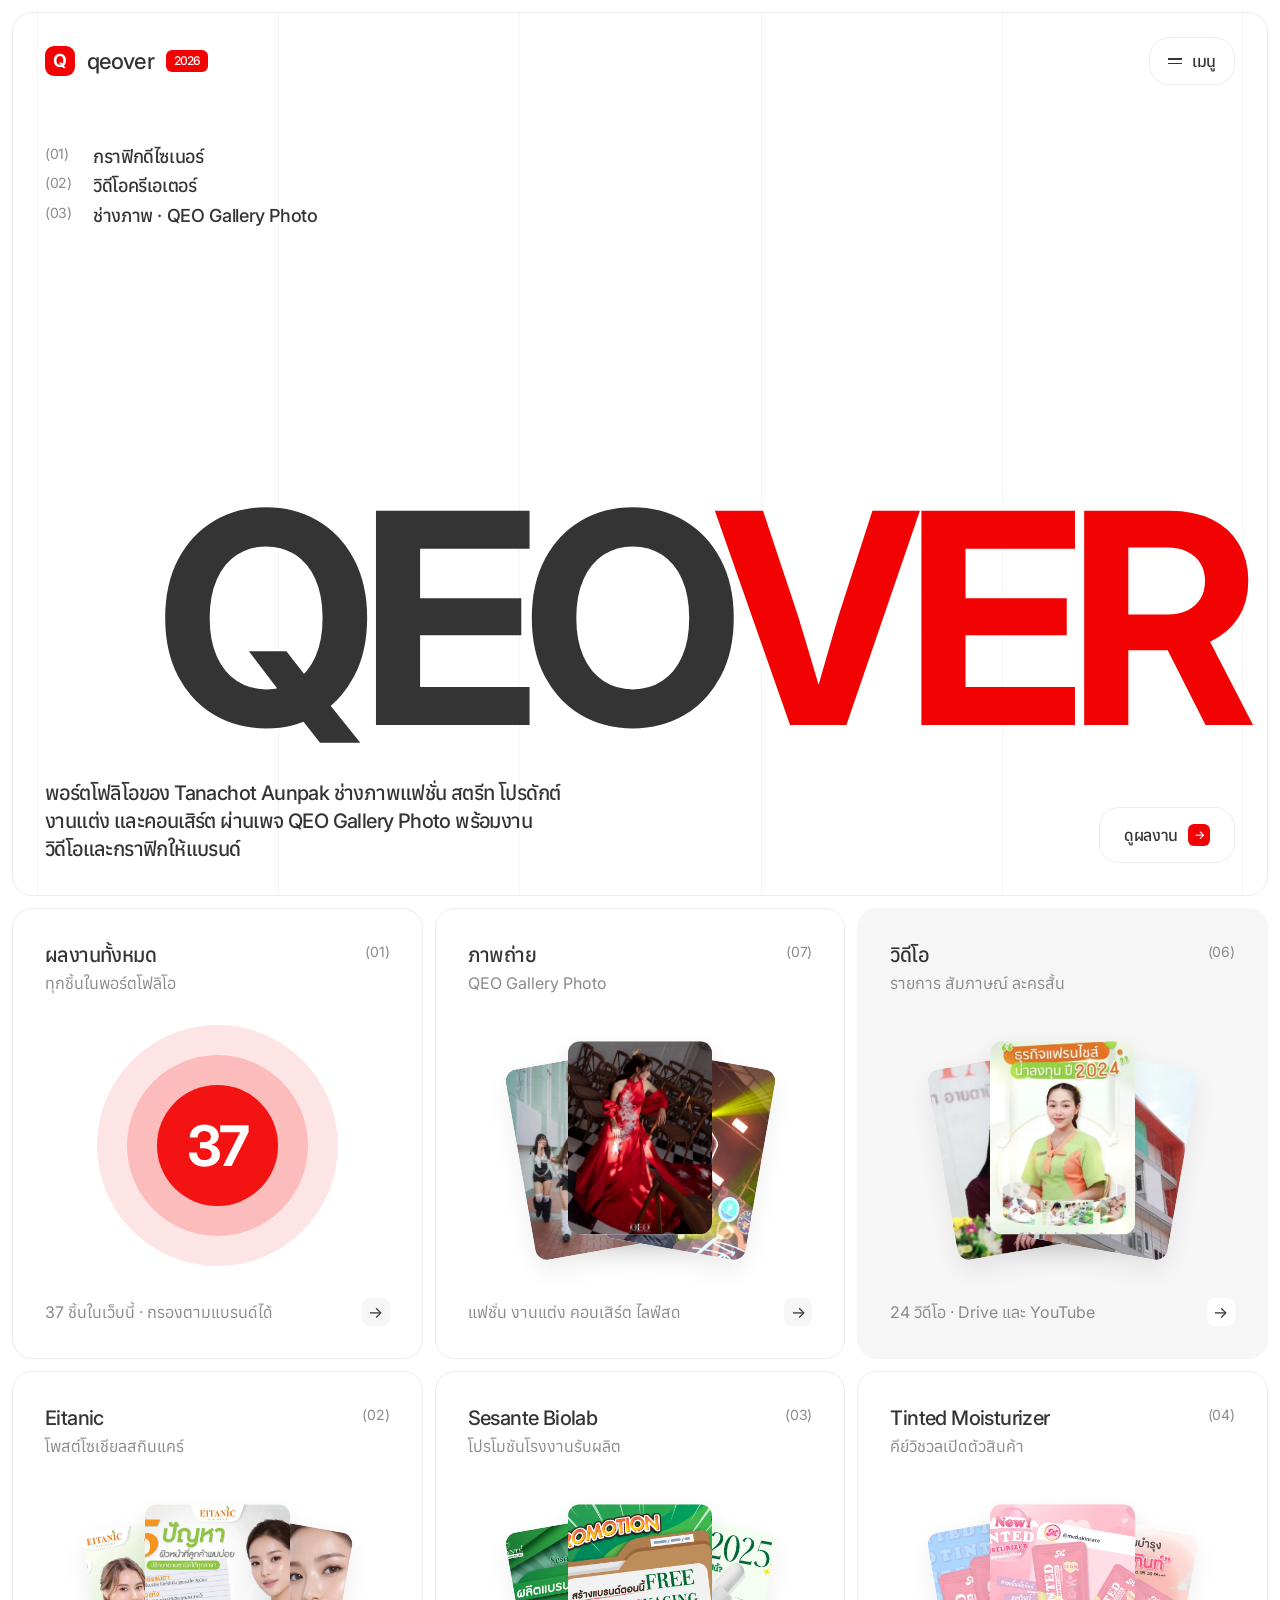
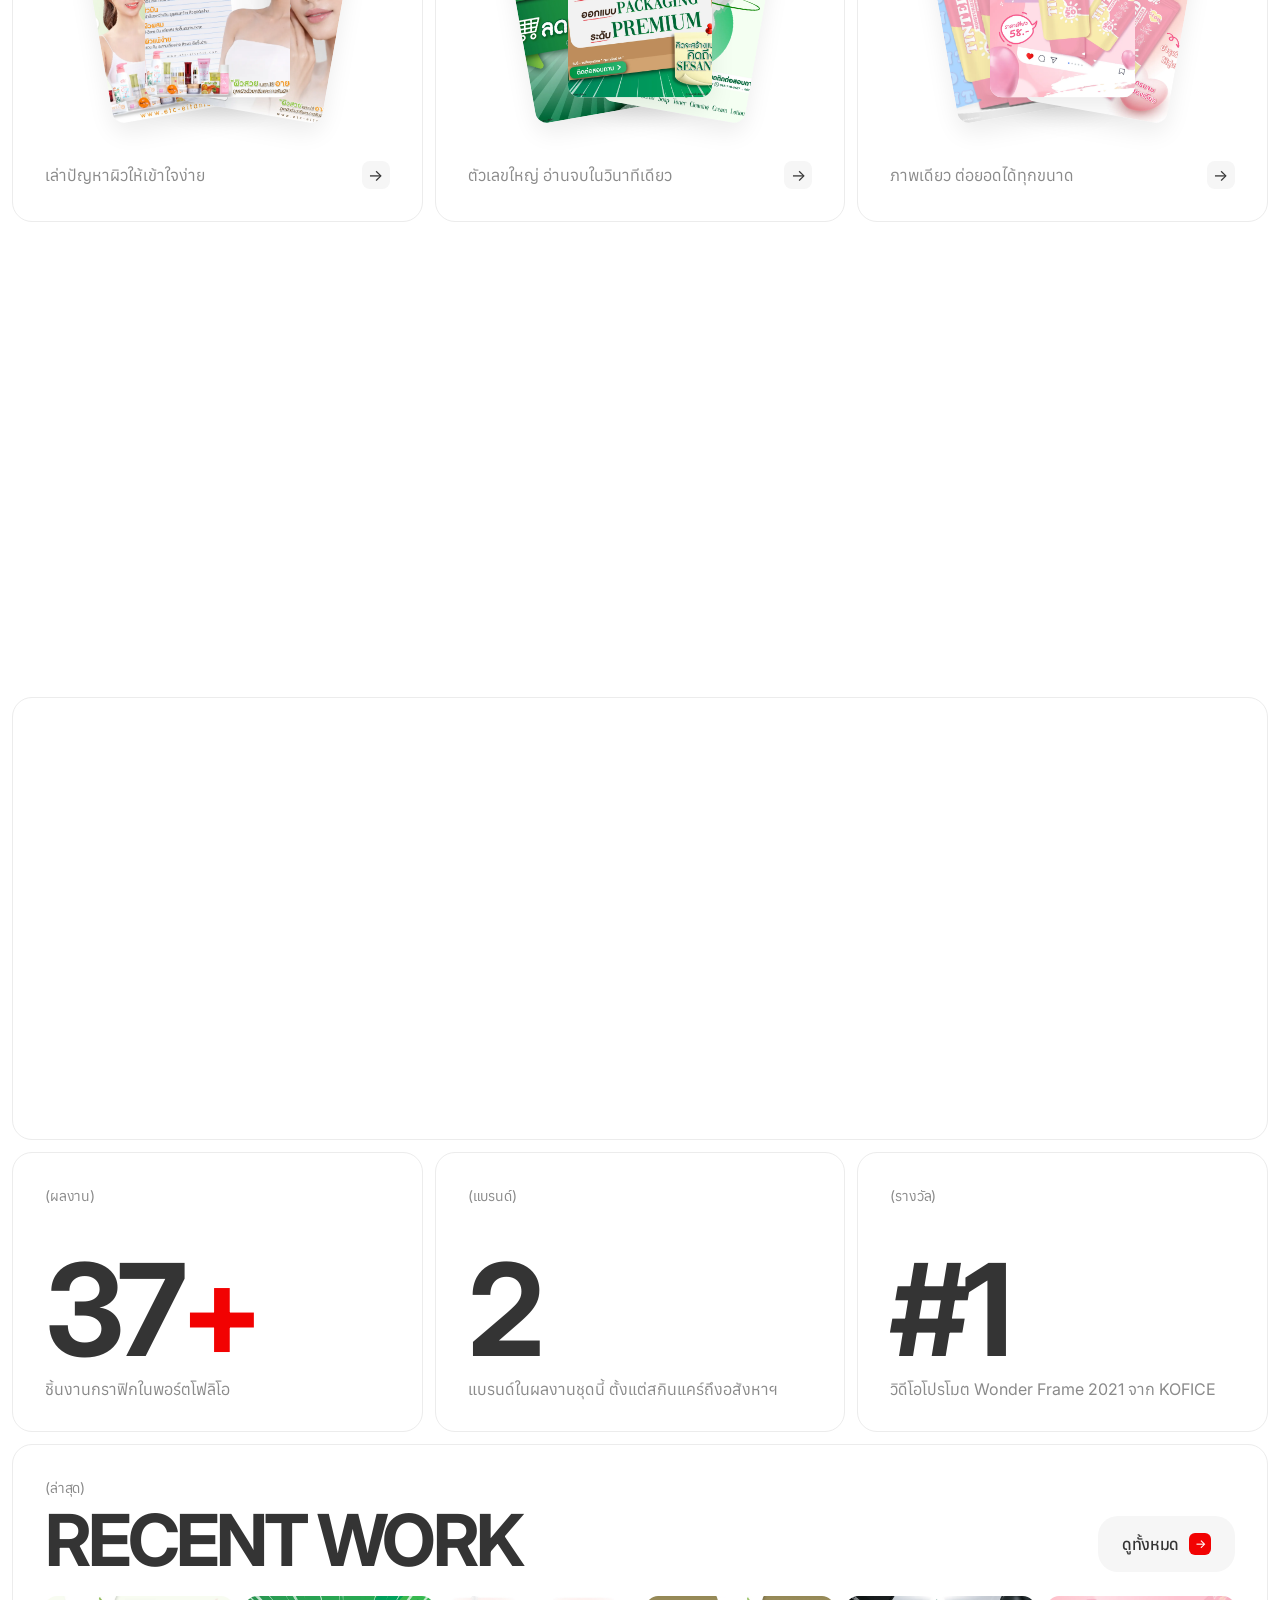
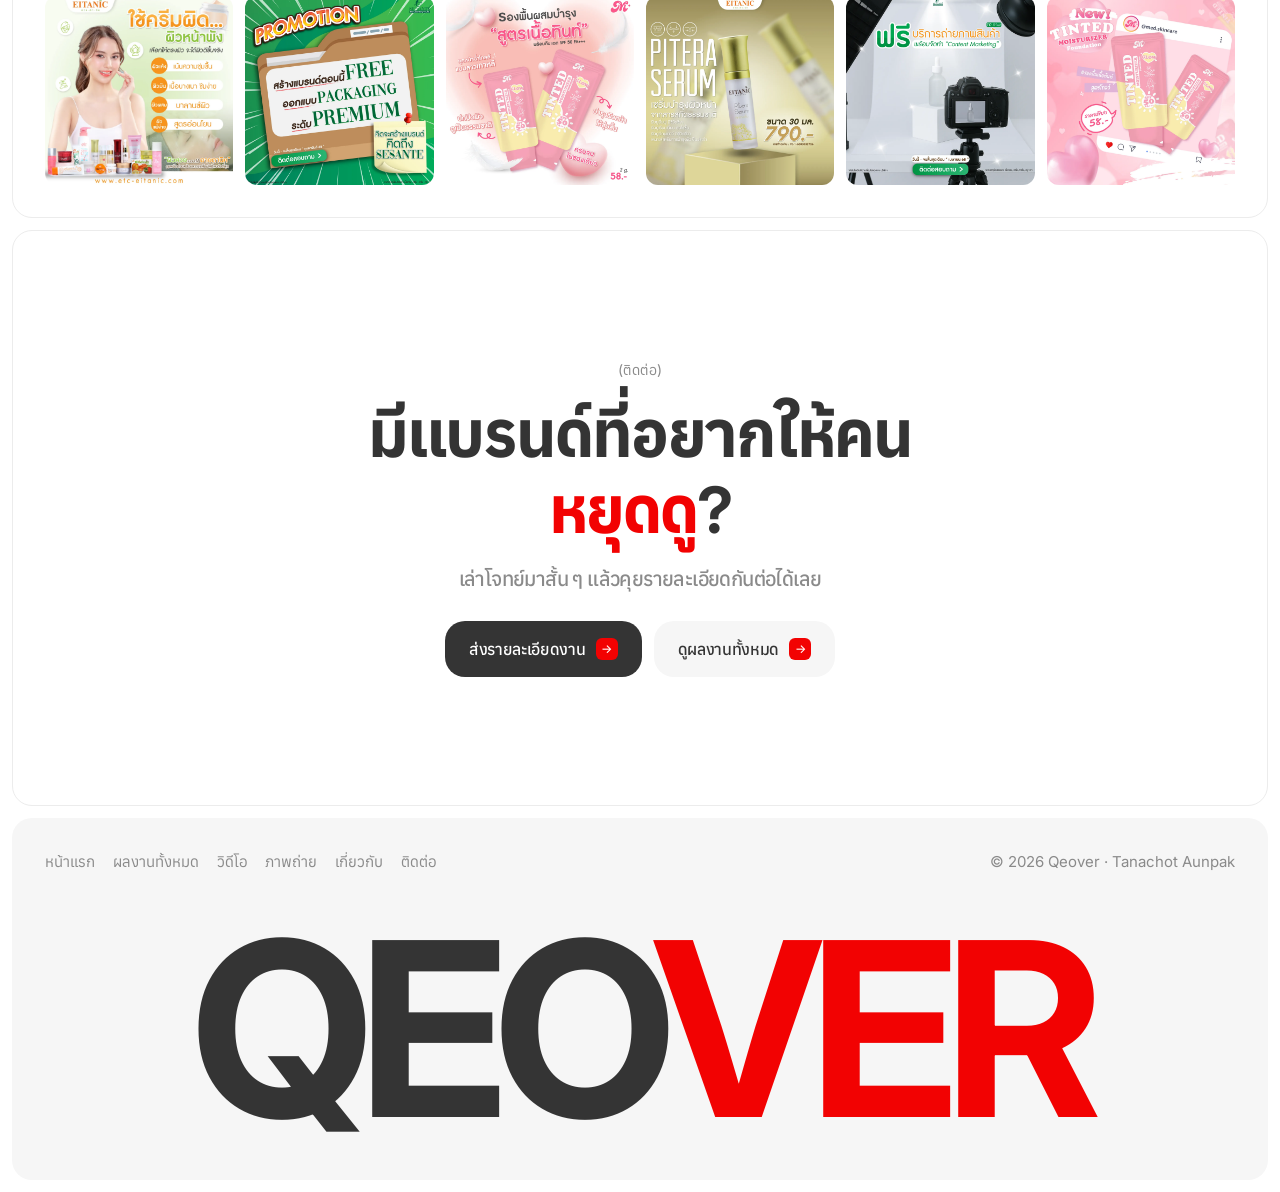
<file: index.html>
<!DOCTYPE html>
<html lang="th">
<head>
<meta charset="utf-8">
<meta name="viewport" content="width=device-width, initial-scale=1">
<title>Qeover — พอร์ตโฟลิโอ Tanachot Aunpak กราฟิกดีไซเนอร์และวิดีโอครีเอเตอร์</title>
<meta name="description" content="พอร์ตโฟลิโอ Tanachot Aunpak งานโฆษณาออนไลน์ คีย์วิชวลสินค้า แบนเนอร์ ริชเมนู LINE OA และวิดีโอ">
<link rel="preconnect" href="https://fonts.googleapis.com">
<link rel="preconnect" href="https://fonts.gstatic.com" crossorigin>
<link href="https://fonts.googleapis.com/css2?family=Inter:opsz,wght@14..32,400..700&family=Anuphan:wght@400;500;700&display=swap" rel="stylesheet">
<link rel="stylesheet" href="assets/style.css">
<script type="application/ld+json">{"@context":"https://schema.org","@type":"Person","name":"Tanachot Aunpak","brand":"Qeover","jobTitle":"Graphic Designer and Video Creator","award":"2nd place, Promotional Video, 2021 Wonder Frame: Video and Photo Contest (KOFICE)"}</script>
</head>
<body>
<main class="stack" id="top">
<section class="panel dark hero">
    <div class="vlines"><i></i><i></i><i></i><i></i><i></i></div>
    <span class="glow a"></span><span class="glow b"></span>
    <div class="bar">
      <a href="index.html" class="logo bi" style="--n:0" aria-label="Qeover หน้าแรก"><span class="mk">Q</span>qeover<span class="badge">2026</span></a>
      <div class="menu bi" style="--n:1"><button class="menu-btn" type="button" aria-expanded="false" aria-haspopup="true"><i><b></b><b></b></i>เมนู</button><nav class="menu-list" aria-label="เมนูหลัก"><a href="index.html" aria-current="page">หน้าแรก <span></span></a><a href="work.html">ผลงานทั้งหมด <span>(37)</span></a><hr><a href="eitanic.html">Eitanic <span>(02)</span></a><a href="sesante.html">Sesante Biolab <span>(03)</span></a><a href="tinted.html">Tinted Moisturizer <span>(04)</span></a><a href="phuriphat.html">Phuriphat Home <span>(05)</span></a><a href="video.html">วิดีโอ <span>(06)</span></a><a href="photo.html">ภาพถ่าย <span>(07)</span></a><hr><a href="about.html">เกี่ยวกับ <span></span></a><a href="contact.html">ติดต่อ <span>→</span></a></nav></div>
    </div>
    <div class="roles">
      <span class="bi" style="--n:2"><em>(01)</em>กราฟิกดีไซเนอร์</span>
      <span class="bi" style="--n:3"><em>(02)</em>วิดีโอครีเอเตอร์</span>
      <span class="bi" style="--n:4"><em>(03)</em>ช่างภาพ · QEO Gallery Photo</span>
    </div>
    <h1 class="disp fit"><span class="bi" style="--n:2;display:block">Qeo<span class="ac">ver</span></span></h1>
    <div class="foot">
      <p class="t20 bi" style="--n:4">พอร์ตโฟลิโอของ Tanachot Aunpak ช่างภาพแฟชั่น สตรีท โปรดักต์ งานแต่ง และคอนเสิร์ต ผ่านเพจ QEO Gallery Photo พร้อมงานวิดีโอและกราฟิกให้แบรนด์</p>
      <div class="bi" style="--n:5"><a href="work.html" class="btn light" ><span class="roll"><span>ดูผลงาน</span><span>ดูผลงาน</span></span><span class="ic">→</span></a></div>
    </div>
  </section>

  <section class="cgrid" aria-label="สารบัญ">
    <a href="work.html" class="panel card rv" style="--n:0">
      <div class="hd"><div><p class="t20">ผลงานทั้งหมด</p><p class="grey" style="margin-top:4px">ทุกชิ้นในพอร์ตโฟลิโอ</p></div><span class="num">(01)</span></div>
      <div class="vis"><div class="rings"><i></i><i></i><i></i><b>37</b></div></div>
      <div class="go"><span class="grey">37 ชิ้นในเว็บนี้ · กรองตามแบรนด์ได้</span><b>→</b></div>
    </a>
    <a href="photo.html" class="panel card rv" style="--n:1">
      <div class="hd"><div><p class="t20">ภาพถ่าย</p><p class="grey" style="margin-top:4px">QEO Gallery Photo</p></div><span class="num">(07)</span></div>
      <div class="vis"><div class="f"><img src="img/ph_p4_0.webp" alt="" loading="lazy"></div><div class="f"><img src="img/ph_p5_3.webp" alt="" loading="lazy"></div><div class="f"><img src="img/ph_p11_3.webp" alt="" loading="lazy"></div></div>
      <div class="go"><span class="grey">แฟชั่น งานแต่ง คอนเสิร์ต ไลฟ์สด</span><b>→</b></div>
    </a>
    <a href="video.html" class="panel card dark rv" style="--n:2">
      <div class="hd"><div><p class="t20">วิดีโอ</p><p class="grey" style="margin-top:4px">รายการ สัมภาษณ์ ละครสั้น</p></div><span class="num">(06)</span></div>
      <div class="vis"><div class="f"><img src="img/v_1tzj9fju.webp" alt="" loading="lazy"></div><div class="f"><img src="img/v_1C3UlmJU.webp" alt="" loading="lazy"></div><div class="f"><img src="img/v_13TFpoEt.webp" alt="" loading="lazy"></div></div>
      <div class="go"><span class="grey">24 วิดีโอ · Drive และ YouTube</span><b>→</b></div>
    </a>
    <a href="eitanic.html" class="panel card rv" style="--n:1">
      <div class="hd"><div><p class="t20">Eitanic</p><p class="grey" style="margin-top:4px">โพสต์โซเชียลสกินแคร์</p></div><span class="num">(02)</span></div>
      <div class="vis"><div class="f"><img src="img/e51.webp" alt="" loading="lazy"></div><div class="f"><img src="img/e49.webp" alt="" loading="lazy"></div><div class="f"><img src="img/e50.webp" alt="" loading="lazy"></div></div>
      <div class="go"><span class="grey">เล่าปัญหาผิวให้เข้าใจง่าย</span><b>→</b></div>
    </a>
    <a href="sesante.html" class="panel card rv" style="--n:2">
      <div class="hd"><div><p class="t20">Sesante Biolab</p><p class="grey" style="margin-top:4px">โปรโมชันโรงงานรับผลิต</p></div><span class="num">(03)</span></div>
      <div class="vis"><div class="f"><img src="img/s11.webp" alt="" loading="lazy"></div><div class="f"><img src="img/s16.webp" alt="" loading="lazy"></div><div class="f"><img src="img/s20.webp" alt="" loading="lazy"></div></div>
      <div class="go"><span class="grey">ตัวเลขใหญ่ อ่านจบในวินาทีเดียว</span><b>→</b></div>
    </a>
    <a href="tinted.html" class="panel card rv" style="--n:0">
      <div class="hd"><div><p class="t20">Tinted Moisturizer</p><p class="grey" style="margin-top:4px">คีย์วิชวลเปิดตัวสินค้า</p></div><span class="num">(04)</span></div>
      <div class="vis"><div class="f"><img src="img/t43.webp" alt="" loading="lazy"></div><div class="f"><img src="img/t38.webp" alt="" loading="lazy"></div><div class="f"><img src="img/t39.webp" alt="" loading="lazy"></div></div>
      <div class="go"><span class="grey">ภาพเดียว ต่อยอดได้ทุกขนาด</span><b>→</b></div>
    </a>
    <a href="phuriphat.html" class="panel card rv" style="--n:1">
      <div class="hd"><div><p class="t20">Phuriphat Home</p><p class="grey" style="margin-top:4px">โฆษณาโครงการบ้าน</p></div><span class="num">(05)</span></div>
      <div class="vis"><div class="f"><img src="img/h2.webp" alt="" loading="lazy"></div><div class="f"><img src="img/h1.webp" alt="" loading="lazy"></div><div class="f"><img src="img/h2.webp" alt="" loading="lazy"></div></div>
      <div class="go"><span class="grey">ทุกข้อมูลที่ผู้ซื้ออยากรู้ในภาพเดียว</span><b>→</b></div>
    </a>
    <a href="about.html#experience" class="panel card rv" style="--n:1">
      <div class="hd"><div><p class="t20">ประสบการณ์</p><p class="grey" style="margin-top:4px">ภาพ วิดีโอ และคอนเทนต์</p></div><span class="num">(08)</span></div>
      <div class="vis"><div class="rings"><i></i><i></i><i></i><b>2020</b></div></div>
      <div class="go"><span class="grey">ทำงานด้านภาพและวิดีโอตั้งแต่ปี 2020</span><b>→</b></div>
    </a>
    <a href="about.html#award" class="panel card dark rv" style="--n:2">
      <div class="hd"><div><p class="t20">รางวัล</p><p class="grey" style="margin-top:4px">การประกวดวิดีโอ</p></div><span class="num">(09)</span></div>
      <div class="vis"><span class="disp big">2<span class="ac">×</span></span></div>
      <div class="go"><span class="grey">Wonder Frame 2021 · Gen Me</span><b>→</b></div>
    </a>
  </section>

  <section class="panel stmt">
    <p class="t24 rv">ทุกชิ้นงานเริ่มจากคำถามเดียว <span class="grey">คนที่เลื่อนผ่านจะหยุดดูไหม แล้วจะทักมาถามหรือเปล่า ตั้งแต่โพสต์โปรโมชันประจำเดือน ไปจนถึงคีย์วิชวลเปิดตัวสินค้าใหม่ ทุกชิ้นออกแบบให้อ่านง่ายบนมือถือ</span></p>
    <div class="rv" style="--n:1"><a href="about.html" class="btn " ><span class="roll"><span>รู้จักกันมากขึ้น</span><span>รู้จักกันมากขึ้น</span></span><span class="ic">→</span></a></div>
  </section>

  <section class="stats">
    <div class="panel stat rv" style="--n:0"><span class="num">(ผลงาน)</span><div><b class="disp"><span class="cu" data-to="60">60</span><span class="ac">+</span></b><p class="grey" style="margin-top:12px">ชิ้นงานกราฟิกในพอร์ตโฟลิโอ</p></div></div>
    <div class="panel stat rv" style="--n:1"><span class="num">(แบรนด์)</span><div><b class="disp"><span class="cu" data-to="4">4</span></b><p class="grey" style="margin-top:12px">แบรนด์ในผลงานชุดนี้ ตั้งแต่สกินแคร์ถึงอสังหาฯ</p></div></div>
    <div class="panel stat rv" style="--n:2"><span class="num">(รางวัล)</span><div><b class="disp">#<span class="cu" data-to="2">2</span></b><p class="grey" style="margin-top:12px">วิดีโอโปรโมต Wonder Frame 2021 จาก KOFICE</p></div></div>
  </section>

  <section class="panel">
    <div class="strip-head"><div><span class="num rv">(ล่าสุด)</span><h2 class="disp rv" style="--n:1;font-size:clamp(56px,5.6vw,88px);margin-top:10px">Recent work</h2></div><div class="rv" style="--n:2"><a href="work.html" class="btn ghost" ><span class="roll"><span>ดูทั้งหมด</span><span>ดูทั้งหมด</span></span><span class="ic">→</span></a></div></div>
    <div class="strip"><a href="work.html" class="rv" style="--n:0" aria-label="โพสต์ครีมบำรุงผิว Eitanic พร้อมนางแบบและสินค้า"><img src="img/e51.webp" alt="โพสต์ครีมบำรุงผิว Eitanic พร้อมนางแบบและสินค้า" width="1200" height="1200" loading="lazy" decoding="async" ></a><a href="work.html" class="rv" style="--n:1" aria-label="โพสต์โปรโมชันออกแบบแพ็กเกจจิ้งฟรี"><img src="img/s16.webp" alt="โพสต์โปรโมชันออกแบบแพ็กเกจจิ้งฟรี" width="1400" height="1400" loading="lazy" decoding="async" ></a><a href="work.html" class="rv" style="--n:2" aria-label="โพสต์รองพื้นผสมบำรุงสูตรเนื้อทินท์ ราคา 58 บาท"><img src="img/t39.webp" alt="โพสต์รองพื้นผสมบำรุงสูตรเนื้อทินท์ ราคา 58 บาท" width="1400" height="1400" loading="lazy" decoding="async" ></a><a href="work.html" class="rv" style="--n:3" aria-label="โพสต์สินค้า Pitera Serum ราคา 790 บาท"><img src="img/e34.webp" alt="โพสต์สินค้า Pitera Serum ราคา 790 บาท" width="1400" height="1400" loading="lazy" decoding="async" ></a><a href="work.html" class="rv" style="--n:4" aria-label="โพสต์ฟรีบริการถ่ายภาพสินค้า"><img src="img/s21.webp" alt="โพสต์ฟรีบริการถ่ายภาพสินค้า" width="1400" height="1400" loading="lazy" decoding="async" ></a><a href="work.html" class="rv" style="--n:5" aria-label="โพสต์สไตล์ Instagram เปิดตัว Tinted Moisturizer"><img src="img/t38.webp" alt="โพสต์สไตล์ Instagram เปิดตัว Tinted Moisturizer" width="1400" height="1400" loading="lazy" decoding="async" ></a></div>
  </section>

  <section class="panel cta">
    <span class="num rv">(ติดต่อ)</span>
    <h2 class="th-disp rv" style="--n:1">มีแบรนด์ที่อยากให้คน<span class="ac">หยุดดู</span>?</h2>
    <p class="t20 grey rv" style="--n:2;margin-top:16px">เล่าโจทย์มาสั้น ๆ แล้วคุยรายละเอียดกันต่อได้เลย</p>
    <div class="btns rv" style="--n:3"><a href="contact.html" class="btn " ><span class="roll"><span>ส่งรายละเอียดงาน</span><span>ส่งรายละเอียดงาน</span></span><span class="ic">→</span></a><a href="work.html" class="btn ghost" ><span class="roll"><span>ดูผลงานทั้งหมด</span><span>ดูผลงานทั้งหมด</span></span><span class="ic">→</span></a></div>
  </section>
  <footer class="panel dark foot-panel">
    <div class="row"><nav aria-label="ลิงก์ท้ายเว็บ"><a href="index.html">หน้าแรก</a><a href="work.html">ผลงานทั้งหมด</a><a href="video.html">วิดีโอ</a><a href="photo.html">ภาพถ่าย</a><a href="about.html">เกี่ยวกับ</a><a href="contact.html">ติดต่อ</a></nav><span>© 2026 Qeover · Tanachot Aunpak</span></div>
    <div class="mega disp fit">Qeo<span class="ac">ver</span></div>
  </footer>
</main>

<script src="assets/site.js"></script>
</body>
</html>
</file>
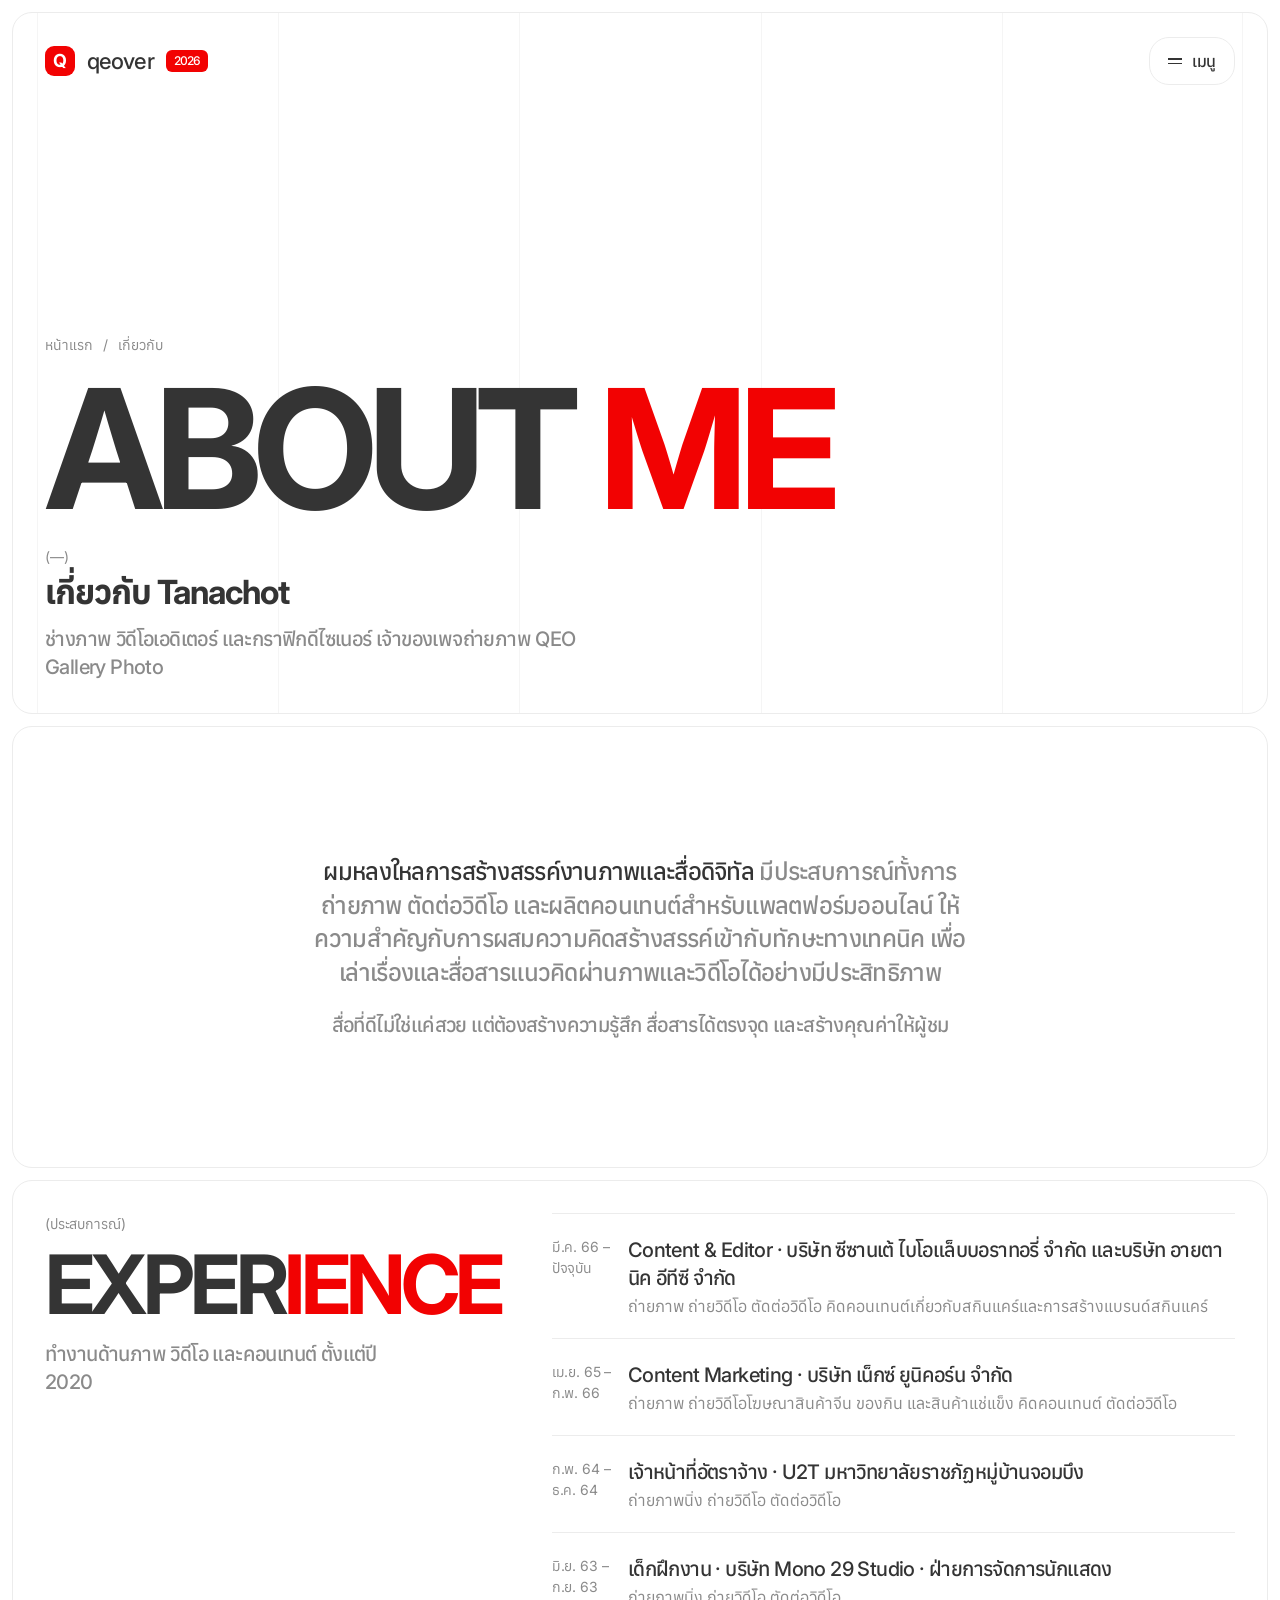
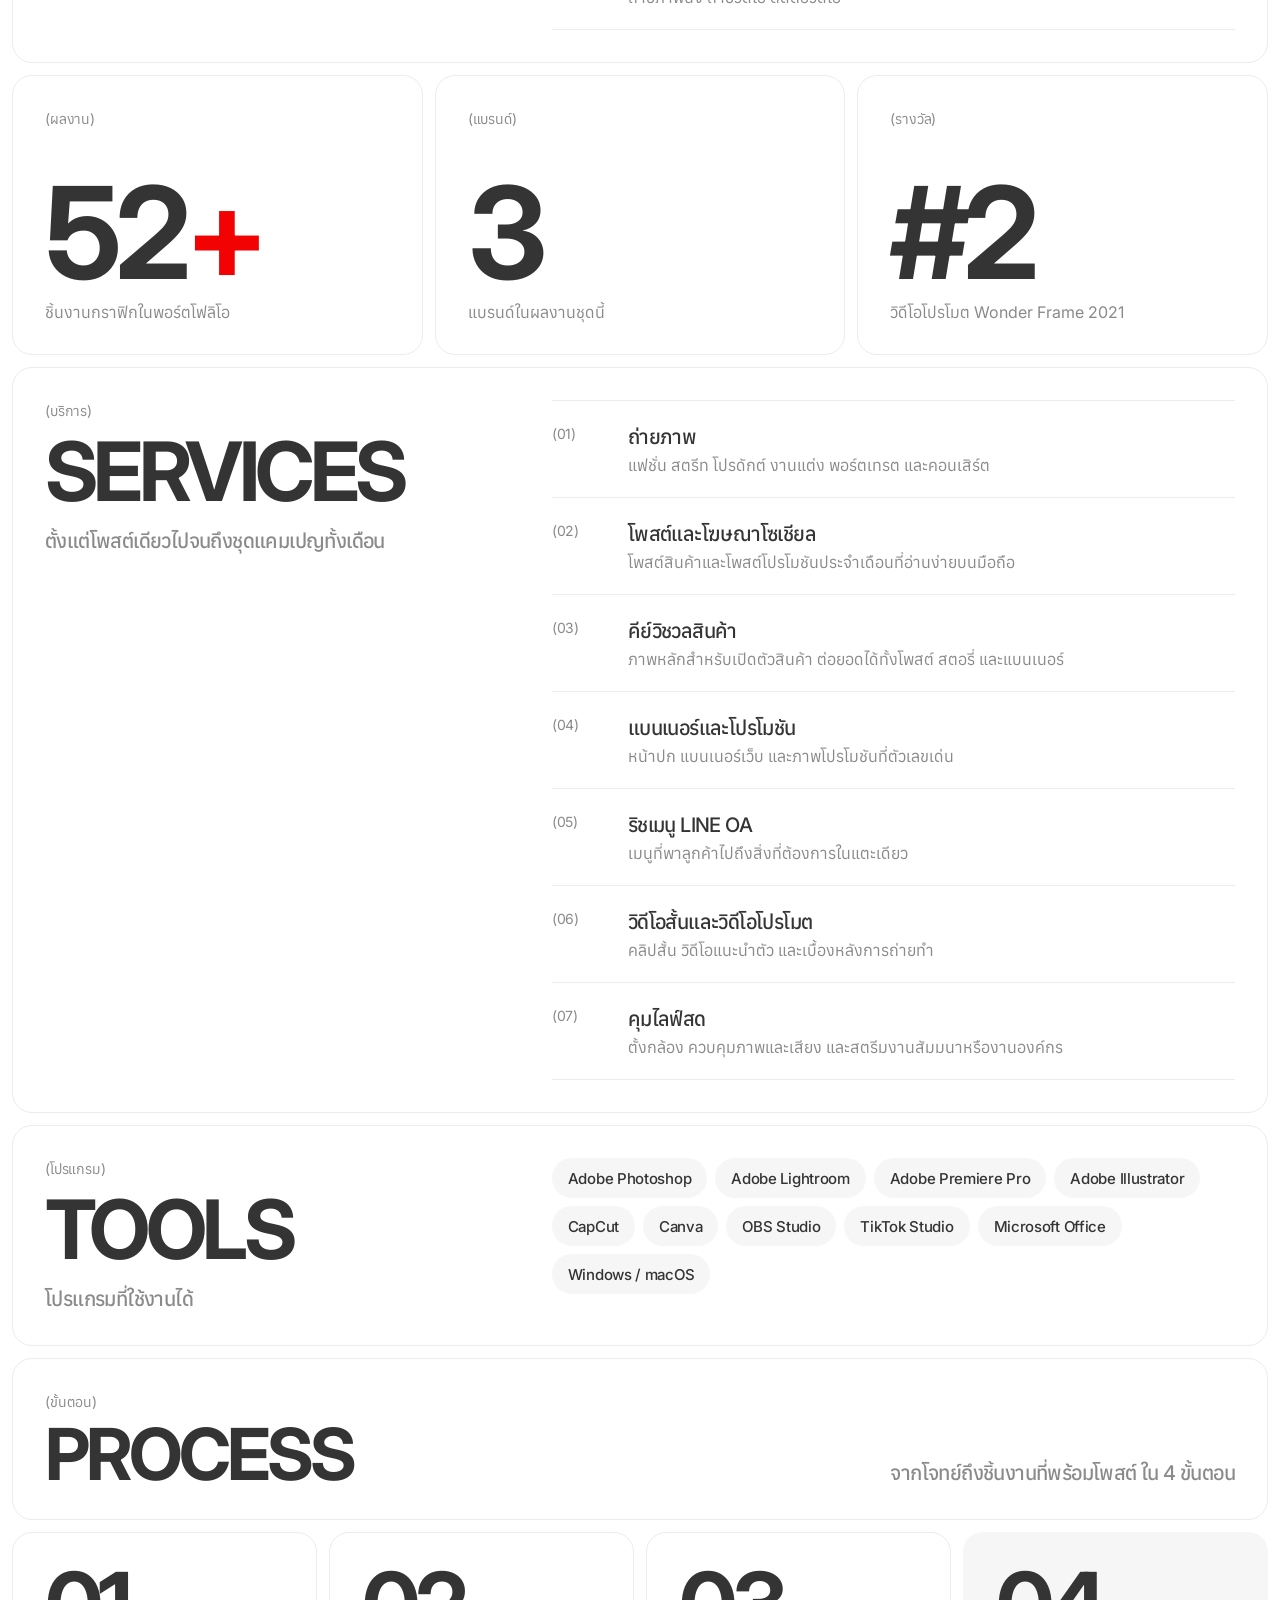
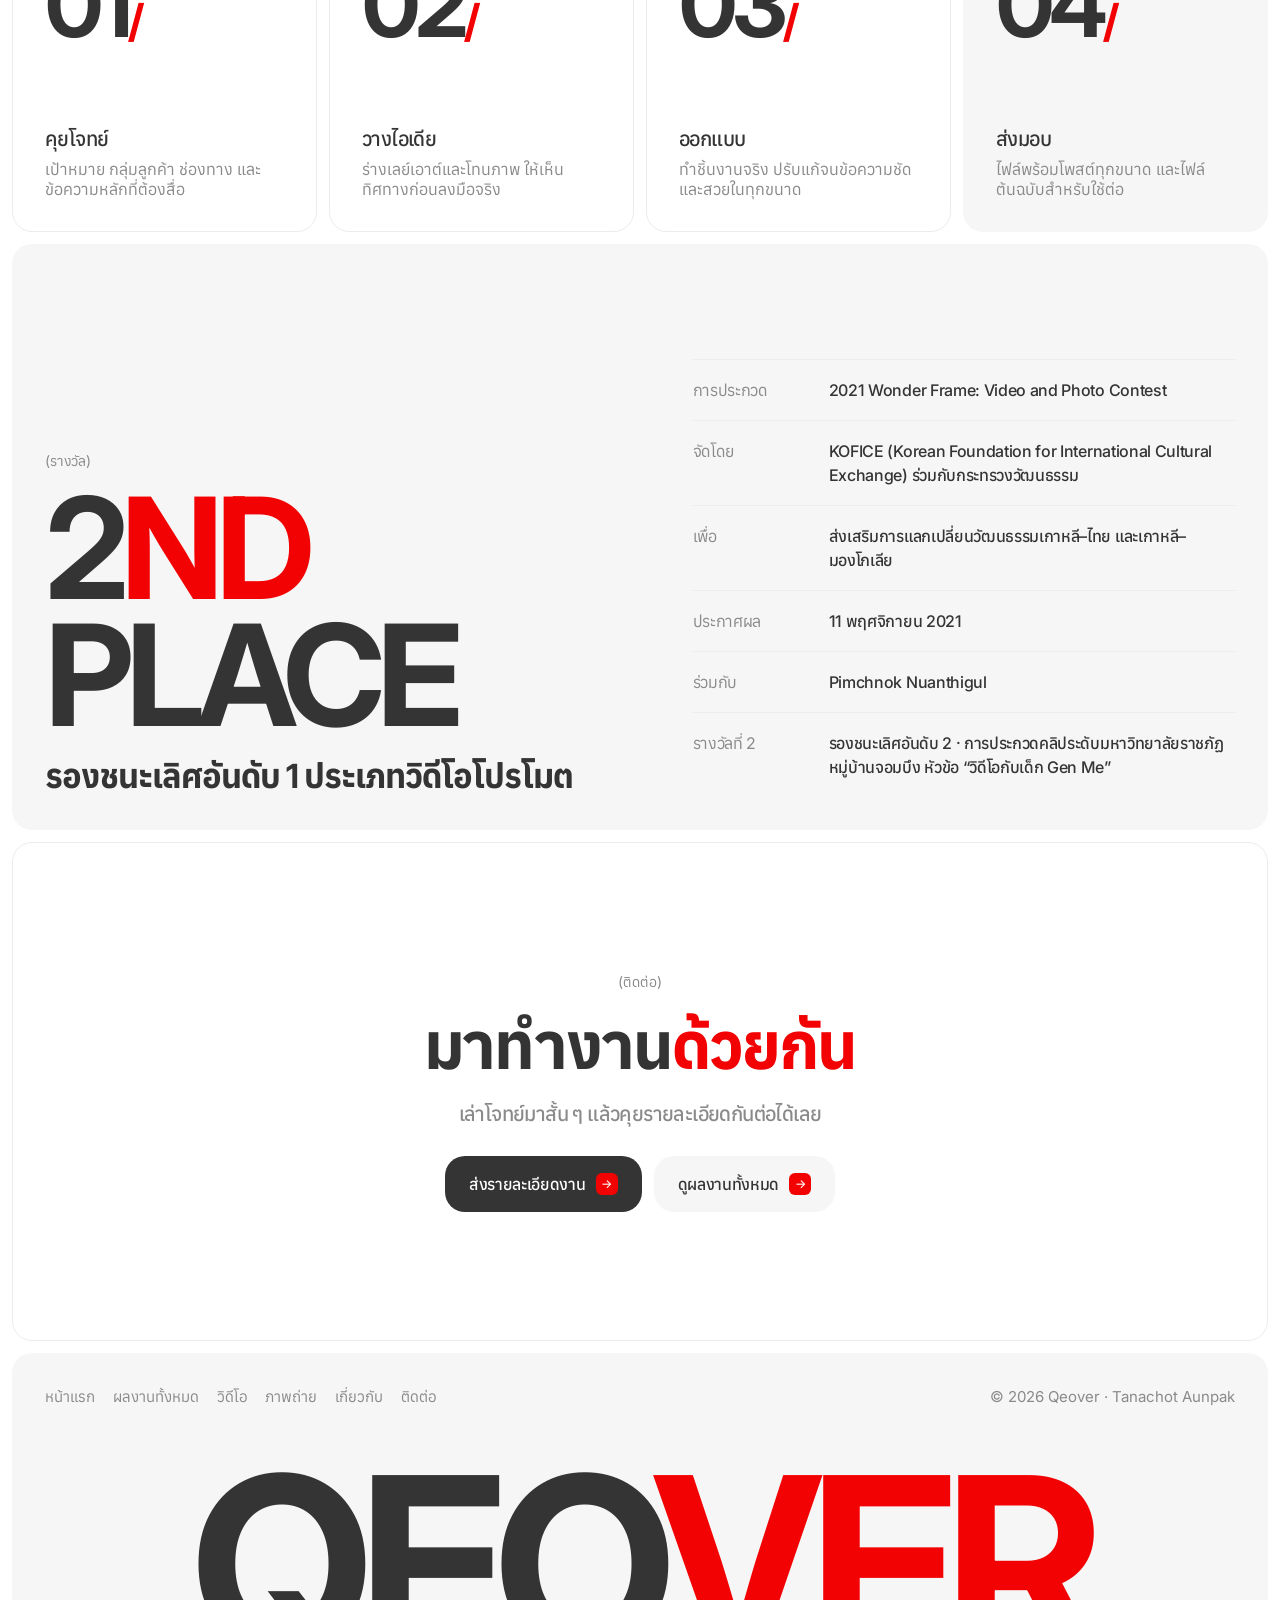
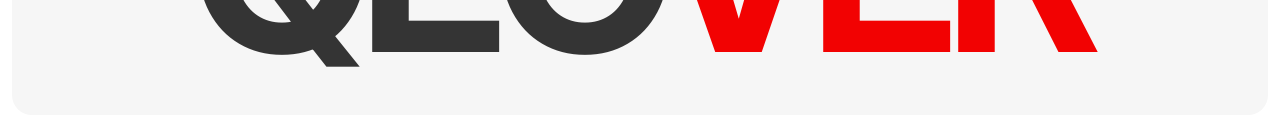
<file: about.html>
<!DOCTYPE html>
<html lang="th">
<head>
<meta charset="utf-8">
<meta name="viewport" content="width=device-width, initial-scale=1">
<title>เกี่ยวกับ — Qeover</title>
<meta name="description" content="Tanachot Aunpak ช่างภาพ วิดีโอเอดิเตอร์ และกราฟิกดีไซเนอร์ ประสบการณ์ บริการ โปรแกรม และรางวัล">
<link rel="preconnect" href="https://fonts.googleapis.com">
<link rel="preconnect" href="https://fonts.gstatic.com" crossorigin>
<link href="https://fonts.googleapis.com/css2?family=Inter:opsz,wght@14..32,400..700&family=Anuphan:wght@400;500;700&display=swap" rel="stylesheet">
<link rel="stylesheet" href="assets/style.css">
<script type="application/ld+json">{"@context":"https://schema.org","@type":"Person","name":"Tanachot Aunpak","brand":"Qeover","jobTitle":"Graphic Designer and Video Creator","award":"2nd place, Promotional Video, 2021 Wonder Frame: Video and Photo Contest (KOFICE)"}</script>
</head>
<body>
<main class="stack" id="top">
<section class="panel dark phead">
    <div class="vlines"><i></i><i></i><i></i><i></i><i></i></div>
    <span class="glow a"></span>
    <div class="bar">
      <a href="index.html" class="logo bi" style="--n:0" aria-label="Qeover หน้าแรก"><span class="mk">Q</span>qeover<span class="badge">2026</span></a>
      <div class="menu bi" style="--n:1"><button class="menu-btn" type="button" aria-expanded="false" aria-haspopup="true"><i><b></b><b></b></i>เมนู</button><nav class="menu-list" aria-label="เมนูหลัก"><a href="index.html">หน้าแรก <span></span></a><a href="work.html">ผลงานทั้งหมด <span>(37)</span></a><hr><a href="eitanic.html">Eitanic <span>(02)</span></a><a href="sesante.html">Sesante Biolab <span>(03)</span></a><a href="tinted.html">Tinted Moisturizer <span>(04)</span></a><a href="phuriphat.html">Phuriphat Home <span>(05)</span></a><a href="video.html">วิดีโอ <span>(06)</span></a><a href="photo.html">ภาพถ่าย <span>(07)</span></a><hr><a href="about.html" aria-current="page">เกี่ยวกับ <span></span></a><a href="contact.html">ติดต่อ <span>→</span></a></nav></div>
    </div>
    <div class="in">
      <div class="crumb bi" style="--n:1"><a href="index.html">หน้าแรก</a><span>/</span><span>เกี่ยวกับ</span></div>
      <h1 class="disp fit bi" style="--n:2">About <span class="ac">me</span></h1>
      <div class="row"><div><p class="num bi" style="--n:3">(—)</p><p class="th-disp bi" style="--n:3;font-size:clamp(26px,2.6vw,40px);margin-top:6px">เกี่ยวกับ Tanachot</p><p class="t20 grey bi" style="--n:4;margin-top:12px;max-width:560px">ช่างภาพ วิดีโอเอดิเตอร์ และกราฟิกดีไซเนอร์ เจ้าของเพจถ่ายภาพ QEO Gallery Photo</p></div></div>
    </div>
  </section>
  <section class="panel stmt">
    <p class="t24 rv">ผมหลงใหลการสร้างสรรค์งานภาพและสื่อดิจิทัล <span class="grey">มีประสบการณ์ทั้งการถ่ายภาพ ตัดต่อวิดีโอ และผลิตคอนเทนต์สำหรับแพลตฟอร์มออนไลน์ ให้ความสำคัญกับการผสมความคิดสร้างสรรค์เข้ากับทักษะทางเทคนิค เพื่อเล่าเรื่องและสื่อสารแนวคิดผ่านภาพและวิดีโอได้อย่างมีประสิทธิภาพ</span></p>
    <p class="t20 grey rv" style="--n:1;margin-top:22px">สื่อที่ดีไม่ใช่แค่สวย แต่ต้องสร้างความรู้สึก สื่อสารได้ตรงจุด และสร้างคุณค่าให้ผู้ชม</p>
  </section>
  <section class="panel split" id="experience">
    <div><span class="num rv">(ประสบการณ์)</span><h2 class="disp fit rv" style="--n:1;margin-top:14px">Exper<span class="ac">ience</span></h2><p class="t20 grey rv" style="--n:2;margin-top:18px;max-width:28ch">ทำงานด้านภาพ วิดีโอ และคอนเทนต์ ตั้งแต่ปี 2020</p></div>
    <div><div class="srow rv"><span class="num">มี.ค. 66 – ปัจจุบัน</span><div><p class="t20">Content & Editor · บริษัท ซีซานเต้ ไบโอแล็บบอราทอรี่ จำกัด และบริษัท อายตานิค อีทีซี จำกัด</p><p class="grey">ถ่ายภาพ ถ่ายวิดีโอ ตัดต่อวิดีโอ คิดคอนเทนต์เกี่ยวกับสกินแคร์และการสร้างแบรนด์สกินแคร์</p></div></div><div class="srow rv"><span class="num">เม.ย. 65 – ก.พ. 66</span><div><p class="t20">Content Marketing · บริษัท เน็กซ์ ยูนิคอร์น จำกัด</p><p class="grey">ถ่ายภาพ ถ่ายวิดีโอโฆษณาสินค้าจีน ของกิน และสินค้าแช่แข็ง คิดคอนเทนต์ ตัดต่อวิดีโอ</p></div></div><div class="srow rv"><span class="num">ก.พ. 64 – ธ.ค. 64</span><div><p class="t20">เจ้าหน้าที่อัตราจ้าง · U2T มหาวิทยาลัยราชภัฏหมู่บ้านจอมบึง</p><p class="grey">ถ่ายภาพนิ่ง ถ่ายวิดีโอ ตัดต่อวิดีโอ</p></div></div><div class="srow rv"><span class="num">มิ.ย. 63 – ก.ย. 63</span><div><p class="t20">เด็กฝึกงาน · บริษัท Mono 29 Studio · ฝ่ายการจัดการนักแสดง</p><p class="grey">ถ่ายภาพนิ่ง ถ่ายวิดีโอ ตัดต่อวิดีโอ</p></div></div></div>
  </section>
  <section class="stats">
    <div class="panel stat rv" style="--n:0"><span class="num">(ผลงาน)</span><div><b class="disp"><span class="cu" data-to="60">60</span><span class="ac">+</span></b><p class="grey" style="margin-top:12px">ชิ้นงานกราฟิกในพอร์ตโฟลิโอ</p></div></div>
    <div class="panel stat rv" style="--n:1"><span class="num">(แบรนด์)</span><div><b class="disp"><span class="cu" data-to="4">4</span></b><p class="grey" style="margin-top:12px">แบรนด์ในผลงานชุดนี้</p></div></div>
    <div class="panel stat rv" style="--n:2"><span class="num">(รางวัล)</span><div><b class="disp">#<span class="cu" data-to="2">2</span></b><p class="grey" style="margin-top:12px">วิดีโอโปรโมต Wonder Frame 2021</p></div></div>
  </section>
  <section class="panel split" id="services">
    <div><span class="num rv">(บริการ)</span><h2 class="disp rv" style="--n:1;margin-top:14px">Services</h2><p class="t20 grey rv" style="--n:2;margin-top:18px;max-width:28ch">ตั้งแต่โพสต์เดียวไปจนถึงชุดแคมเปญทั้งเดือน</p></div>
    <div>
      <div class="srow rv"><span class="num">(01)</span><div><p class="t20">ถ่ายภาพ</p><p class="grey">แฟชั่น สตรีท โปรดักต์ งานแต่ง พอร์ตเทรต และคอนเสิร์ต</p></div></div>
      <div class="srow rv"><span class="num">(02)</span><div><p class="t20">โพสต์และโฆษณาโซเชียล</p><p class="grey">โพสต์สินค้าและโพสต์โปรโมชันประจำเดือนที่อ่านง่ายบนมือถือ</p></div></div>
      <div class="srow rv"><span class="num">(03)</span><div><p class="t20">คีย์วิชวลสินค้า</p><p class="grey">ภาพหลักสำหรับเปิดตัวสินค้า ต่อยอดได้ทั้งโพสต์ สตอรี่ และแบนเนอร์</p></div></div>
      <div class="srow rv"><span class="num">(04)</span><div><p class="t20">แบนเนอร์และโปรโมชัน</p><p class="grey">หน้าปก แบนเนอร์เว็บ และภาพโปรโมชันที่ตัวเลขเด่น</p></div></div>
      <div class="srow rv"><span class="num">(05)</span><div><p class="t20">ริชเมนู LINE OA</p><p class="grey">เมนูที่พาลูกค้าไปถึงสิ่งที่ต้องการในแตะเดียว</p></div></div>
      <div class="srow rv"><span class="num">(06)</span><div><p class="t20">วิดีโอสั้นและวิดีโอโปรโมต</p><p class="grey">คลิปสั้น วิดีโอแนะนำตัว และเบื้องหลังการถ่ายทำ</p></div></div>
      <div class="srow rv"><span class="num">(07)</span><div><p class="t20">คุมไลฟ์สด</p><p class="grey">ตั้งกล้อง ควบคุมภาพและเสียง และสตรีมงานสัมมนาหรืองานองค์กร</p></div></div>
    </div>
  </section>
  <section class="panel split" id="tools">
    <div><span class="num rv">(โปรแกรม)</span><h2 class="disp rv" style="--n:1;margin-top:14px">Tools</h2><p class="t20 grey rv" style="--n:2;margin-top:18px;max-width:28ch">โปรแกรมที่ใช้งานได้</p></div>
    <div class="chips rv" style="align-content:start"><span class="chip" style="cursor:default">Adobe Photoshop</span><span class="chip" style="cursor:default">Adobe Lightroom</span><span class="chip" style="cursor:default">Adobe Premiere Pro</span><span class="chip" style="cursor:default">Adobe Illustrator</span><span class="chip" style="cursor:default">CapCut</span><span class="chip" style="cursor:default">Canva</span><span class="chip" style="cursor:default">OBS Studio</span><span class="chip" style="cursor:default">TikTok Studio</span><span class="chip" style="cursor:default">Microsoft Office</span><span class="chip" style="cursor:default">Windows / macOS</span></div>
  </section>
  <section class="panel strip-head" style="padding-bottom:var(--pad)"><div><span class="num rv">(ขั้นตอน)</span><h2 class="disp rv" style="--n:1;font-size:clamp(56px,5.6vw,88px);margin-top:10px">Process</h2></div><p class="t20 grey rv" style="--n:2;max-width:32ch">จากโจทย์ถึงชิ้นงานที่พร้อมโพสต์ ใน 4 ขั้นตอน</p></section>
  <section class="steps">
    <div class="panel step rv" style="--n:0"><b class="disp">01<span class="ac">/</span></b><div><p class="t20">คุยโจทย์</p><p class="grey" style="margin-top:6px">เป้าหมาย กลุ่มลูกค้า ช่องทาง และข้อความหลักที่ต้องสื่อ</p></div></div>
    <div class="panel step rv" style="--n:1"><b class="disp">02<span class="ac">/</span></b><div><p class="t20">วางไอเดีย</p><p class="grey" style="margin-top:6px">ร่างเลย์เอาต์และโทนภาพ ให้เห็นทิศทางก่อนลงมือจริง</p></div></div>
    <div class="panel step rv" style="--n:2"><b class="disp">03<span class="ac">/</span></b><div><p class="t20">ออกแบบ</p><p class="grey" style="margin-top:6px">ทำชิ้นงานจริง ปรับแก้จนข้อความชัดและสวยในทุกขนาด</p></div></div>
    <div class="panel step dark rv" style="--n:3"><b class="disp">04<span class="ac">/</span></b><div><p class="t20">ส่งมอบ</p><p class="grey" style="margin-top:6px">ไฟล์พร้อมโพสต์ทุกขนาด และไฟล์ต้นฉบับสำหรับใช้ต่อ</p></div></div>
  </section>
  <section class="panel dark award" id="award">
    <span class="glow"></span>
    <div class="grid">
      <div><span class="num rv">(รางวัล)</span><h2 class="disp rv" style="--n:1;margin-top:14px">2<span class="ac">nd</span> Place</h2><p class="th-disp rv" style="--n:2">รองชนะเลิศอันดับ 1 ประเภทวิดีโอโปรโมต</p></div>
      <dl class="dl rv" style="--n:2">
        <div><dt>การประกวด</dt><dd>2021 Wonder Frame: Video and Photo Contest</dd></div>
        <div><dt>จัดโดย</dt><dd>KOFICE (Korean Foundation for International Cultural Exchange) ร่วมกับกระทรวงวัฒนธรรม</dd></div>
        <div><dt>เพื่อ</dt><dd>ส่งเสริมการแลกเปลี่ยนวัฒนธรรมเกาหลี–ไทย และเกาหลี–มองโกเลีย</dd></div>
        <div><dt>ประกาศผล</dt><dd>11 พฤศจิกายน 2021</dd></div>
        <div><dt>ร่วมกับ</dt><dd>Pimchnok Nuanthigul</dd></div>
        <div><dt>รางวัลที่ 2</dt><dd>รองชนะเลิศอันดับ 2 · การประกวดคลิประดับมหาวิทยาลัยราชภัฏหมู่บ้านจอมบึง หัวข้อ “วิดีโอกับเด็ก Gen Me”</dd></div>
      </dl>
    </div>
  </section>
  <section class="panel cta">
    <span class="num rv">(ติดต่อ)</span>
    <h2 class="th-disp rv" style="--n:1">มาทำงาน<span class="ac">ด้วยกัน</span></h2>
    <p class="t20 grey rv" style="--n:2;margin-top:16px">เล่าโจทย์มาสั้น ๆ แล้วคุยรายละเอียดกันต่อได้เลย</p>
    <div class="btns rv" style="--n:3"><a href="contact.html" class="btn " ><span class="roll"><span>ส่งรายละเอียดงาน</span><span>ส่งรายละเอียดงาน</span></span><span class="ic">→</span></a><a href="work.html" class="btn ghost" ><span class="roll"><span>ดูผลงานทั้งหมด</span><span>ดูผลงานทั้งหมด</span></span><span class="ic">→</span></a></div>
  </section>
  <footer class="panel dark foot-panel">
    <div class="row"><nav aria-label="ลิงก์ท้ายเว็บ"><a href="index.html">หน้าแรก</a><a href="work.html">ผลงานทั้งหมด</a><a href="video.html">วิดีโอ</a><a href="photo.html">ภาพถ่าย</a><a href="about.html">เกี่ยวกับ</a><a href="contact.html">ติดต่อ</a></nav><span>© 2026 Qeover · Tanachot Aunpak</span></div>
    <div class="mega disp fit">Qeo<span class="ac">ver</span></div>
  </footer>
</main>

<script src="assets/site.js"></script>
</body>
</html>
</file>
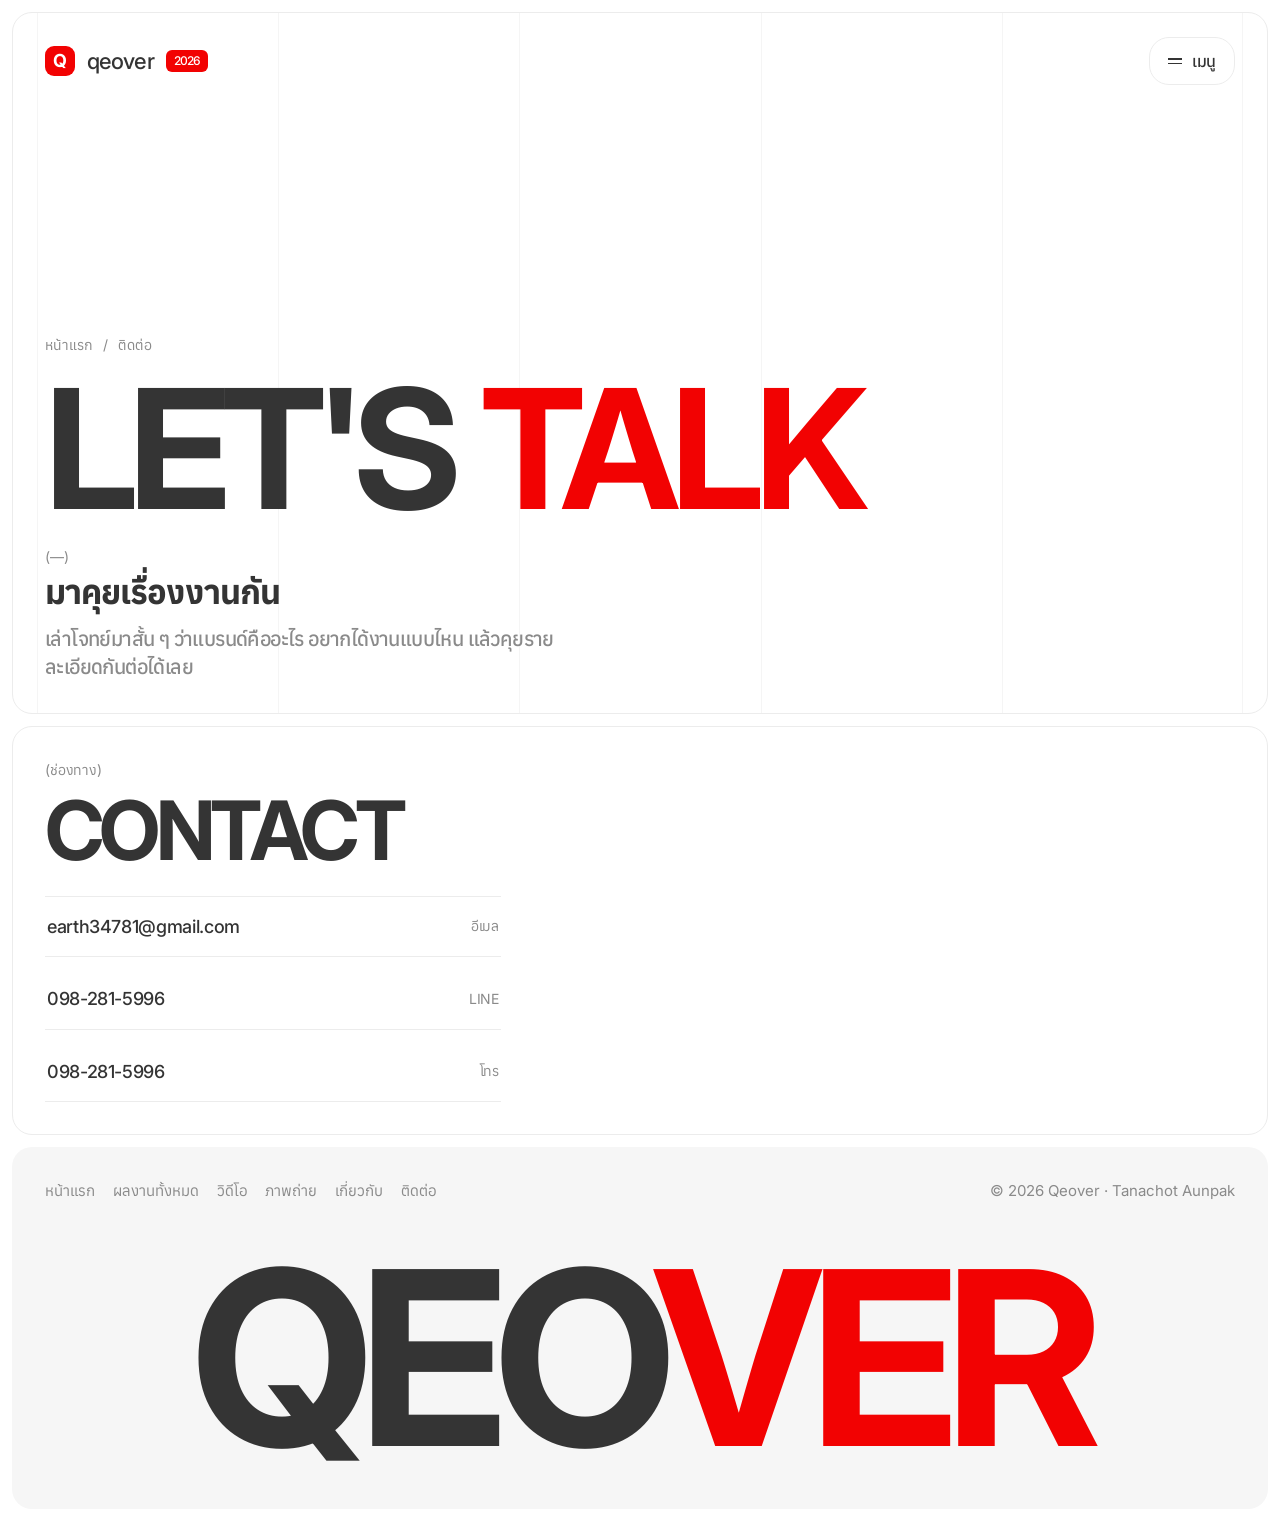
<file: contact.html>
<!DOCTYPE html>
<html lang="th">
<head>
<meta charset="utf-8">
<meta name="viewport" content="width=device-width, initial-scale=1">
<title>ติดต่อ — Qeover</title>
<meta name="description" content="ติดต่อ Tanachot Aunpak เพื่อจ้างงานออกแบบโฆษณาออนไลน์ คีย์วิชวล และวิดีโอ">
<link rel="preconnect" href="https://fonts.googleapis.com">
<link rel="preconnect" href="https://fonts.gstatic.com" crossorigin>
<link href="https://fonts.googleapis.com/css2?family=Inter:opsz,wght@14..32,400..700&family=Anuphan:wght@400;500;700&display=swap" rel="stylesheet">
<link rel="stylesheet" href="assets/style.css">
<script type="application/ld+json">{"@context":"https://schema.org","@type":"Person","name":"Tanachot Aunpak","brand":"Qeover","jobTitle":"Graphic Designer and Video Creator","award":"2nd place, Promotional Video, 2021 Wonder Frame: Video and Photo Contest (KOFICE)"}</script>
</head>
<body>
<main class="stack" id="top">
<section class="panel dark phead">
    <div class="vlines"><i></i><i></i><i></i><i></i><i></i></div>
    <span class="glow a"></span>
    <div class="bar">
      <a href="index.html" class="logo bi" style="--n:0" aria-label="Qeover หน้าแรก"><span class="mk">Q</span>qeover<span class="badge">2026</span></a>
      <div class="menu bi" style="--n:1"><button class="menu-btn" type="button" aria-expanded="false" aria-haspopup="true"><i><b></b><b></b></i>เมนู</button><nav class="menu-list" aria-label="เมนูหลัก"><a href="index.html">หน้าแรก <span></span></a><a href="work.html">ผลงานทั้งหมด <span>(37)</span></a><hr><a href="eitanic.html">Eitanic <span>(02)</span></a><a href="sesante.html">Sesante Biolab <span>(03)</span></a><a href="tinted.html">Tinted Moisturizer <span>(04)</span></a><a href="phuriphat.html">Phuriphat Home <span>(05)</span></a><a href="video.html">วิดีโอ <span>(06)</span></a><a href="photo.html">ภาพถ่าย <span>(07)</span></a><hr><a href="about.html">เกี่ยวกับ <span></span></a><a href="contact.html" aria-current="page">ติดต่อ <span>→</span></a></nav></div>
    </div>
    <div class="in">
      <div class="crumb bi" style="--n:1"><a href="index.html">หน้าแรก</a><span>/</span><span>ติดต่อ</span></div>
      <h1 class="disp fit bi" style="--n:2">Let's <span class="ac">talk</span></h1>
      <div class="row"><div><p class="num bi" style="--n:3">(—)</p><p class="th-disp bi" style="--n:3;font-size:clamp(26px,2.6vw,40px);margin-top:6px">มาคุยเรื่องงานกัน</p><p class="t20 grey bi" style="--n:4;margin-top:12px;max-width:560px">เล่าโจทย์มาสั้น ๆ ว่าแบรนด์คืออะไร อยากได้งานแบบไหน แล้วคุยรายละเอียดกันต่อได้เลย</p></div></div>
    </div>
  </section>
  <section class="split panel" id="form">
    <div>
      <span class="num rv">(ช่องทาง)</span><h2 class="disp rv" style="--n:1;margin-top:14px">Contact</h2>
      <div class="ways rv" style="--n:2;margin-top:28px">
        <a href="mailto:earth34781@gmail.com"><span>earth34781@gmail.com</span><small>อีเมล</small></a>
        <a href="https://line.me/ti/p/~0982815996" target="_blank" rel="noopener"><span>098-281-5996</span><small>LINE</small></a>
        <a href="tel:+66982815996"><span>098-281-5996</span><small>โทร</small></a>
      </div>
    </div>
  </section>
  <footer class="panel dark foot-panel">
    <div class="row"><nav aria-label="ลิงก์ท้ายเว็บ"><a href="index.html">หน้าแรก</a><a href="work.html">ผลงานทั้งหมด</a><a href="video.html">วิดีโอ</a><a href="photo.html">ภาพถ่าย</a><a href="about.html">เกี่ยวกับ</a><a href="contact.html">ติดต่อ</a></nav><span>© 2026 Qeover · Tanachot Aunpak</span></div>
    <div class="mega disp fit">Qeo<span class="ac">ver</span></div>
  </footer>
</main>

<script src="assets/site.js"></script>
</body>
</html>
</file>
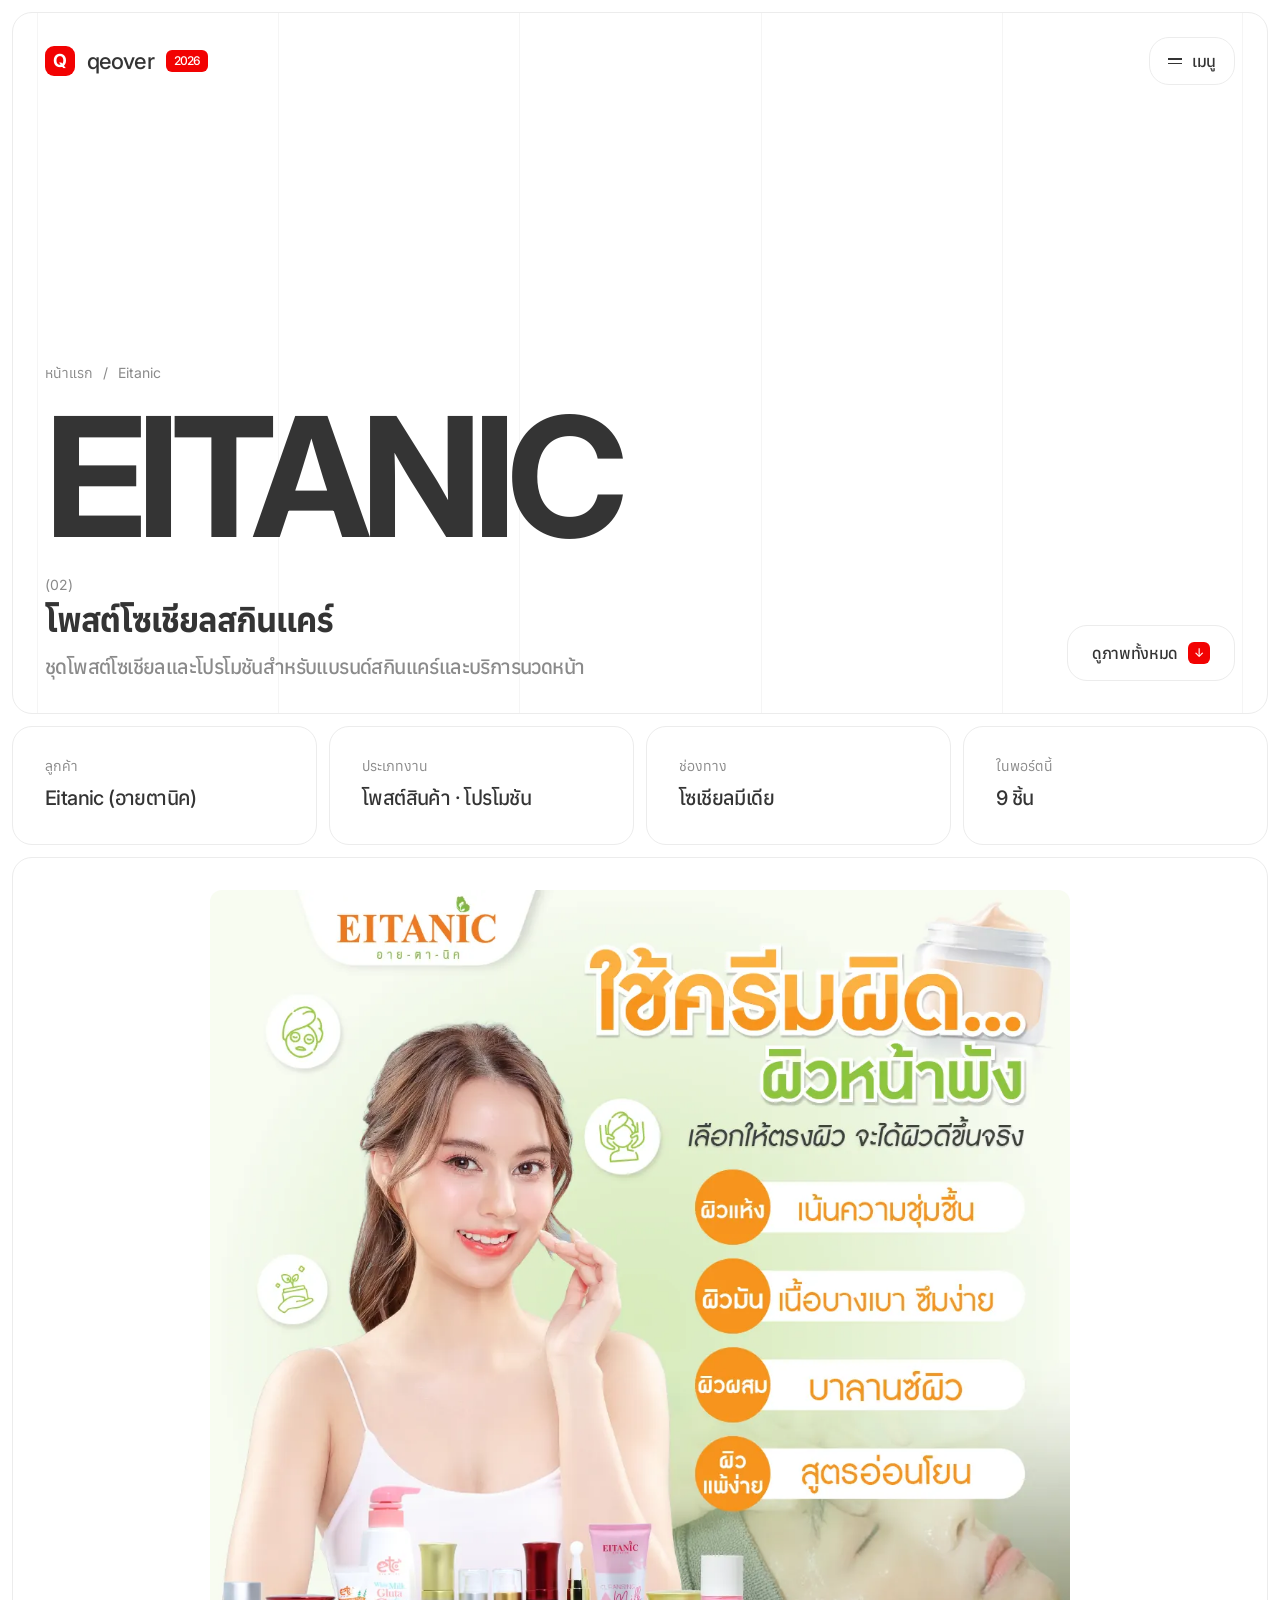
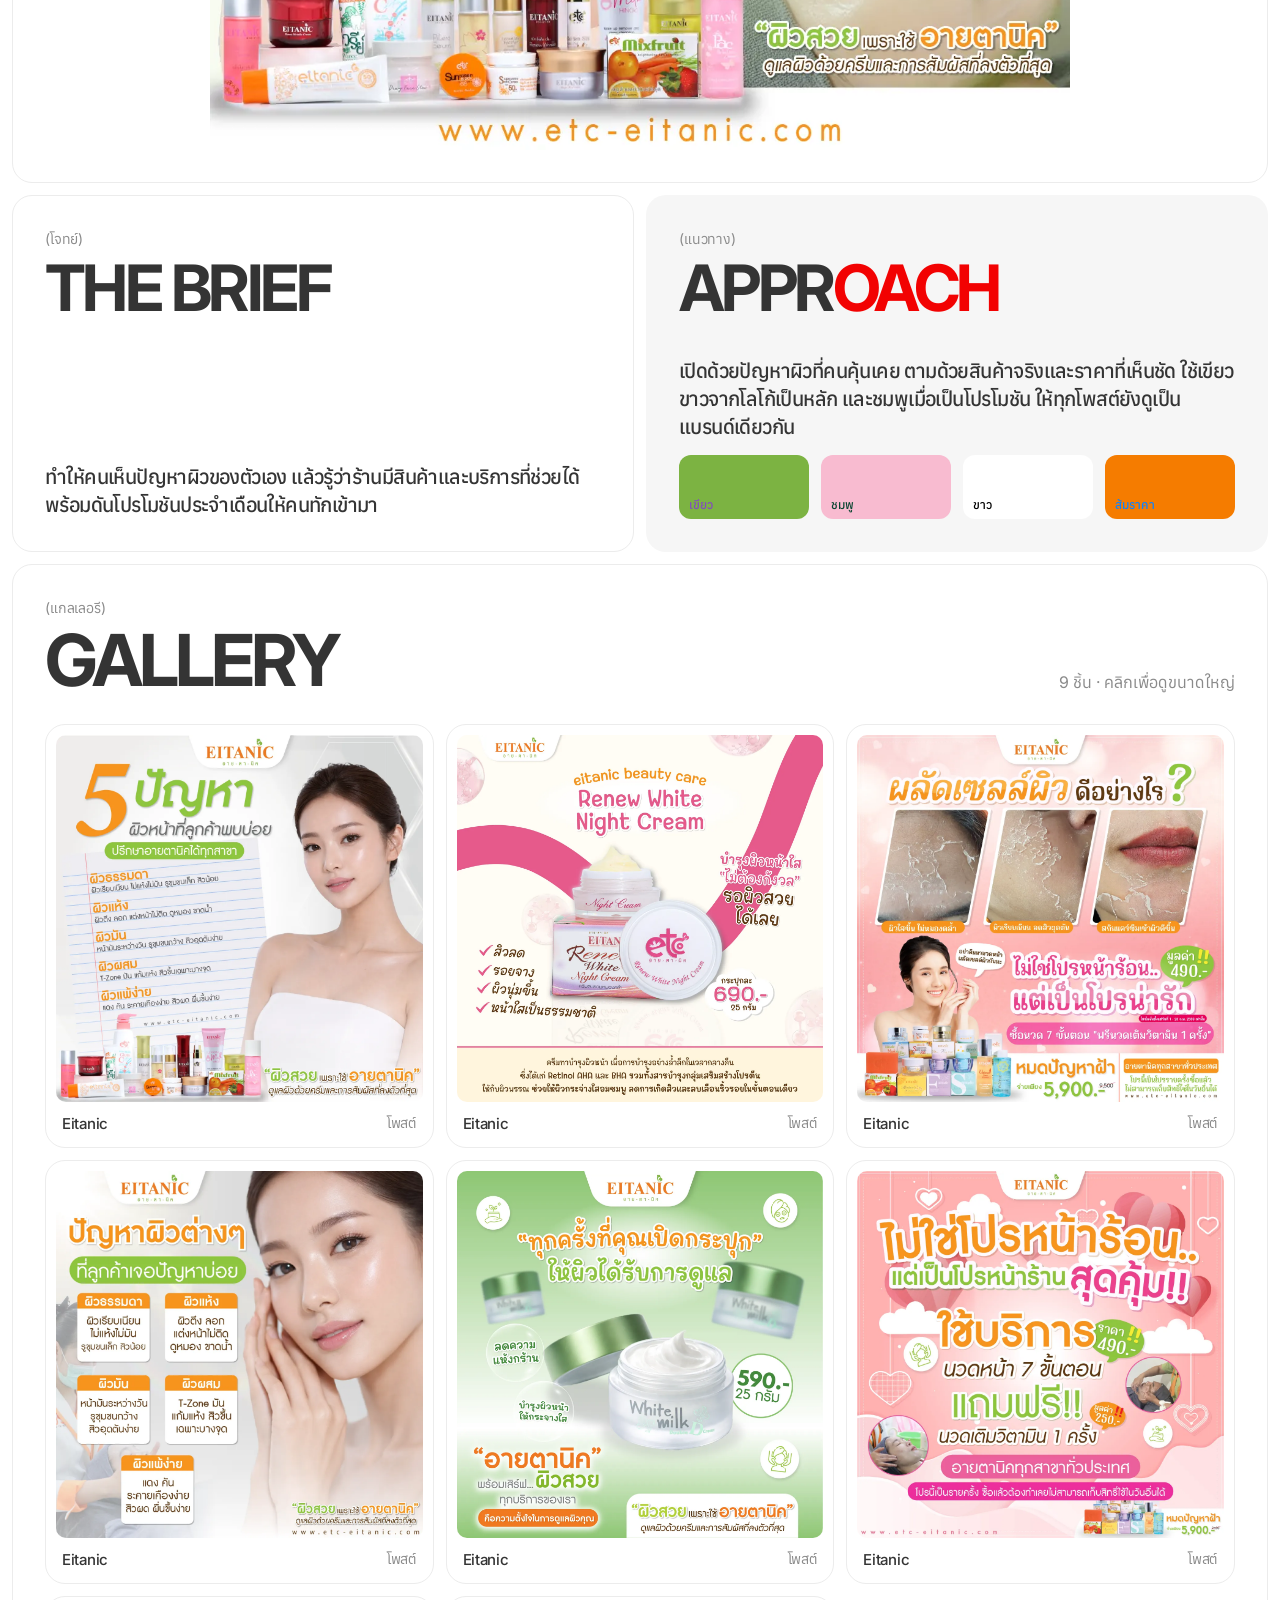
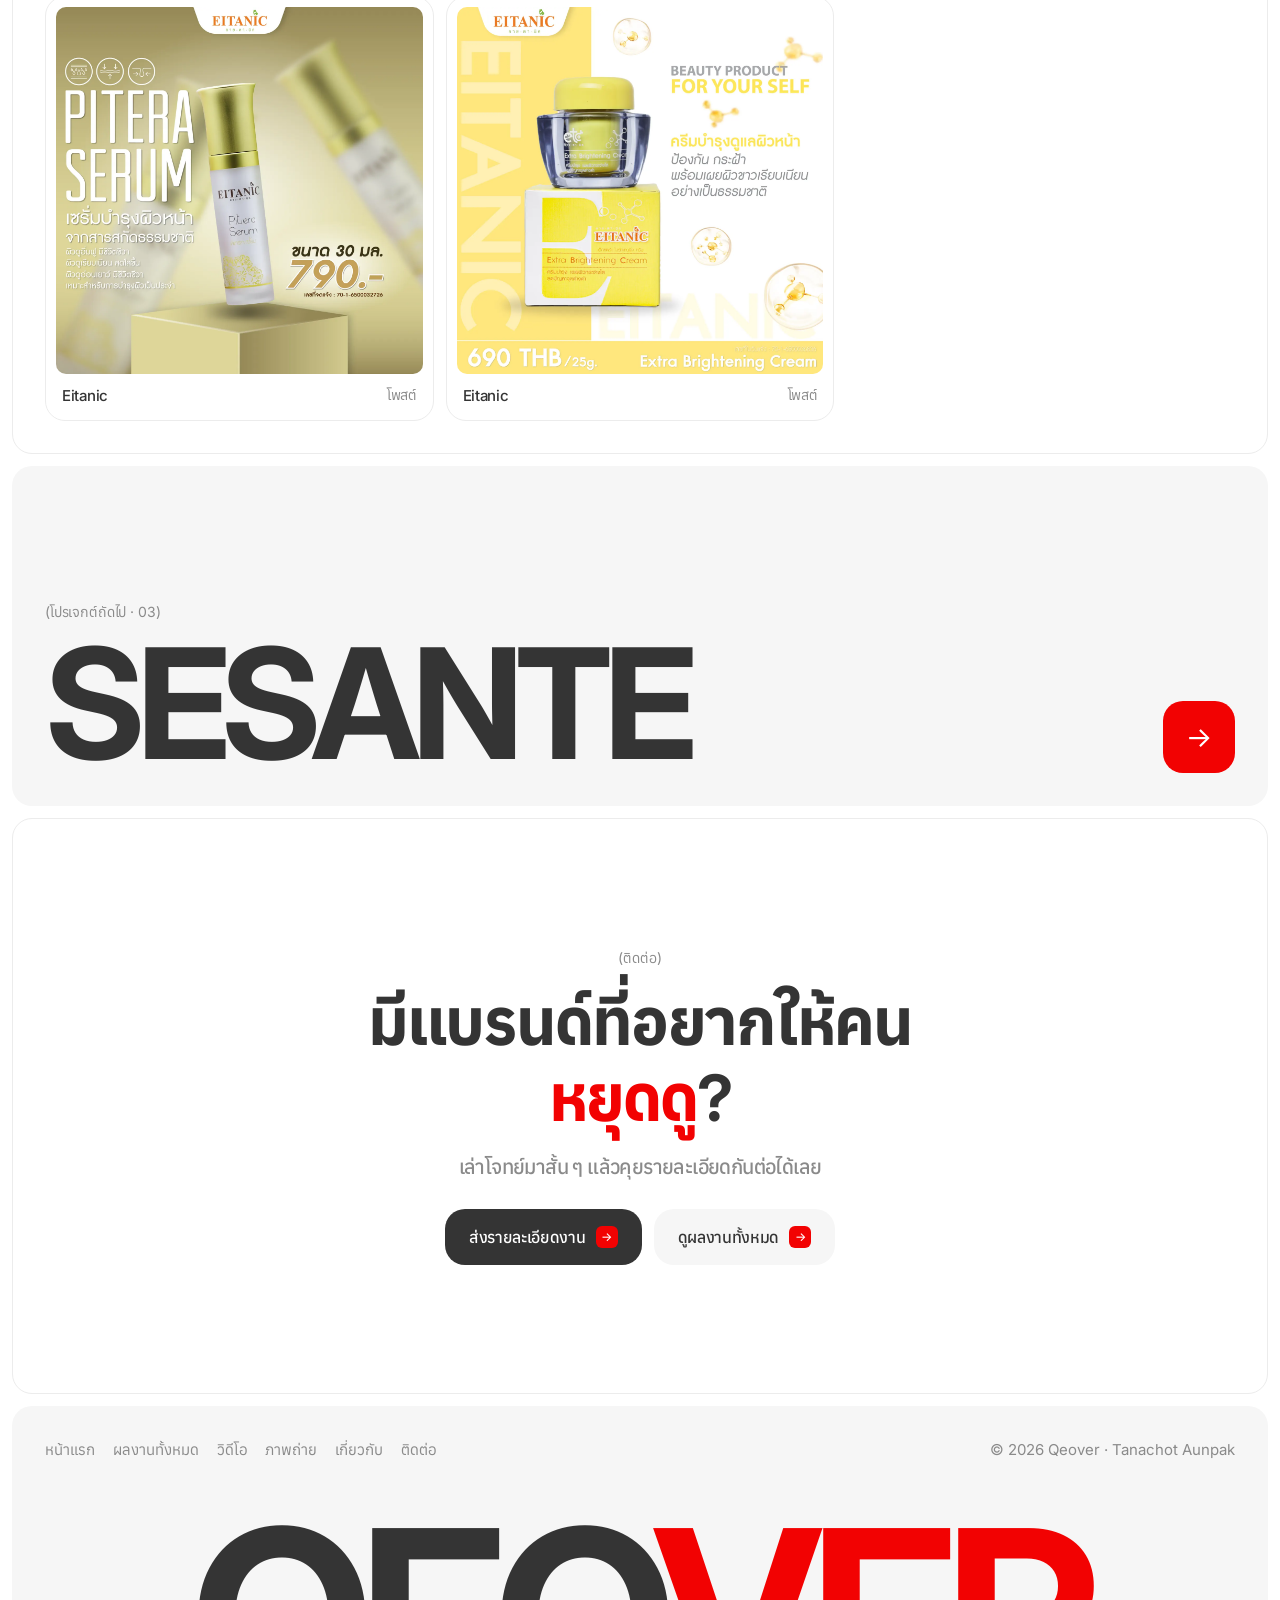
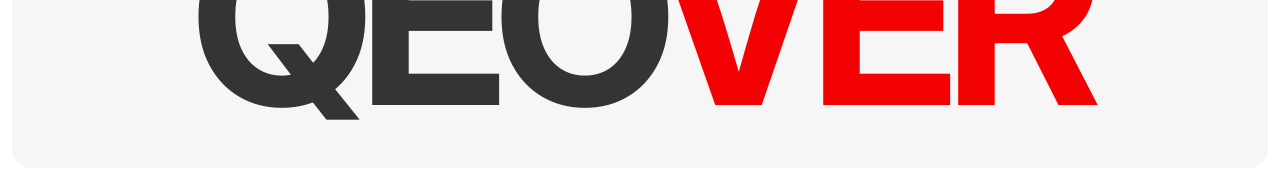
<file: eitanic.html>
<!DOCTYPE html>
<html lang="th">
<head>
<meta charset="utf-8">
<meta name="viewport" content="width=device-width, initial-scale=1">
<title>Eitanic — โพสต์โซเชียลสกินแคร์ | Qeover</title>
<meta name="description" content="ชุดโพสต์โซเชียลและโปรโมชันสำหรับแบรนด์สกินแคร์และบริการนวดหน้า">
<link rel="preconnect" href="https://fonts.googleapis.com">
<link rel="preconnect" href="https://fonts.gstatic.com" crossorigin>
<link href="https://fonts.googleapis.com/css2?family=Inter:opsz,wght@14..32,400..700&family=Anuphan:wght@400;500;700&display=swap" rel="stylesheet">
<link rel="stylesheet" href="assets/style.css">
<script type="application/ld+json">{"@context":"https://schema.org","@type":"Person","name":"Tanachot Aunpak","brand":"Qeover","jobTitle":"Graphic Designer and Video Creator","award":"2nd place, Promotional Video, 2021 Wonder Frame: Video and Photo Contest (KOFICE)"}</script>
</head>
<body>
<main class="stack" id="top">
<section class="panel dark phead">
    <div class="vlines"><i></i><i></i><i></i><i></i><i></i></div>
    <span class="glow a"></span>
    <div class="bar">
      <a href="index.html" class="logo bi" style="--n:0" aria-label="Qeover หน้าแรก"><span class="mk">Q</span>qeover<span class="badge">2026</span></a>
      <div class="menu bi" style="--n:1"><button class="menu-btn" type="button" aria-expanded="false" aria-haspopup="true"><i><b></b><b></b></i>เมนู</button><nav class="menu-list" aria-label="เมนูหลัก"><a href="index.html">หน้าแรก <span></span></a><a href="work.html">ผลงานทั้งหมด <span>(37)</span></a><hr><a href="eitanic.html" aria-current="page">Eitanic <span>(02)</span></a><a href="sesante.html">Sesante Biolab <span>(03)</span></a><a href="tinted.html">Tinted Moisturizer <span>(04)</span></a><a href="phuriphat.html">Phuriphat Home <span>(05)</span></a><a href="video.html">วิดีโอ <span>(06)</span></a><a href="photo.html">ภาพถ่าย <span>(07)</span></a><hr><a href="about.html">เกี่ยวกับ <span></span></a><a href="contact.html">ติดต่อ <span>→</span></a></nav></div>
    </div>
    <div class="in">
      <div class="crumb bi" style="--n:1"><a href="index.html">หน้าแรก</a><span>/</span><span>Eitanic</span></div>
      <h1 class="disp fit bi" style="--n:2">Eitanic</h1>
      <div class="row"><div><p class="num bi" style="--n:3">(02)</p><p class="th-disp bi" style="--n:3;font-size:clamp(26px,2.6vw,40px);margin-top:6px">โพสต์โซเชียลสกินแคร์</p><p class="t20 grey bi" style="--n:4;margin-top:12px;max-width:560px">ชุดโพสต์โซเชียลและโปรโมชันสำหรับแบรนด์สกินแคร์และบริการนวดหน้า</p></div><a href="#gallery" class="btn light" ><span class="roll"><span>ดูภาพทั้งหมด</span><span>ดูภาพทั้งหมด</span></span><span class="ic">↓</span></a></div>
    </div>
  </section>
  <section class="meta4"><dl class="panel rv" style="--n:0"><div><dt>ลูกค้า</dt><dd>Eitanic (อายตานิค)</dd></div></dl><dl class="panel rv" style="--n:1"><div><dt>ประเภทงาน</dt><dd>โพสต์สินค้า · โปรโมชัน</dd></div></dl><dl class="panel rv" style="--n:2"><div><dt>ช่องทาง</dt><dd>โซเชียลมีเดีย</dd></div></dl><dl class="panel rv" style="--n:3"><div><dt>ในพอร์ตนี้</dt><dd>9 ชิ้น</dd></div></dl></section>
  <section class="panel feature rv"><div class="im" data-src="img/e51.webp" data-alt="โพสต์ครีมบำรุงผิว Eitanic พร้อมนางแบบและสินค้า" data-cap="Eitanic" data-sub="โพสต์" role="button" tabindex="0" aria-label="ดูภาพใหญ่: โพสต์ครีมบำรุงผิว Eitanic พร้อมนางแบบและสินค้า"><img src="img/e51.webp" alt="โพสต์ครีมบำรุงผิว Eitanic พร้อมนางแบบและสินค้า" width="1200" height="1200" loading="lazy" decoding="async" ></div></section>
  <section class="two">
    <div class="panel rv"><div><span class="num">(โจทย์)</span><h3 class="disp" style="margin-top:10px">The brief</h3></div><p class="t20">ทำให้คนเห็นปัญหาผิวของตัวเอง แล้วรู้ว่าร้านมีสินค้าและบริการที่ช่วยได้ พร้อมดันโปรโมชันประจำเดือนให้คนทักเข้ามา</p></div>
    <div class="panel dark rv" style="--n:1"><div><span class="num">(แนวทาง)</span><h3 class="disp" style="margin-top:10px">Appr<span class="ac">oach</span></h3></div><div><p class="t20">เปิดด้วยปัญหาผิวที่คนคุ้นเคย ตามด้วยสินค้าจริงและราคาที่เห็นชัด ใช้เขียวขาวจากโลโก้เป็นหลัก และชมพูเมื่อเป็นโปรโมชัน ให้ทุกโพสต์ยังดูเป็นแบรนด์เดียวกัน</p><div class="palette" aria-label="โทนสีหลักของงาน"><i style="background:#7CB342"><span>เขียว</span></i><i style="background:#F8BBD0"><span>ชมพู</span></i><i style="background:#FFFFFF"><span>ขาว</span></i><i style="background:#F57C00"><span>ส้มราคา</span></i></div></div></div>
  </section>
  <section class="panel" id="gallery">
    <div class="strip-head"><div><span class="num rv">(แกลเลอรี)</span><h2 class="disp rv" style="--n:1;font-size:clamp(56px,5.6vw,88px);margin-top:10px">Gallery</h2></div><p class="grey rv" style="--n:2">9 ชิ้น · คลิกเพื่อดูขนาดใหญ่</p></div>
    <div class="masonry pad"><button type="button" class="tile rv" data-b="eitanic" data-t="post" data-src="img/e49.webp" data-alt="โพสต์ 5 ปัญหาผิวหน้าที่ลูกค้าพบบ่อย" data-cap="Eitanic" data-sub="โพสต์"><div class="im"><img src="img/e49.webp" alt="โพสต์ 5 ปัญหาผิวหน้าที่ลูกค้าพบบ่อย" width="1200" height="1200" loading="lazy" decoding="async" ></div><div class="cap">Eitanic<span>โพสต์</span></div></button><button type="button" class="tile rv" data-b="eitanic" data-t="post" data-src="img/e50.webp" data-alt="โพสต์ปัญหาผิวต่าง ๆ พร้อมนางแบบ" data-cap="Eitanic" data-sub="โพสต์"><div class="im"><img src="img/e50.webp" alt="โพสต์ปัญหาผิวต่าง ๆ พร้อมนางแบบ" width="1200" height="1200" loading="lazy" decoding="async" ></div><div class="cap">Eitanic<span>โพสต์</span></div></button><button type="button" class="tile rv" data-b="eitanic" data-t="post" data-src="img/e34.webp" data-alt="โพสต์สินค้า Pitera Serum ราคา 790 บาท" data-cap="Eitanic" data-sub="โพสต์"><div class="im"><img src="img/e34.webp" alt="โพสต์สินค้า Pitera Serum ราคา 790 บาท" width="1400" height="1400" loading="lazy" decoding="async" ></div><div class="cap">Eitanic<span>โพสต์</span></div></button><button type="button" class="tile rv" data-b="eitanic" data-t="post" data-src="img/e30.webp" data-alt="โพสต์สินค้า Renew White Night Cream" data-cap="Eitanic" data-sub="โพสต์"><div class="im"><img src="img/e30.webp" alt="โพสต์สินค้า Renew White Night Cream" width="1400" height="1400" loading="lazy" decoding="async" ></div><div class="cap">Eitanic<span>โพสต์</span></div></button><button type="button" class="tile rv" data-b="eitanic" data-t="post" data-src="img/e02.webp" data-alt="โพสต์ครีม White Milk โทนเขียว" data-cap="Eitanic" data-sub="โพสต์"><div class="im"><img src="img/e02.webp" alt="โพสต์ครีม White Milk โทนเขียว" width="1400" height="1400" loading="lazy" decoding="async" ></div><div class="cap">Eitanic<span>โพสต์</span></div></button><button type="button" class="tile rv" data-b="eitanic" data-t="post" data-src="img/e03.webp" data-alt="โพสต์ Extra Brightening Cream โทนเหลือง" data-cap="Eitanic" data-sub="โพสต์"><div class="im"><img src="img/e03.webp" alt="โพสต์ Extra Brightening Cream โทนเหลือง" width="1400" height="1400" loading="lazy" decoding="async" ></div><div class="cap">Eitanic<span>โพสต์</span></div></button><button type="button" class="tile rv" data-b="eitanic" data-t="post" data-src="img/e07.webp" data-alt="โพสต์ผลัดเซลล์ผิวและโปรโมชันหน้าร้อน" data-cap="Eitanic" data-sub="โพสต์"><div class="im"><img src="img/e07.webp" alt="โพสต์ผลัดเซลล์ผิวและโปรโมชันหน้าร้อน" width="1200" height="1200" loading="lazy" decoding="async" ></div><div class="cap">Eitanic<span>โพสต์</span></div></button><button type="button" class="tile rv" data-b="eitanic" data-t="post" data-src="img/e08.webp" data-alt="โพสต์โปรโมชันนวดหน้า 7 ขั้นตอน" data-cap="Eitanic" data-sub="โพสต์"><div class="im"><img src="img/e08.webp" alt="โพสต์โปรโมชันนวดหน้า 7 ขั้นตอน" width="1200" height="1200" loading="lazy" decoding="async" ></div><div class="cap">Eitanic<span>โพสต์</span></div></button></div>
  </section>
  <a href="sesante.html" class="panel dark next rv"><span class="glow a" style="opacity:.18"></span><div><span class="num">(โปรเจกต์ถัดไป · 03)</span><div class="disp fit" style="margin-top:12px">Sesante</div></div><span class="arrow">→</span></a>
  <section class="panel cta">
    <span class="num rv">(ติดต่อ)</span>
    <h2 class="th-disp rv" style="--n:1">มีแบรนด์ที่อยากให้คน<span class="ac">หยุดดู</span>?</h2>
    <p class="t20 grey rv" style="--n:2;margin-top:16px">เล่าโจทย์มาสั้น ๆ แล้วคุยรายละเอียดกันต่อได้เลย</p>
    <div class="btns rv" style="--n:3"><a href="contact.html" class="btn " ><span class="roll"><span>ส่งรายละเอียดงาน</span><span>ส่งรายละเอียดงาน</span></span><span class="ic">→</span></a><a href="work.html" class="btn ghost" ><span class="roll"><span>ดูผลงานทั้งหมด</span><span>ดูผลงานทั้งหมด</span></span><span class="ic">→</span></a></div>
  </section>
  <footer class="panel dark foot-panel">
    <div class="row"><nav aria-label="ลิงก์ท้ายเว็บ"><a href="index.html">หน้าแรก</a><a href="work.html">ผลงานทั้งหมด</a><a href="video.html">วิดีโอ</a><a href="photo.html">ภาพถ่าย</a><a href="about.html">เกี่ยวกับ</a><a href="contact.html">ติดต่อ</a></nav><span>© 2026 Qeover · Tanachot Aunpak</span></div>
    <div class="mega disp fit">Qeo<span class="ac">ver</span></div>
  </footer>
</main>
<div class="lb" id="lb" role="dialog" aria-modal="true" aria-label="ดูภาพขนาดใหญ่">
  <div class="top"><span class="cap"></span><button class="close" type="button">ปิด ✕</button></div>
  <div class="stage"><img alt=""></div>
  <div class="bot"><button class="prev" type="button" aria-label="ภาพก่อนหน้า">←</button><button class="pos" type="button" tabindex="-1"></button><button class="next-b" type="button" aria-label="ภาพถัดไป">→</button></div>
</div>
<script src="assets/site.js"></script>
</body>
</html>
</file>
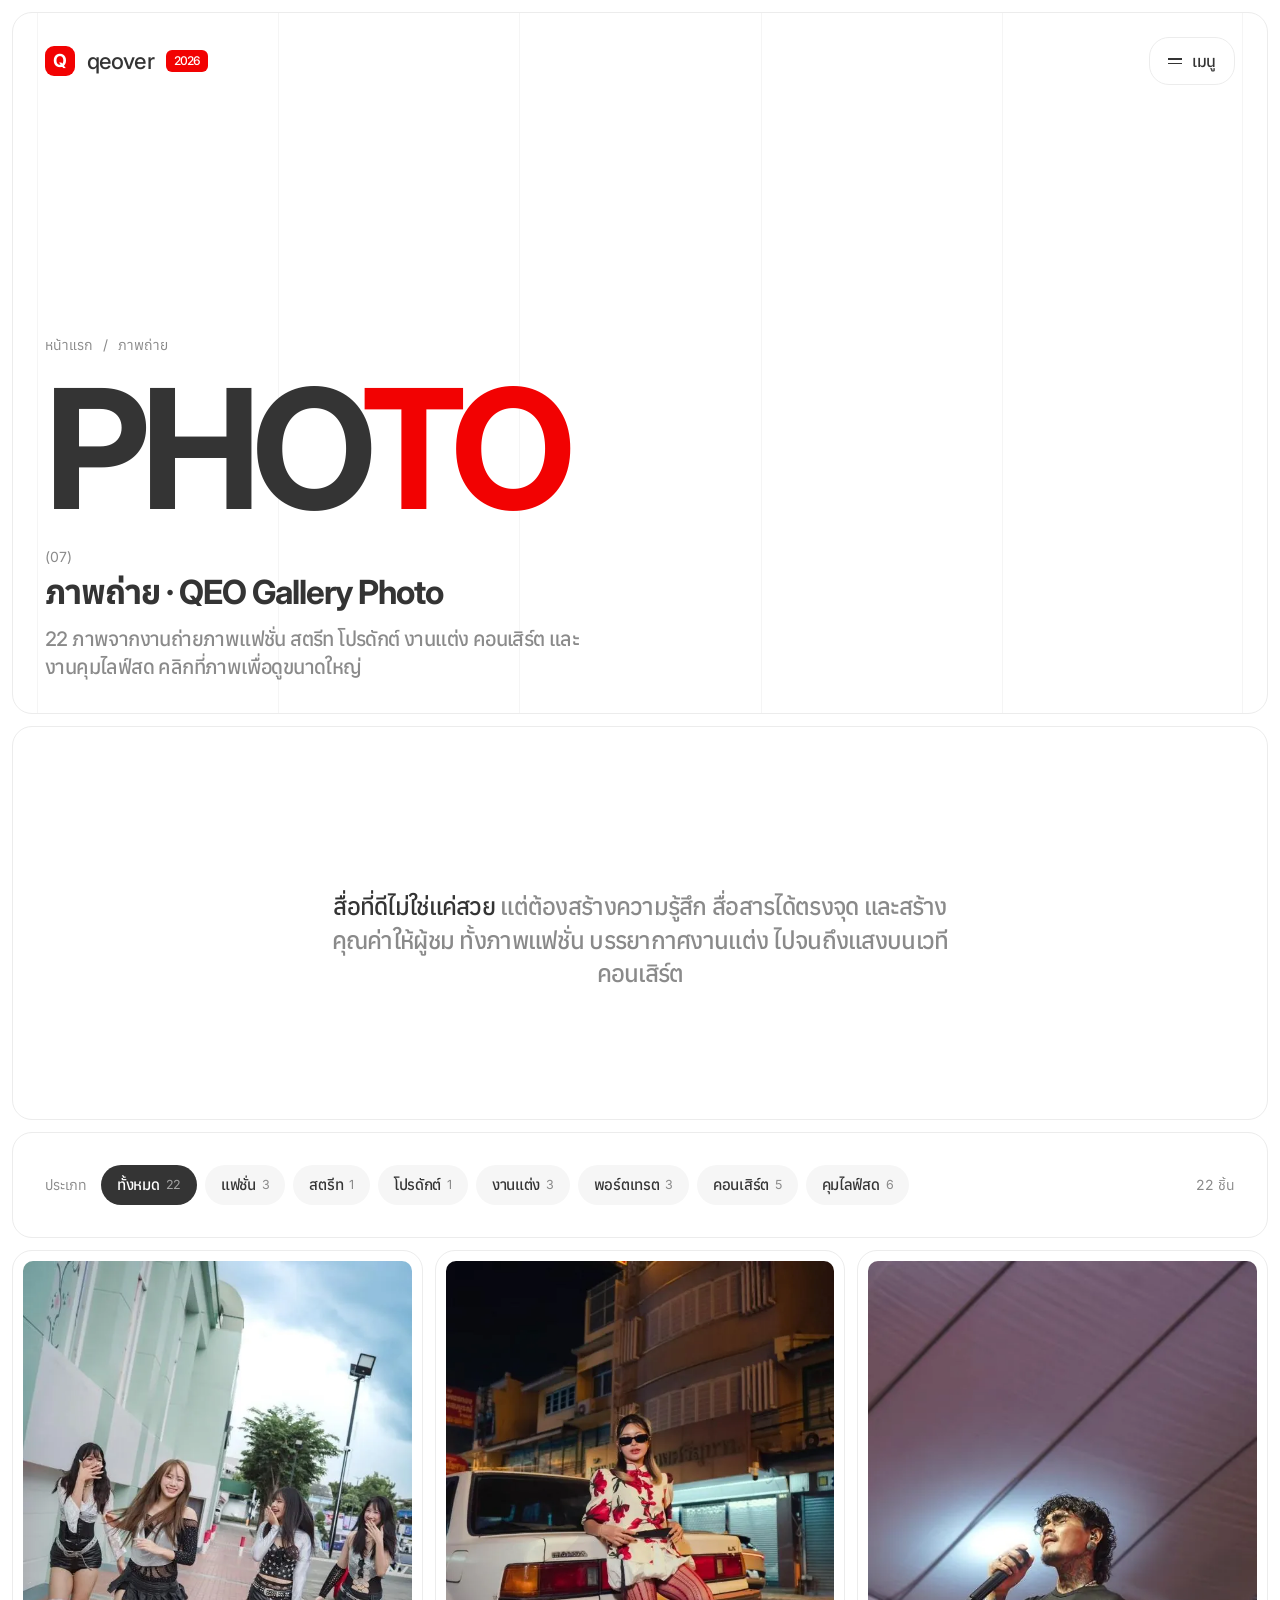
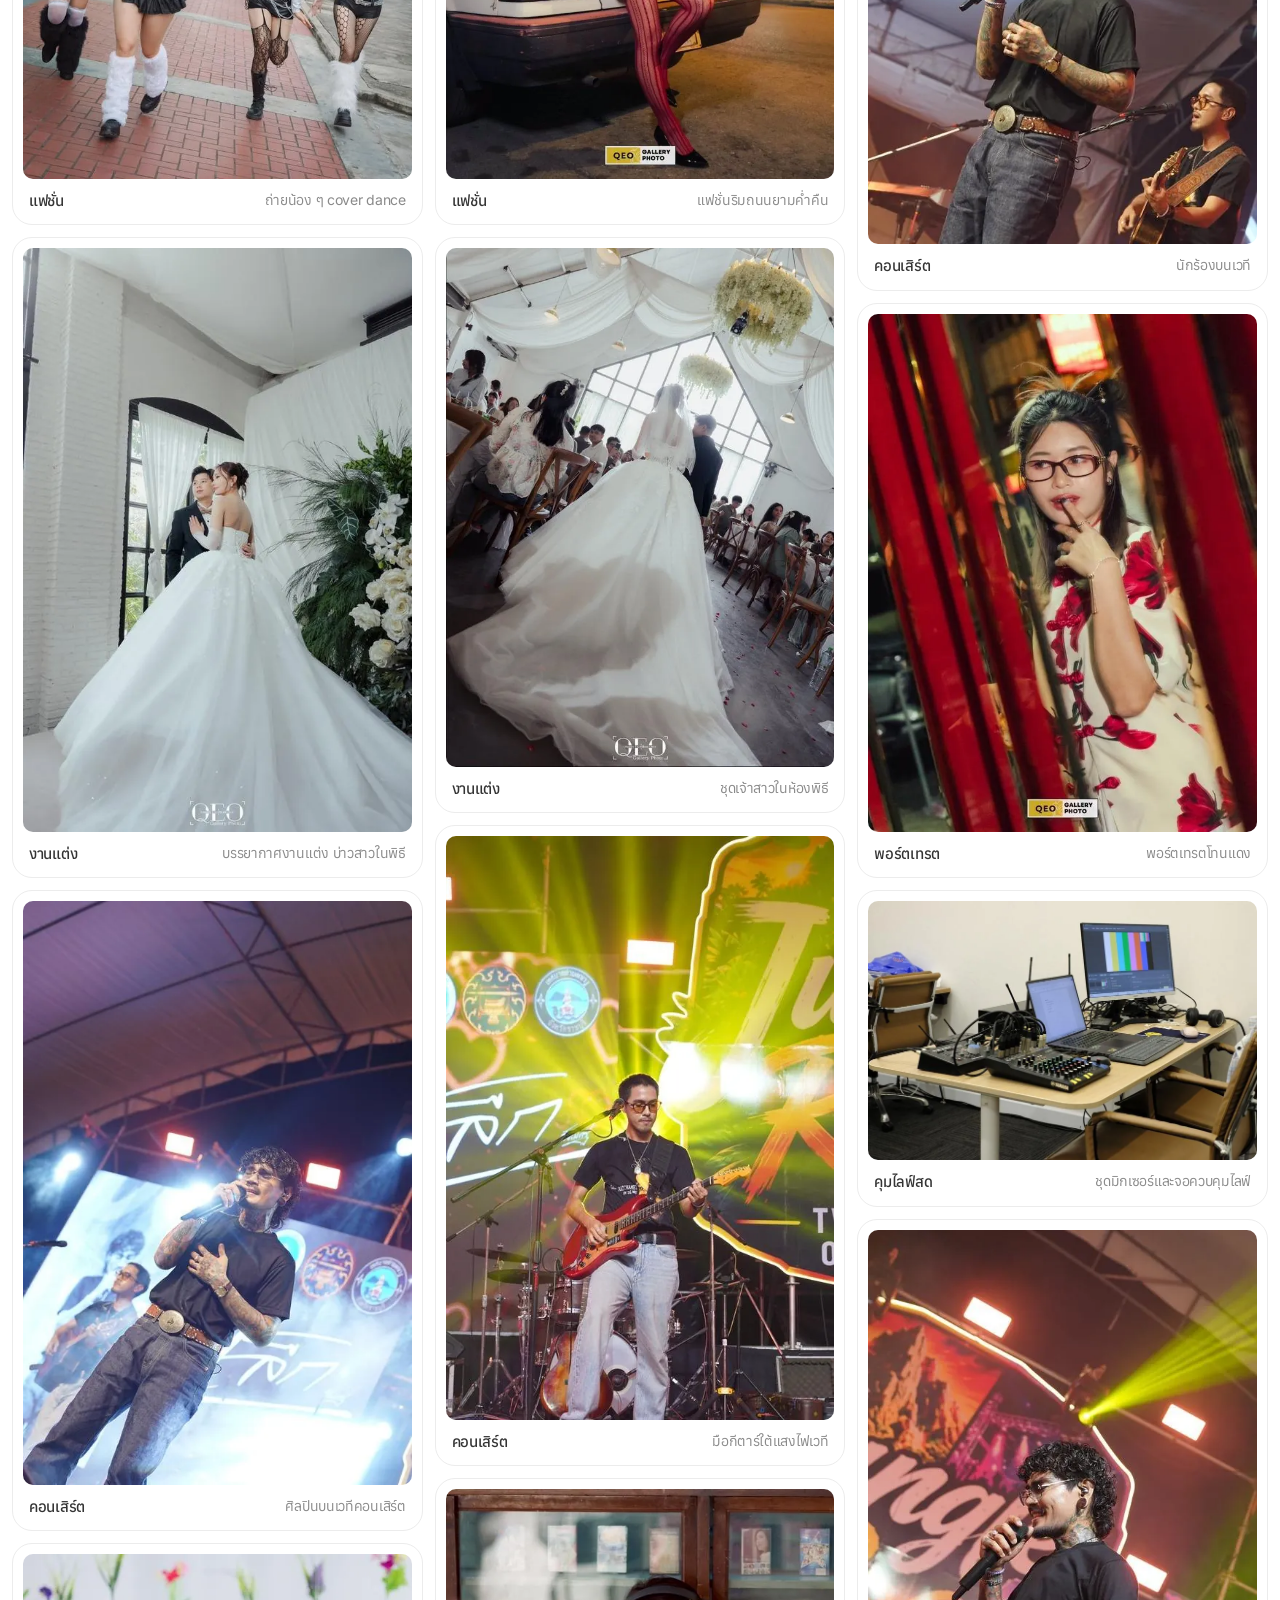
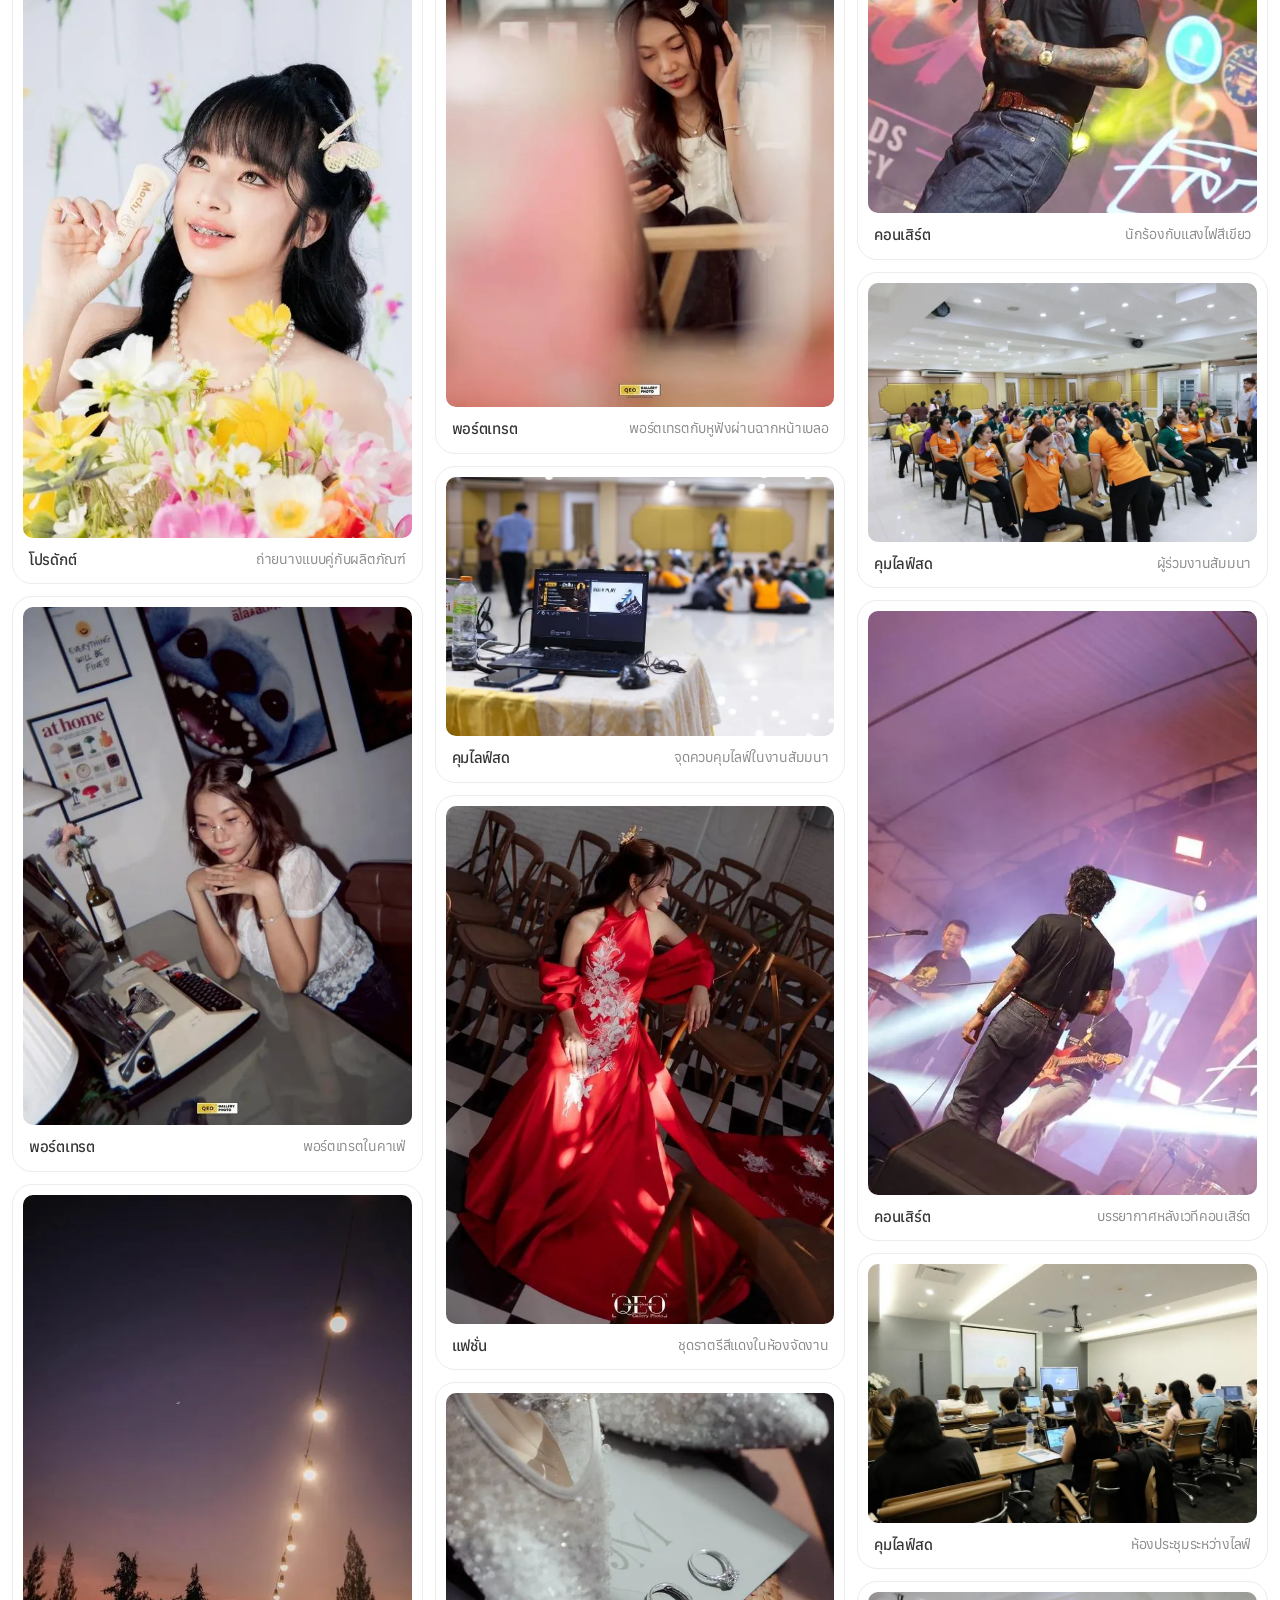
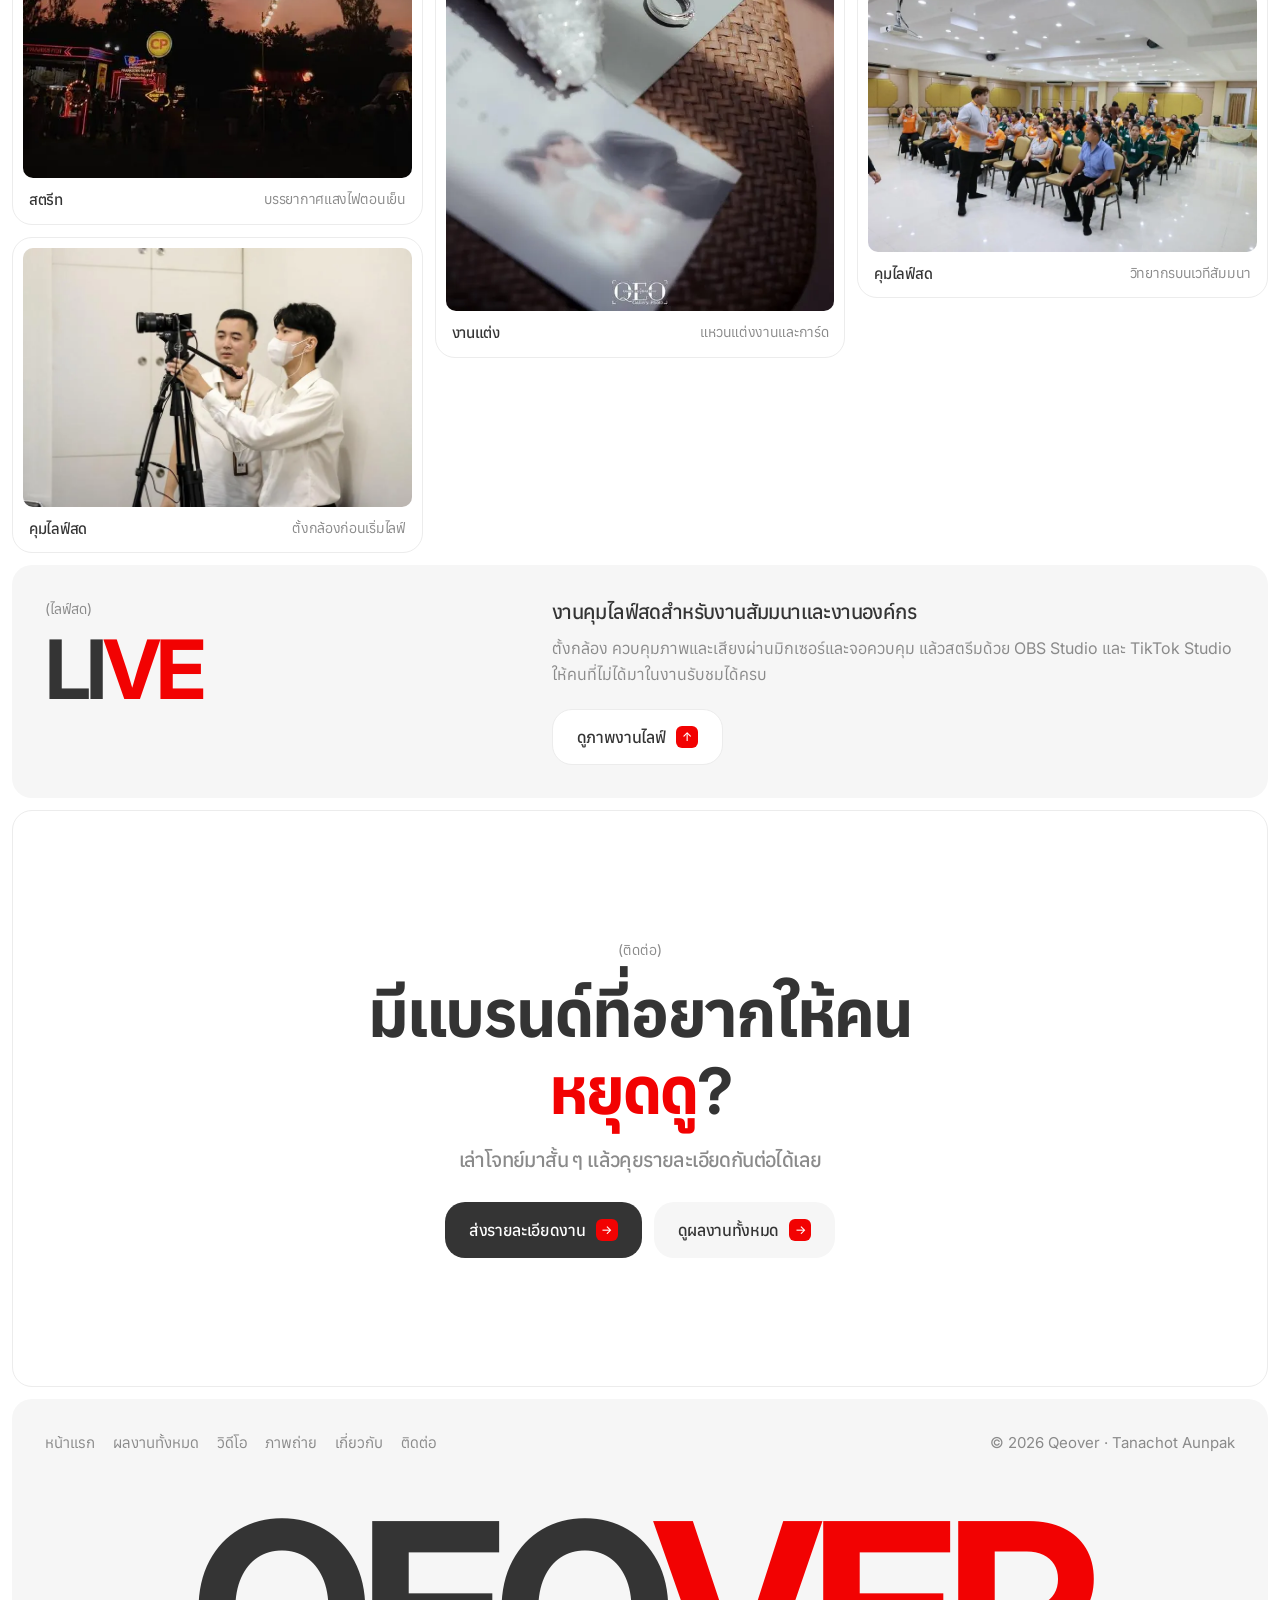
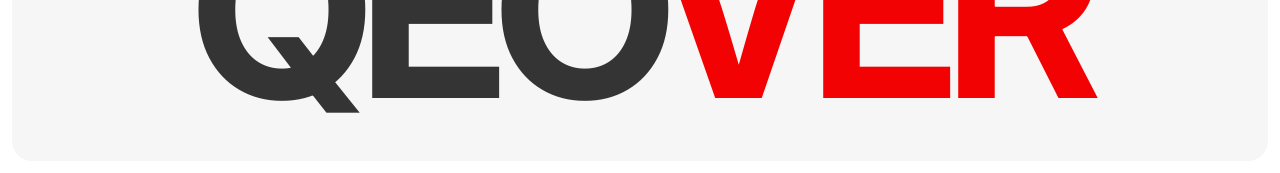
<file: photo.html>
<!DOCTYPE html>
<html lang="th">
<head>
<meta charset="utf-8">
<meta name="viewport" content="width=device-width, initial-scale=1">
<title>ภาพถ่าย — Qeover</title>
<meta name="description" content="ผลงานถ่ายภาพของ Tanachot Aunpak จากเพจ QEO Gallery Photo แฟชั่น สตรีท โปรดักต์ งานแต่ง คอนเสิร์ต และงานคุมไลฟ์สด">
<link rel="preconnect" href="https://fonts.googleapis.com">
<link rel="preconnect" href="https://fonts.gstatic.com" crossorigin>
<link href="https://fonts.googleapis.com/css2?family=Inter:opsz,wght@14..32,400..700&family=Anuphan:wght@400;500;700&display=swap" rel="stylesheet">
<link rel="stylesheet" href="assets/style.css">
<script type="application/ld+json">{"@context":"https://schema.org","@type":"Person","name":"Tanachot Aunpak","brand":"Qeover","jobTitle":"Graphic Designer and Video Creator","award":"2nd place, Promotional Video, 2021 Wonder Frame: Video and Photo Contest (KOFICE)"}</script>
</head>
<body>
<main class="stack" id="top">
<section class="panel dark phead">
    <div class="vlines"><i></i><i></i><i></i><i></i><i></i></div>
    <span class="glow a"></span>
    <div class="bar">
      <a href="index.html" class="logo bi" style="--n:0" aria-label="Qeover หน้าแรก"><span class="mk">Q</span>qeover<span class="badge">2026</span></a>
      <div class="menu bi" style="--n:1"><button class="menu-btn" type="button" aria-expanded="false" aria-haspopup="true"><i><b></b><b></b></i>เมนู</button><nav class="menu-list" aria-label="เมนูหลัก"><a href="index.html">หน้าแรก <span></span></a><a href="work.html">ผลงานทั้งหมด <span>(37)</span></a><hr><a href="eitanic.html">Eitanic <span>(02)</span></a><a href="sesante.html">Sesante Biolab <span>(03)</span></a><a href="tinted.html">Tinted Moisturizer <span>(04)</span></a><a href="phuriphat.html">Phuriphat Home <span>(05)</span></a><a href="video.html">วิดีโอ <span>(06)</span></a><a href="photo.html" aria-current="page">ภาพถ่าย <span>(07)</span></a><hr><a href="about.html">เกี่ยวกับ <span></span></a><a href="contact.html">ติดต่อ <span>→</span></a></nav></div>
    </div>
    <div class="in">
      <div class="crumb bi" style="--n:1"><a href="index.html">หน้าแรก</a><span>/</span><span>ภาพถ่าย</span></div>
      <h1 class="disp fit bi" style="--n:2">Pho<span class="ac">to</span></h1>
      <div class="row"><div><p class="num bi" style="--n:3">(07)</p><p class="th-disp bi" style="--n:3;font-size:clamp(26px,2.6vw,40px);margin-top:6px">ภาพถ่าย · QEO Gallery Photo</p><p class="t20 grey bi" style="--n:4;margin-top:12px;max-width:560px">22 ภาพจากงานถ่ายภาพแฟชั่น สตรีท โปรดักต์ งานแต่ง คอนเสิร์ต และงานคุมไลฟ์สด คลิกที่ภาพเพื่อดูขนาดใหญ่</p></div></div>
    </div>
  </section>
  <section class="panel stmt">
    <span class="num rv">(Style &amp; Focus)</span>
    <p class="t24 rv" style="--n:1;margin-top:14px">สื่อที่ดีไม่ใช่แค่สวย <span class="grey">แต่ต้องสร้างความรู้สึก สื่อสารได้ตรงจุด และสร้างคุณค่าให้ผู้ชม ทั้งภาพแฟชั่น บรรยากาศงานแต่ง ไปจนถึงแสงบนเวทีคอนเสิร์ต</span></p>
  </section>
  <section class="panel filters" aria-label="ตัวกรองภาพถ่าย">
    <span class="lbl">ประเภท</span>
    <button class="chip" type="button" data-brand="all" aria-pressed="true">ทั้งหมด<small>22</small></button>
    <button class="chip" type="button" data-brand="fashion" aria-pressed="false">แฟชั่น<small>3</small></button><button class="chip" type="button" data-brand="street" aria-pressed="false">สตรีท<small>1</small></button><button class="chip" type="button" data-brand="product" aria-pressed="false">โปรดักต์<small>1</small></button><button class="chip" type="button" data-brand="wedding" aria-pressed="false">งานแต่ง<small>3</small></button><button class="chip" type="button" data-brand="portrait" aria-pressed="false">พอร์ตเทรต<small>3</small></button><button class="chip" type="button" data-brand="concert" aria-pressed="false">คอนเสิร์ต<small>5</small></button><button class="chip" type="button" data-brand="live" aria-pressed="false">คุมไลฟ์สด<small>6</small></button>
    <span class="count" id="count">22 ชิ้น</span>
  </section>
  <section class="masonry" aria-label="แกลเลอรีภาพถ่าย">
    <button type="button" class="tile rv" style="--n:0" data-b="fashion" data-t="photo" data-src="img/ph_p4_0.webp" data-alt="ถ่ายน้อง ๆ cover dance" data-cap="แฟชั่น" data-sub="ถ่ายน้อง ๆ cover dance"><div class="im"><img src="img/ph_p4_0.webp" alt="ถ่ายน้อง ๆ cover dance" width="600" height="800" loading="lazy" decoding="async"></div><div class="cap">แฟชั่น<span>ถ่ายน้อง ๆ cover dance</span></div></button><button type="button" class="tile rv" style="--n:1" data-b="wedding" data-t="photo" data-src="img/ph_p4_3.webp" data-alt="บรรยากาศงานแต่ง บ่าวสาวในพิธี" data-cap="งานแต่ง" data-sub="บรรยากาศงานแต่ง บ่าวสาวในพิธี"><div class="im"><img src="img/ph_p4_3.webp" alt="บรรยากาศงานแต่ง บ่าวสาวในพิธี" width="533" height="800" loading="lazy" decoding="async"></div><div class="cap">งานแต่ง<span>บรรยากาศงานแต่ง บ่าวสาวในพิธี</span></div></button><button type="button" class="tile rv" style="--n:2" data-b="concert" data-t="photo" data-src="img/ph_p11_0.webp" data-alt="ศิลปินบนเวทีคอนเสิร์ต" data-cap="คอนเสิร์ต" data-sub="ศิลปินบนเวทีคอนเสิร์ต"><div class="im"><img src="img/ph_p11_0.webp" alt="ศิลปินบนเวทีคอนเสิร์ต" width="533" height="800" loading="lazy" decoding="async"></div><div class="cap">คอนเสิร์ต<span>ศิลปินบนเวทีคอนเสิร์ต</span></div></button><button type="button" class="tile rv" style="--n:0" data-b="product" data-t="photo" data-src="img/ph_p4_2.webp" data-alt="ถ่ายนางแบบคู่กับผลิตภัณฑ์" data-cap="โปรดักต์" data-sub="ถ่ายนางแบบคู่กับผลิตภัณฑ์"><div class="im"><img src="img/ph_p4_2.webp" alt="ถ่ายนางแบบคู่กับผลิตภัณฑ์" width="533" height="800" loading="lazy" decoding="async"></div><div class="cap">โปรดักต์<span>ถ่ายนางแบบคู่กับผลิตภัณฑ์</span></div></button><button type="button" class="tile rv" style="--n:1" data-b="portrait" data-t="photo" data-src="img/ph_p5_0.webp" data-alt="พอร์ตเทรตในคาเฟ่" data-cap="พอร์ตเทรต" data-sub="พอร์ตเทรตในคาเฟ่"><div class="im"><img src="img/ph_p5_0.webp" alt="พอร์ตเทรตในคาเฟ่" width="600" height="800" loading="lazy" decoding="async"></div><div class="cap">พอร์ตเทรต<span>พอร์ตเทรตในคาเฟ่</span></div></button><button type="button" class="tile rv" style="--n:2" data-b="street" data-t="photo" data-src="img/ph_p4_1.webp" data-alt="บรรยากาศแสงไฟตอนเย็น" data-cap="สตรีท" data-sub="บรรยากาศแสงไฟตอนเย็น"><div class="im"><img src="img/ph_p4_1.webp" alt="บรรยากาศแสงไฟตอนเย็น" width="533" height="800" loading="lazy" decoding="async"></div><div class="cap">สตรีท<span>บรรยากาศแสงไฟตอนเย็น</span></div></button><button type="button" class="tile rv" style="--n:0" data-b="live" data-t="photo" data-src="img/ph_p10_0.webp" data-alt="ตั้งกล้องก่อนเริ่มไลฟ์" data-cap="คุมไลฟ์สด" data-sub="ตั้งกล้องก่อนเริ่มไลฟ์"><div class="im"><img src="img/ph_p10_0.webp" alt="ตั้งกล้องก่อนเริ่มไลฟ์" width="800" height="533" loading="lazy" decoding="async"></div><div class="cap">คุมไลฟ์สด<span>ตั้งกล้องก่อนเริ่มไลฟ์</span></div></button><button type="button" class="tile rv" style="--n:1" data-b="fashion" data-t="photo" data-src="img/ph_p5_2.webp" data-alt="แฟชั่นริมถนนยามค่ำคืน" data-cap="แฟชั่น" data-sub="แฟชั่นริมถนนยามค่ำคืน"><div class="im"><img src="img/ph_p5_2.webp" alt="แฟชั่นริมถนนยามค่ำคืน" width="675" height="900" loading="lazy" decoding="async"></div><div class="cap">แฟชั่น<span>แฟชั่นริมถนนยามค่ำคืน</span></div></button><button type="button" class="tile rv" style="--n:2" data-b="wedding" data-t="photo" data-src="img/ph_p5_1.webp" data-alt="ชุดเจ้าสาวในห้องพิธี" data-cap="งานแต่ง" data-sub="ชุดเจ้าสาวในห้องพิธี"><div class="im"><img src="img/ph_p5_1.webp" alt="ชุดเจ้าสาวในห้องพิธี" width="600" height="800" loading="lazy" decoding="async"></div><div class="cap">งานแต่ง<span>ชุดเจ้าสาวในห้องพิธี</span></div></button><button type="button" class="tile rv" style="--n:0" data-b="concert" data-t="photo" data-src="img/ph_p11_1.webp" data-alt="มือกีตาร์ใต้แสงไฟเวที" data-cap="คอนเสิร์ต" data-sub="มือกีตาร์ใต้แสงไฟเวที"><div class="im"><img src="img/ph_p11_1.webp" alt="มือกีตาร์ใต้แสงไฟเวที" width="533" height="800" loading="lazy" decoding="async"></div><div class="cap">คอนเสิร์ต<span>มือกีตาร์ใต้แสงไฟเวที</span></div></button><button type="button" class="tile rv" style="--n:1" data-b="portrait" data-t="photo" data-src="img/ph_p5_4.webp" data-alt="พอร์ตเทรตกับหูฟังผ่านฉากหน้าเบลอ" data-cap="พอร์ตเทรต" data-sub="พอร์ตเทรตกับหูฟังผ่านฉากหน้าเบลอ"><div class="im"><img src="img/ph_p5_4.webp" alt="พอร์ตเทรตกับหูฟังผ่านฉากหน้าเบลอ" width="600" height="800" loading="lazy" decoding="async"></div><div class="cap">พอร์ตเทรต<span>พอร์ตเทรตกับหูฟังผ่านฉากหน้าเบลอ</span></div></button><button type="button" class="tile rv" style="--n:2" data-b="live" data-t="photo" data-src="img/ph_p10_1.webp" data-alt="จุดควบคุมไลฟ์ในงานสัมมนา" data-cap="คุมไลฟ์สด" data-sub="จุดควบคุมไลฟ์ในงานสัมมนา"><div class="im"><img src="img/ph_p10_1.webp" alt="จุดควบคุมไลฟ์ในงานสัมมนา" width="799" height="533" loading="lazy" decoding="async"></div><div class="cap">คุมไลฟ์สด<span>จุดควบคุมไลฟ์ในงานสัมมนา</span></div></button><button type="button" class="tile rv" style="--n:0" data-b="fashion" data-t="photo" data-src="img/ph_p5_3.webp" data-alt="ชุดราตรีสีแดงในห้องจัดงาน" data-cap="แฟชั่น" data-sub="ชุดราตรีสีแดงในห้องจัดงาน"><div class="im"><img src="img/ph_p5_3.webp" alt="ชุดราตรีสีแดงในห้องจัดงาน" width="600" height="800" loading="lazy" decoding="async"></div><div class="cap">แฟชั่น<span>ชุดราตรีสีแดงในห้องจัดงาน</span></div></button><button type="button" class="tile rv" style="--n:1" data-b="wedding" data-t="photo" data-src="img/ph_p5_5.webp" data-alt="แหวนแต่งงานและการ์ด" data-cap="งานแต่ง" data-sub="แหวนแต่งงานและการ์ด"><div class="im"><img src="img/ph_p5_5.webp" alt="แหวนแต่งงานและการ์ด" width="600" height="800" loading="lazy" decoding="async"></div><div class="cap">งานแต่ง<span>แหวนแต่งงานและการ์ด</span></div></button><button type="button" class="tile rv" style="--n:2" data-b="concert" data-t="photo" data-src="img/ph_p11_2.webp" data-alt="นักร้องบนเวที" data-cap="คอนเสิร์ต" data-sub="นักร้องบนเวที"><div class="im"><img src="img/ph_p11_2.webp" alt="นักร้องบนเวที" width="533" height="800" loading="lazy" decoding="async"></div><div class="cap">คอนเสิร์ต<span>นักร้องบนเวที</span></div></button><button type="button" class="tile rv" style="--n:0" data-b="portrait" data-t="photo" data-src="img/ph_p5_6.webp" data-alt="พอร์ตเทรตโทนแดง" data-cap="พอร์ตเทรต" data-sub="พอร์ตเทรตโทนแดง"><div class="im"><img src="img/ph_p5_6.webp" alt="พอร์ตเทรตโทนแดง" width="600" height="800" loading="lazy" decoding="async"></div><div class="cap">พอร์ตเทรต<span>พอร์ตเทรตโทนแดง</span></div></button><button type="button" class="tile rv" style="--n:1" data-b="live" data-t="photo" data-src="img/ph_p10_2.webp" data-alt="ชุดมิกเซอร์และจอควบคุมไลฟ์" data-cap="คุมไลฟ์สด" data-sub="ชุดมิกเซอร์และจอควบคุมไลฟ์"><div class="im"><img src="img/ph_p10_2.webp" alt="ชุดมิกเซอร์และจอควบคุมไลฟ์" width="800" height="533" loading="lazy" decoding="async"></div><div class="cap">คุมไลฟ์สด<span>ชุดมิกเซอร์และจอควบคุมไลฟ์</span></div></button><button type="button" class="tile rv" style="--n:2" data-b="concert" data-t="photo" data-src="img/ph_p11_3.webp" data-alt="นักร้องกับแสงไฟสีเขียว" data-cap="คอนเสิร์ต" data-sub="นักร้องกับแสงไฟสีเขียว"><div class="im"><img src="img/ph_p11_3.webp" alt="นักร้องกับแสงไฟสีเขียว" width="533" height="800" loading="lazy" decoding="async"></div><div class="cap">คอนเสิร์ต<span>นักร้องกับแสงไฟสีเขียว</span></div></button><button type="button" class="tile rv" style="--n:0" data-b="live" data-t="photo" data-src="img/ph_p10_3.webp" data-alt="ผู้ร่วมงานสัมมนา" data-cap="คุมไลฟ์สด" data-sub="ผู้ร่วมงานสัมมนา"><div class="im"><img src="img/ph_p10_3.webp" alt="ผู้ร่วมงานสัมมนา" width="900" height="600" loading="lazy" decoding="async"></div><div class="cap">คุมไลฟ์สด<span>ผู้ร่วมงานสัมมนา</span></div></button><button type="button" class="tile rv" style="--n:1" data-b="concert" data-t="photo" data-src="img/ph_p11_4.webp" data-alt="บรรยากาศหลังเวทีคอนเสิร์ต" data-cap="คอนเสิร์ต" data-sub="บรรยากาศหลังเวทีคอนเสิร์ต"><div class="im"><img src="img/ph_p11_4.webp" alt="บรรยากาศหลังเวทีคอนเสิร์ต" width="533" height="800" loading="lazy" decoding="async"></div><div class="cap">คอนเสิร์ต<span>บรรยากาศหลังเวทีคอนเสิร์ต</span></div></button><button type="button" class="tile rv" style="--n:2" data-b="live" data-t="photo" data-src="img/ph_p10_4.webp" data-alt="ห้องประชุมระหว่างไลฟ์" data-cap="คุมไลฟ์สด" data-sub="ห้องประชุมระหว่างไลฟ์"><div class="im"><img src="img/ph_p10_4.webp" alt="ห้องประชุมระหว่างไลฟ์" width="800" height="533" loading="lazy" decoding="async"></div><div class="cap">คุมไลฟ์สด<span>ห้องประชุมระหว่างไลฟ์</span></div></button><button type="button" class="tile rv" style="--n:0" data-b="live" data-t="photo" data-src="img/ph_p10_5.webp" data-alt="วิทยากรบนเวทีสัมมนา" data-cap="คุมไลฟ์สด" data-sub="วิทยากรบนเวทีสัมมนา"><div class="im"><img src="img/ph_p10_5.webp" alt="วิทยากรบนเวทีสัมมนา" width="900" height="600" loading="lazy" decoding="async"></div><div class="cap">คุมไลฟ์สด<span>วิทยากรบนเวทีสัมมนา</span></div></button>
  </section>
  <section class="panel dark split">
    <div><span class="num rv">(ไลฟ์สด)</span><h2 class="disp rv" style="--n:1;margin-top:14px">Li<span class="ac">ve</span></h2></div>
    <div><p class="t20 rv">งานคุมไลฟ์สดสำหรับงานสัมมนาและงานองค์กร</p><p class="grey rv" style="--n:1;margin-top:10px;line-height:1.6">ตั้งกล้อง ควบคุมภาพและเสียงผ่านมิกเซอร์และจอควบคุม แล้วสตรีมด้วย OBS Studio และ TikTok Studio ให้คนที่ไม่ได้มาในงานรับชมได้ครบ</p><div class="rv" style="--n:2;margin-top:22px"><a href="#live" class="btn light" ><span class="roll"><span>ดูภาพงานไลฟ์</span><span>ดูภาพงานไลฟ์</span></span><span class="ic">↑</span></a></div></div>
  </section>
  <section class="panel cta">
    <span class="num rv">(ติดต่อ)</span>
    <h2 class="th-disp rv" style="--n:1">มีแบรนด์ที่อยากให้คน<span class="ac">หยุดดู</span>?</h2>
    <p class="t20 grey rv" style="--n:2;margin-top:16px">เล่าโจทย์มาสั้น ๆ แล้วคุยรายละเอียดกันต่อได้เลย</p>
    <div class="btns rv" style="--n:3"><a href="contact.html" class="btn " ><span class="roll"><span>ส่งรายละเอียดงาน</span><span>ส่งรายละเอียดงาน</span></span><span class="ic">→</span></a><a href="work.html" class="btn ghost" ><span class="roll"><span>ดูผลงานทั้งหมด</span><span>ดูผลงานทั้งหมด</span></span><span class="ic">→</span></a></div>
  </section>
  <footer class="panel dark foot-panel">
    <div class="row"><nav aria-label="ลิงก์ท้ายเว็บ"><a href="index.html">หน้าแรก</a><a href="work.html">ผลงานทั้งหมด</a><a href="video.html">วิดีโอ</a><a href="photo.html">ภาพถ่าย</a><a href="about.html">เกี่ยวกับ</a><a href="contact.html">ติดต่อ</a></nav><span>© 2026 Qeover · Tanachot Aunpak</span></div>
    <div class="mega disp fit">Qeo<span class="ac">ver</span></div>
  </footer>
</main>
<div class="lb" id="lb" role="dialog" aria-modal="true" aria-label="ดูภาพขนาดใหญ่">
  <div class="top"><span class="cap"></span><button class="close" type="button">ปิด ✕</button></div>
  <div class="stage"><img alt=""></div>
  <div class="bot"><button class="prev" type="button" aria-label="ภาพก่อนหน้า">←</button><button class="pos" type="button" tabindex="-1"></button><button class="next-b" type="button" aria-label="ภาพถัดไป">→</button></div>
</div>
<script src="assets/site.js"></script>
</body>
</html>
</file>
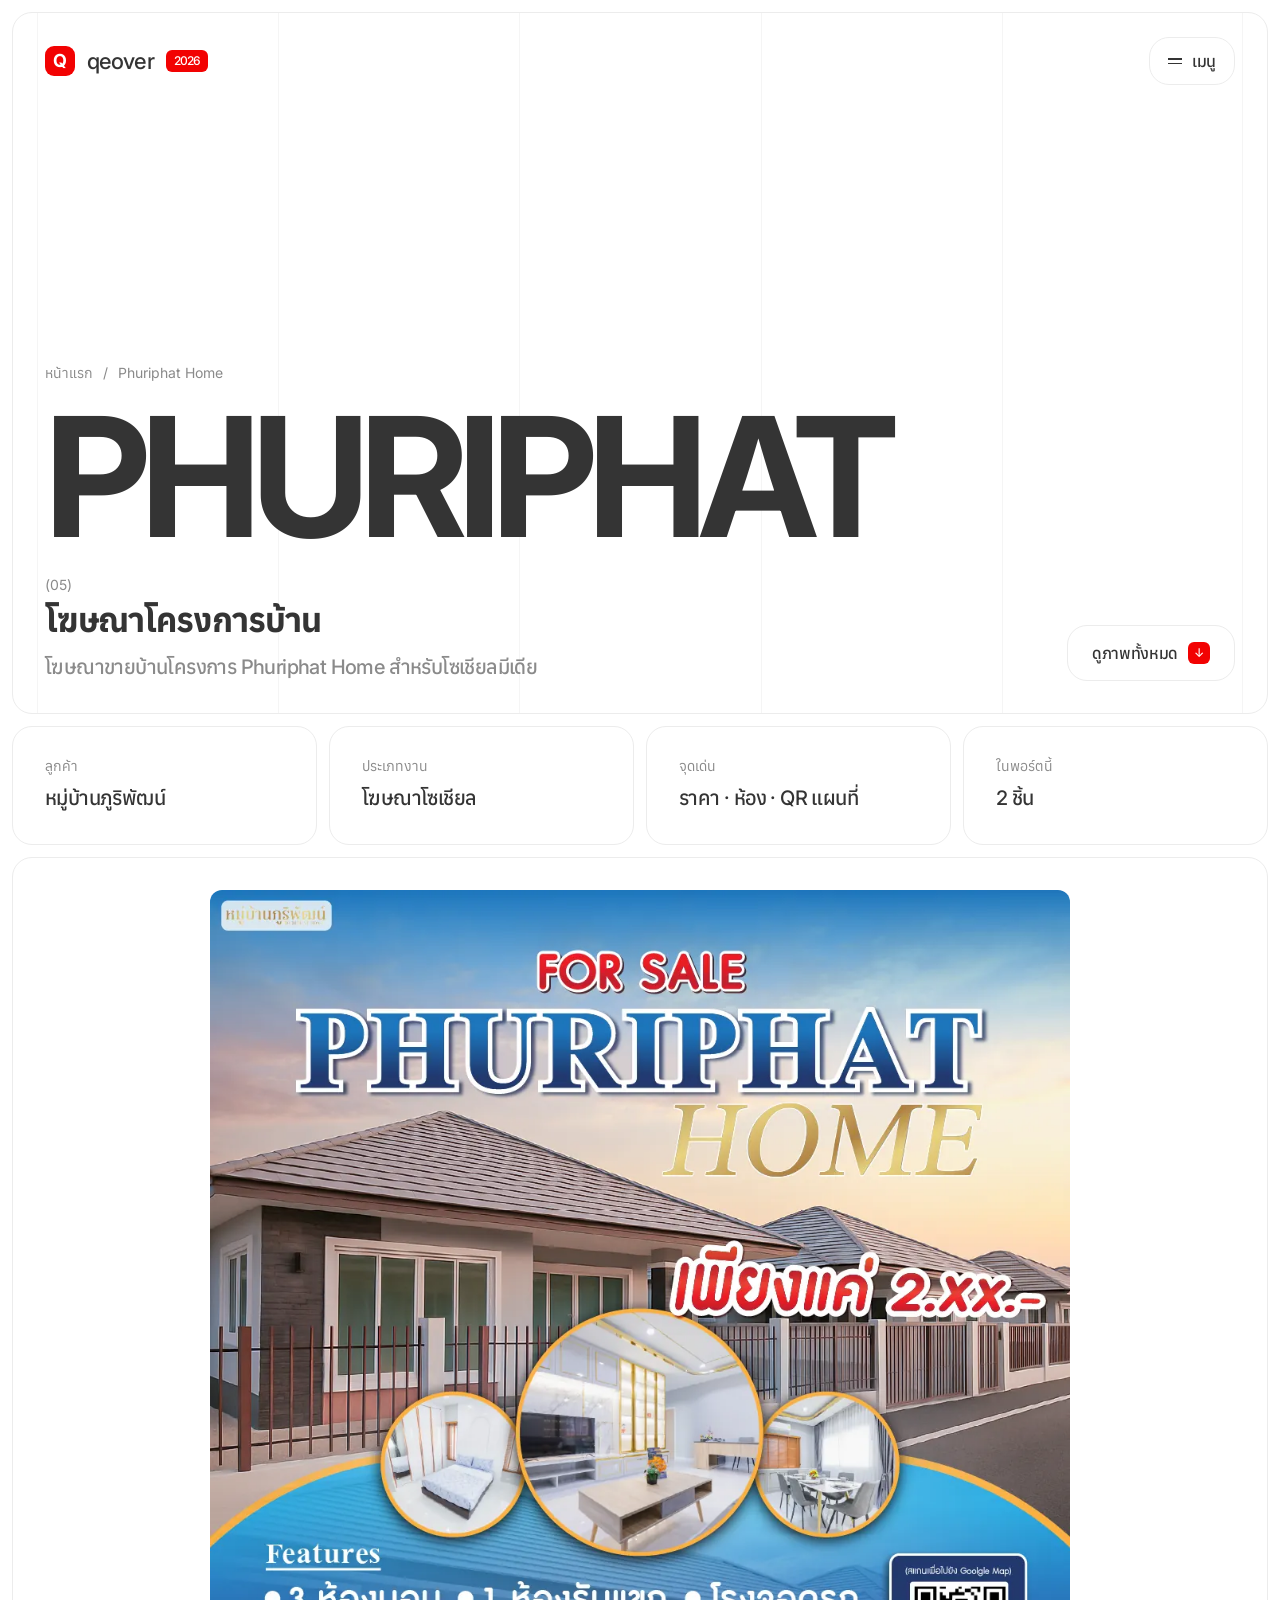
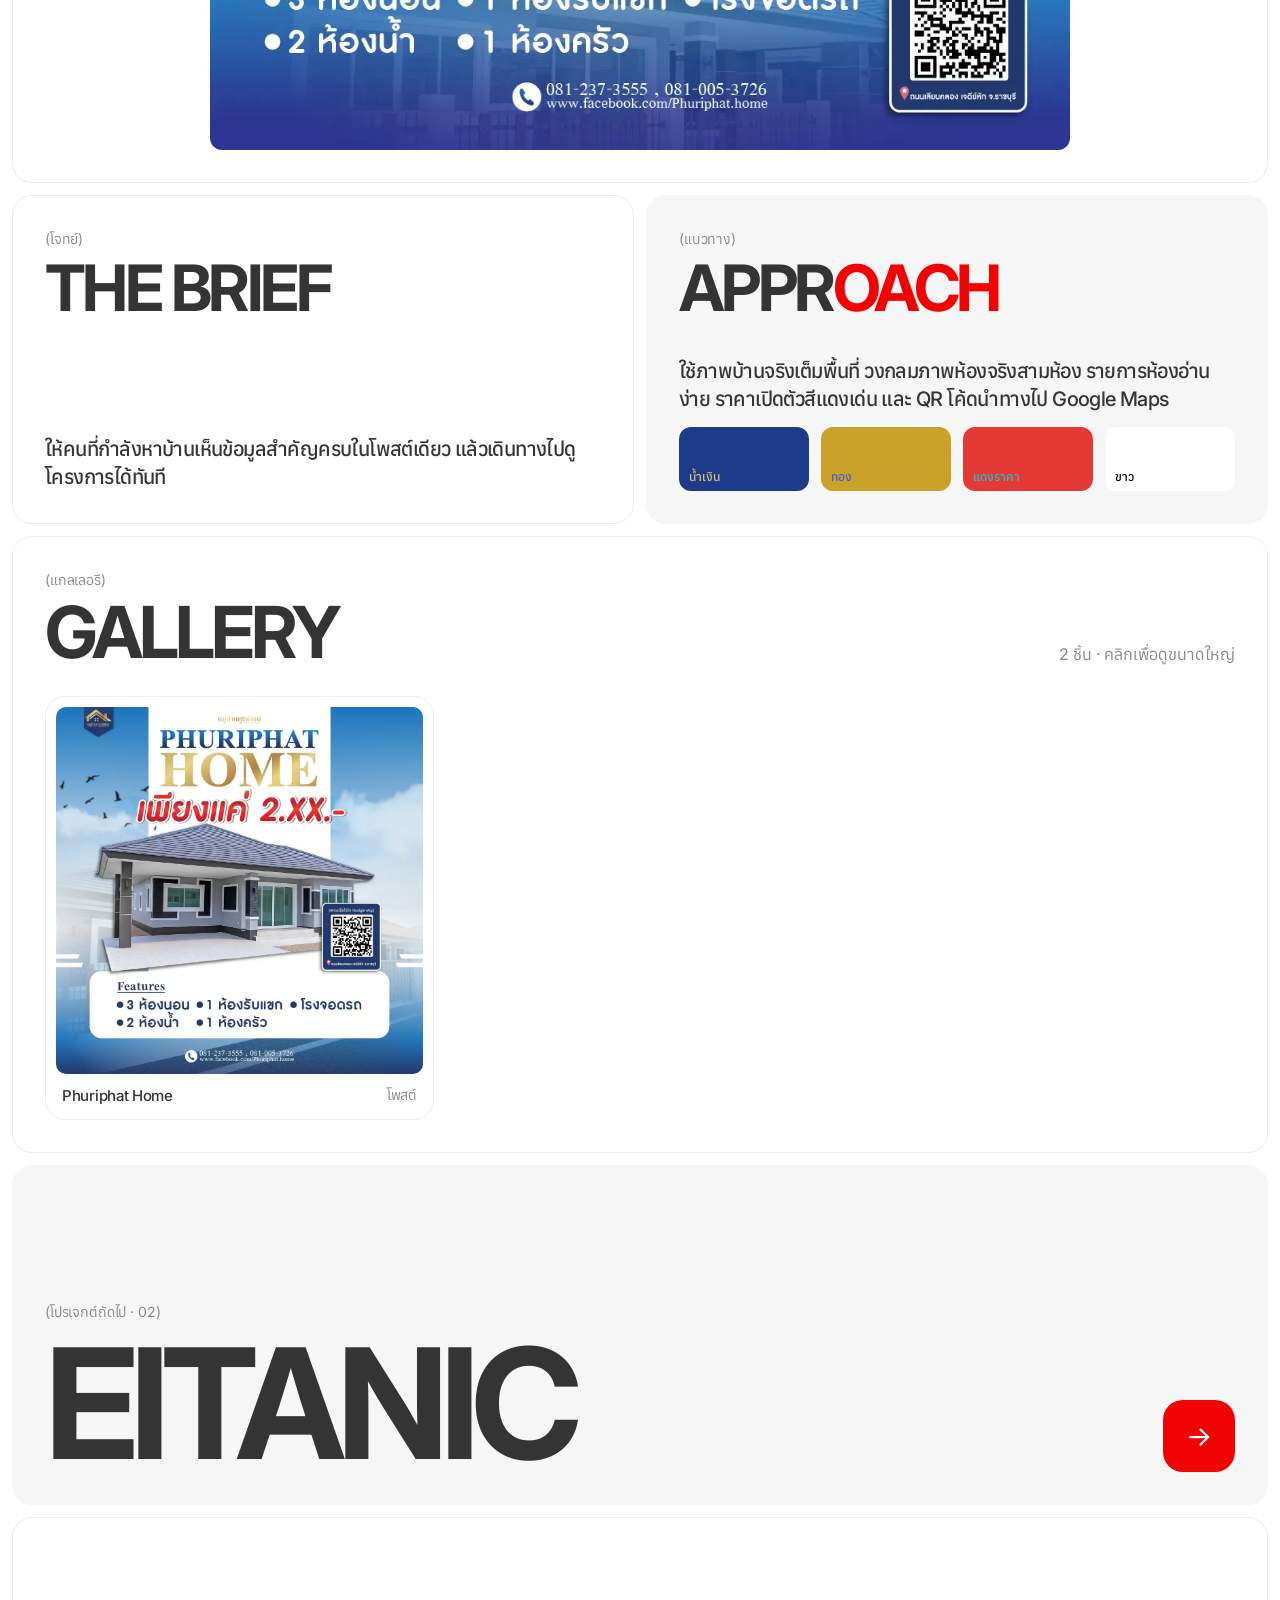
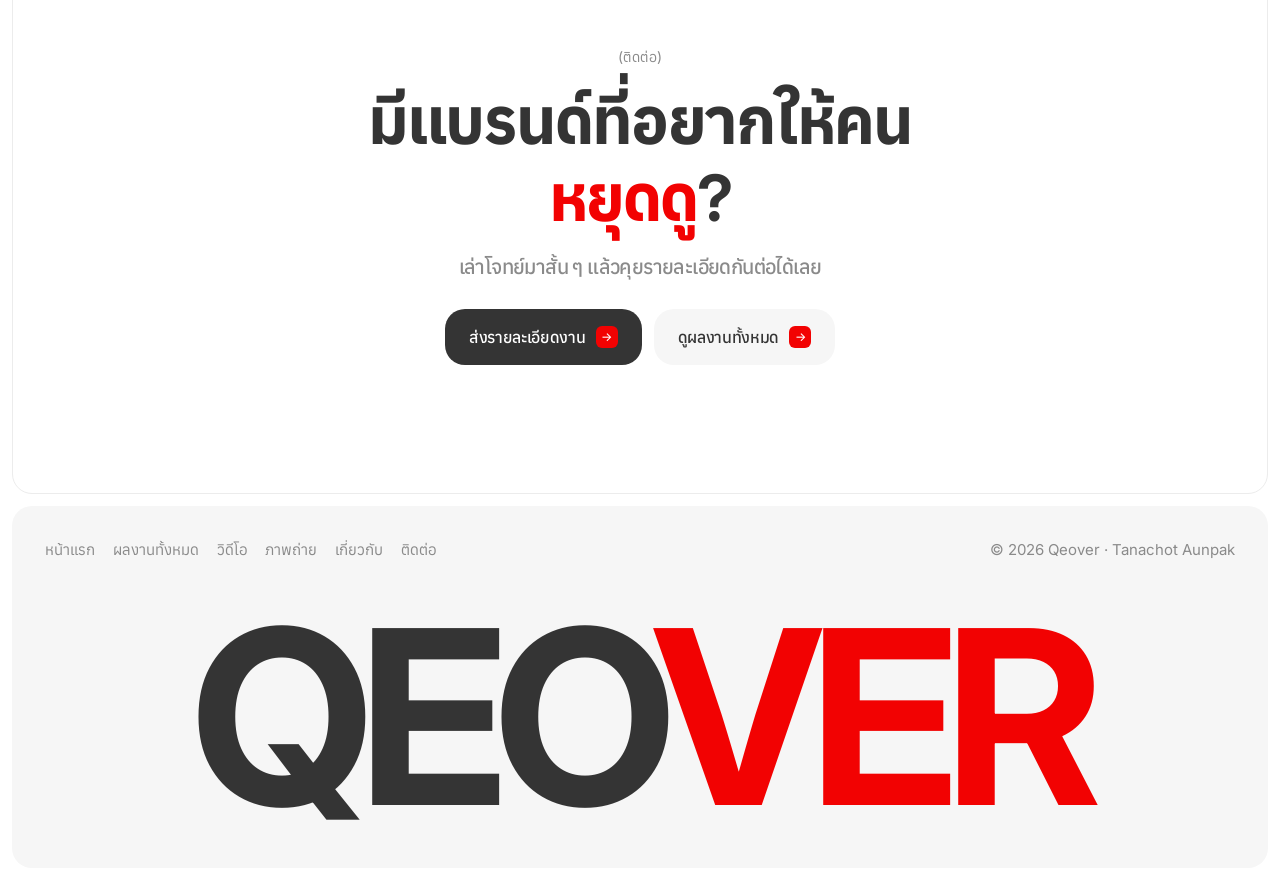
<file: phuriphat.html>
<!DOCTYPE html>
<html lang="th">
<head>
<meta charset="utf-8">
<meta name="viewport" content="width=device-width, initial-scale=1">
<title>Phuriphat Home — โฆษณาโครงการบ้าน | Qeover</title>
<meta name="description" content="โฆษณาขายบ้านโครงการ Phuriphat Home สำหรับโซเชียลมีเดีย">
<link rel="preconnect" href="https://fonts.googleapis.com">
<link rel="preconnect" href="https://fonts.gstatic.com" crossorigin>
<link href="https://fonts.googleapis.com/css2?family=Inter:opsz,wght@14..32,400..700&family=Anuphan:wght@400;500;700&display=swap" rel="stylesheet">
<link rel="stylesheet" href="assets/style.css">
<script type="application/ld+json">{"@context":"https://schema.org","@type":"Person","name":"Tanachot Aunpak","brand":"Qeover","jobTitle":"Graphic Designer and Video Creator","award":"2nd place, Promotional Video, 2021 Wonder Frame: Video and Photo Contest (KOFICE)"}</script>
</head>
<body>
<main class="stack" id="top">
<section class="panel dark phead">
    <div class="vlines"><i></i><i></i><i></i><i></i><i></i></div>
    <span class="glow a"></span>
    <div class="bar">
      <a href="index.html" class="logo bi" style="--n:0" aria-label="Qeover หน้าแรก"><span class="mk">Q</span>qeover<span class="badge">2026</span></a>
      <div class="menu bi" style="--n:1"><button class="menu-btn" type="button" aria-expanded="false" aria-haspopup="true"><i><b></b><b></b></i>เมนู</button><nav class="menu-list" aria-label="เมนูหลัก"><a href="index.html">หน้าแรก <span></span></a><a href="work.html">ผลงานทั้งหมด <span>(37)</span></a><hr><a href="eitanic.html">Eitanic <span>(02)</span></a><a href="sesante.html">Sesante Biolab <span>(03)</span></a><a href="tinted.html">Tinted Moisturizer <span>(04)</span></a><a href="phuriphat.html" aria-current="page">Phuriphat Home <span>(05)</span></a><a href="video.html">วิดีโอ <span>(06)</span></a><a href="photo.html">ภาพถ่าย <span>(07)</span></a><hr><a href="about.html">เกี่ยวกับ <span></span></a><a href="contact.html">ติดต่อ <span>→</span></a></nav></div>
    </div>
    <div class="in">
      <div class="crumb bi" style="--n:1"><a href="index.html">หน้าแรก</a><span>/</span><span>Phuriphat Home</span></div>
      <h1 class="disp fit bi" style="--n:2">Phuriphat</h1>
      <div class="row"><div><p class="num bi" style="--n:3">(05)</p><p class="th-disp bi" style="--n:3;font-size:clamp(26px,2.6vw,40px);margin-top:6px">โฆษณาโครงการบ้าน</p><p class="t20 grey bi" style="--n:4;margin-top:12px;max-width:560px">โฆษณาขายบ้านโครงการ Phuriphat Home สำหรับโซเชียลมีเดีย</p></div><a href="#gallery" class="btn light" ><span class="roll"><span>ดูภาพทั้งหมด</span><span>ดูภาพทั้งหมด</span></span><span class="ic">↓</span></a></div>
    </div>
  </section>
  <section class="meta4"><dl class="panel rv" style="--n:0"><div><dt>ลูกค้า</dt><dd>หมู่บ้านภูริพัฒน์</dd></div></dl><dl class="panel rv" style="--n:1"><div><dt>ประเภทงาน</dt><dd>โฆษณาโซเชียล</dd></div></dl><dl class="panel rv" style="--n:2"><div><dt>จุดเด่น</dt><dd>ราคา · ห้อง · QR แผนที่</dd></div></dl><dl class="panel rv" style="--n:3"><div><dt>ในพอร์ตนี้</dt><dd>2 ชิ้น</dd></div></dl></section>
  <section class="panel feature rv"><div class="im" data-src="img/h2.webp" data-alt="โฆษณาขายบ้าน Phuriphat Home พร้อมภาพห้องจริง" data-cap="Phuriphat Home" data-sub="โพสต์" role="button" tabindex="0" aria-label="ดูภาพใหญ่: โฆษณาขายบ้าน Phuriphat Home พร้อมภาพห้องจริง"><img src="img/h2.webp" alt="โฆษณาขายบ้าน Phuriphat Home พร้อมภาพห้องจริง" width="1080" height="1080" loading="lazy" decoding="async" ></div></section>
  <section class="two">
    <div class="panel rv"><div><span class="num">(โจทย์)</span><h3 class="disp" style="margin-top:10px">The brief</h3></div><p class="t20">ให้คนที่กำลังหาบ้านเห็นข้อมูลสำคัญครบในโพสต์เดียว แล้วเดินทางไปดูโครงการได้ทันที</p></div>
    <div class="panel dark rv" style="--n:1"><div><span class="num">(แนวทาง)</span><h3 class="disp" style="margin-top:10px">Appr<span class="ac">oach</span></h3></div><div><p class="t20">ใช้ภาพบ้านจริงเต็มพื้นที่ วงกลมภาพห้องจริงสามห้อง รายการห้องอ่านง่าย ราคาเปิดตัวสีแดงเด่น และ QR โค้ดนำทางไป Google Maps</p><div class="palette" aria-label="โทนสีหลักของงาน"><i style="background:#1E3A8A"><span>น้ำเงิน</span></i><i style="background:#C9A227"><span>ทอง</span></i><i style="background:#E53935"><span>แดงราคา</span></i><i style="background:#FFFFFF"><span>ขาว</span></i></div></div></div>
  </section>
  <section class="panel" id="gallery">
    <div class="strip-head"><div><span class="num rv">(แกลเลอรี)</span><h2 class="disp rv" style="--n:1;font-size:clamp(56px,5.6vw,88px);margin-top:10px">Gallery</h2></div><p class="grey rv" style="--n:2">2 ชิ้น · คลิกเพื่อดูขนาดใหญ่</p></div>
    <div class="masonry pad"><button type="button" class="tile rv" data-b="phuriphat" data-t="post" data-src="img/h1.webp" data-alt="โฆษณา Phuriphat Home ราคาเริ่ม 2.xx" data-cap="Phuriphat Home" data-sub="โพสต์"><div class="im"><img src="img/h1.webp" alt="โฆษณา Phuriphat Home ราคาเริ่ม 2.xx" width="1080" height="1080" loading="lazy" decoding="async" ></div><div class="cap">Phuriphat Home<span>โพสต์</span></div></button></div>
  </section>
  <a href="eitanic.html" class="panel dark next rv"><span class="glow a" style="opacity:.18"></span><div><span class="num">(โปรเจกต์ถัดไป · 02)</span><div class="disp fit" style="margin-top:12px">Eitanic</div></div><span class="arrow">→</span></a>
  <section class="panel cta">
    <span class="num rv">(ติดต่อ)</span>
    <h2 class="th-disp rv" style="--n:1">มีแบรนด์ที่อยากให้คน<span class="ac">หยุดดู</span>?</h2>
    <p class="t20 grey rv" style="--n:2;margin-top:16px">เล่าโจทย์มาสั้น ๆ แล้วคุยรายละเอียดกันต่อได้เลย</p>
    <div class="btns rv" style="--n:3"><a href="contact.html" class="btn " ><span class="roll"><span>ส่งรายละเอียดงาน</span><span>ส่งรายละเอียดงาน</span></span><span class="ic">→</span></a><a href="work.html" class="btn ghost" ><span class="roll"><span>ดูผลงานทั้งหมด</span><span>ดูผลงานทั้งหมด</span></span><span class="ic">→</span></a></div>
  </section>
  <footer class="panel dark foot-panel">
    <div class="row"><nav aria-label="ลิงก์ท้ายเว็บ"><a href="index.html">หน้าแรก</a><a href="work.html">ผลงานทั้งหมด</a><a href="video.html">วิดีโอ</a><a href="photo.html">ภาพถ่าย</a><a href="about.html">เกี่ยวกับ</a><a href="contact.html">ติดต่อ</a></nav><span>© 2026 Qeover · Tanachot Aunpak</span></div>
    <div class="mega disp fit">Qeo<span class="ac">ver</span></div>
  </footer>
</main>
<div class="lb" id="lb" role="dialog" aria-modal="true" aria-label="ดูภาพขนาดใหญ่">
  <div class="top"><span class="cap"></span><button class="close" type="button">ปิด ✕</button></div>
  <div class="stage"><img alt=""></div>
  <div class="bot"><button class="prev" type="button" aria-label="ภาพก่อนหน้า">←</button><button class="pos" type="button" tabindex="-1"></button><button class="next-b" type="button" aria-label="ภาพถัดไป">→</button></div>
</div>
<script src="assets/site.js"></script>
</body>
</html>
</file>
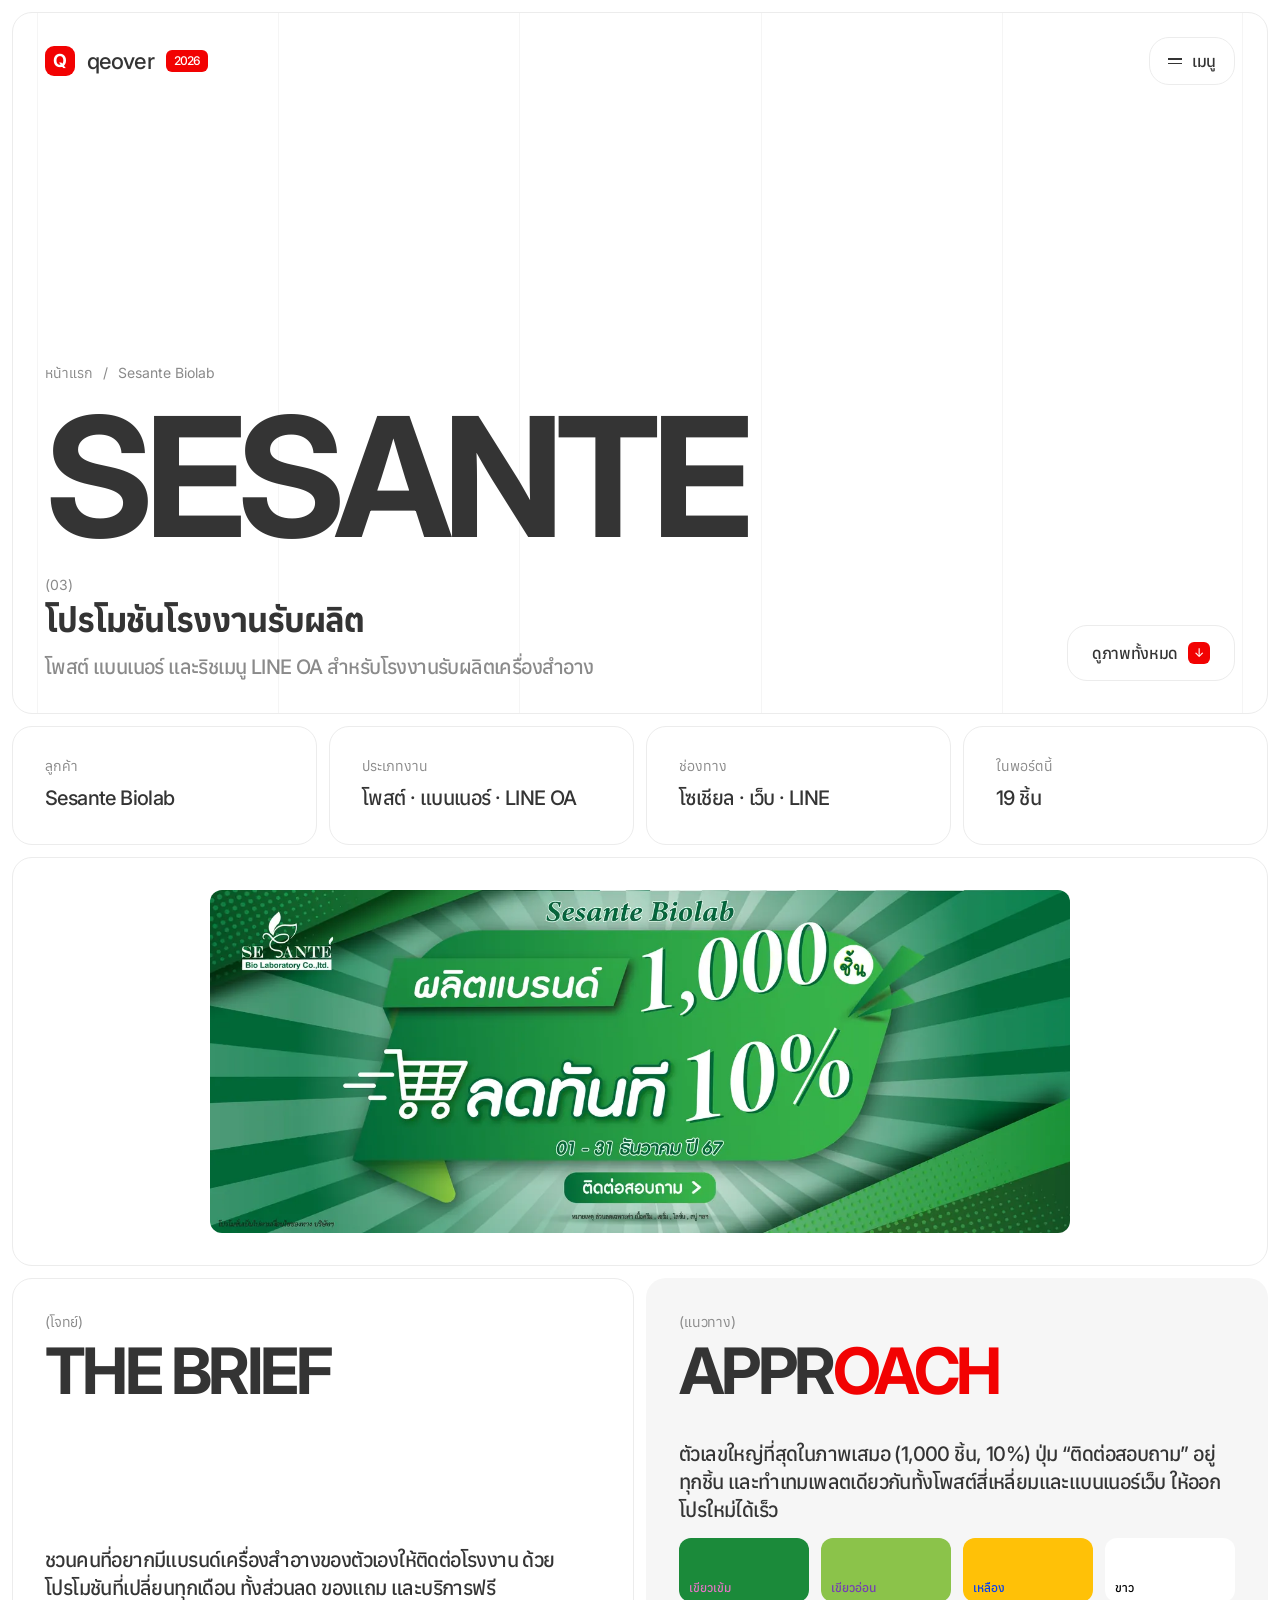
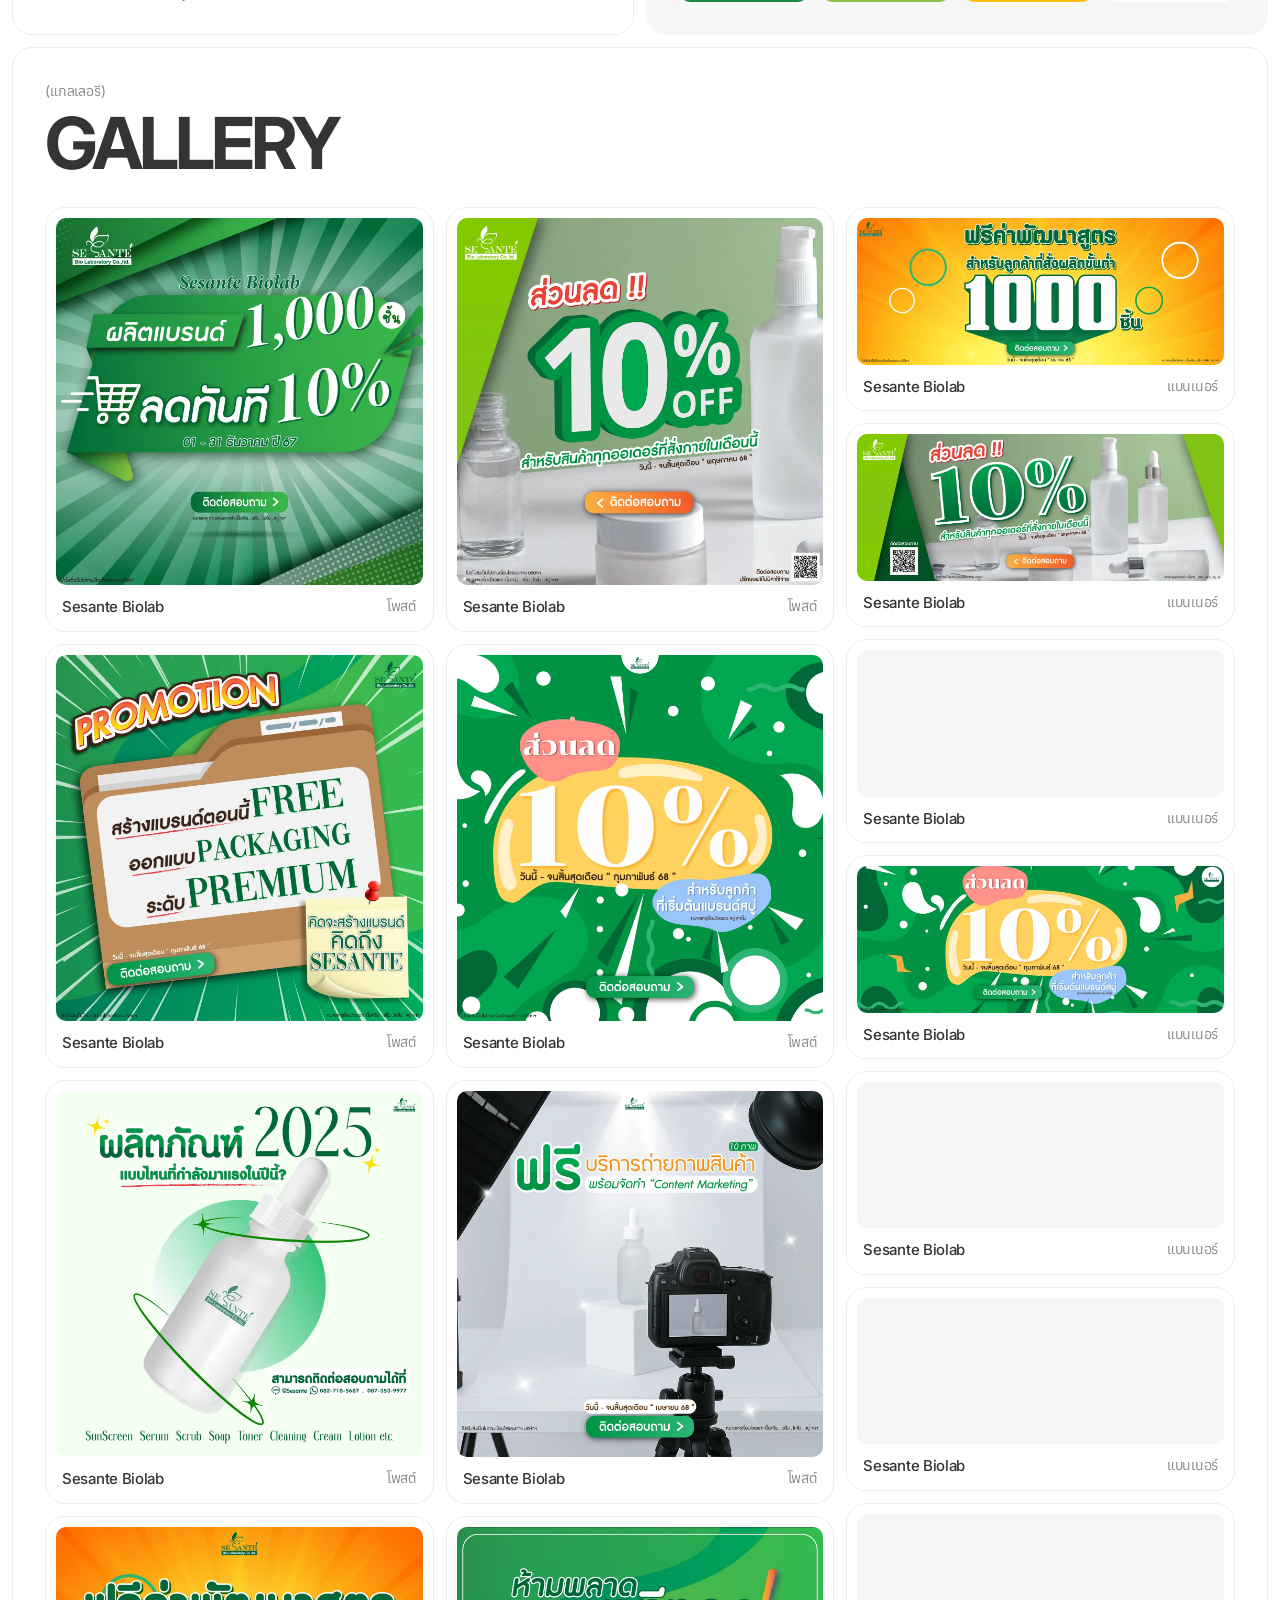
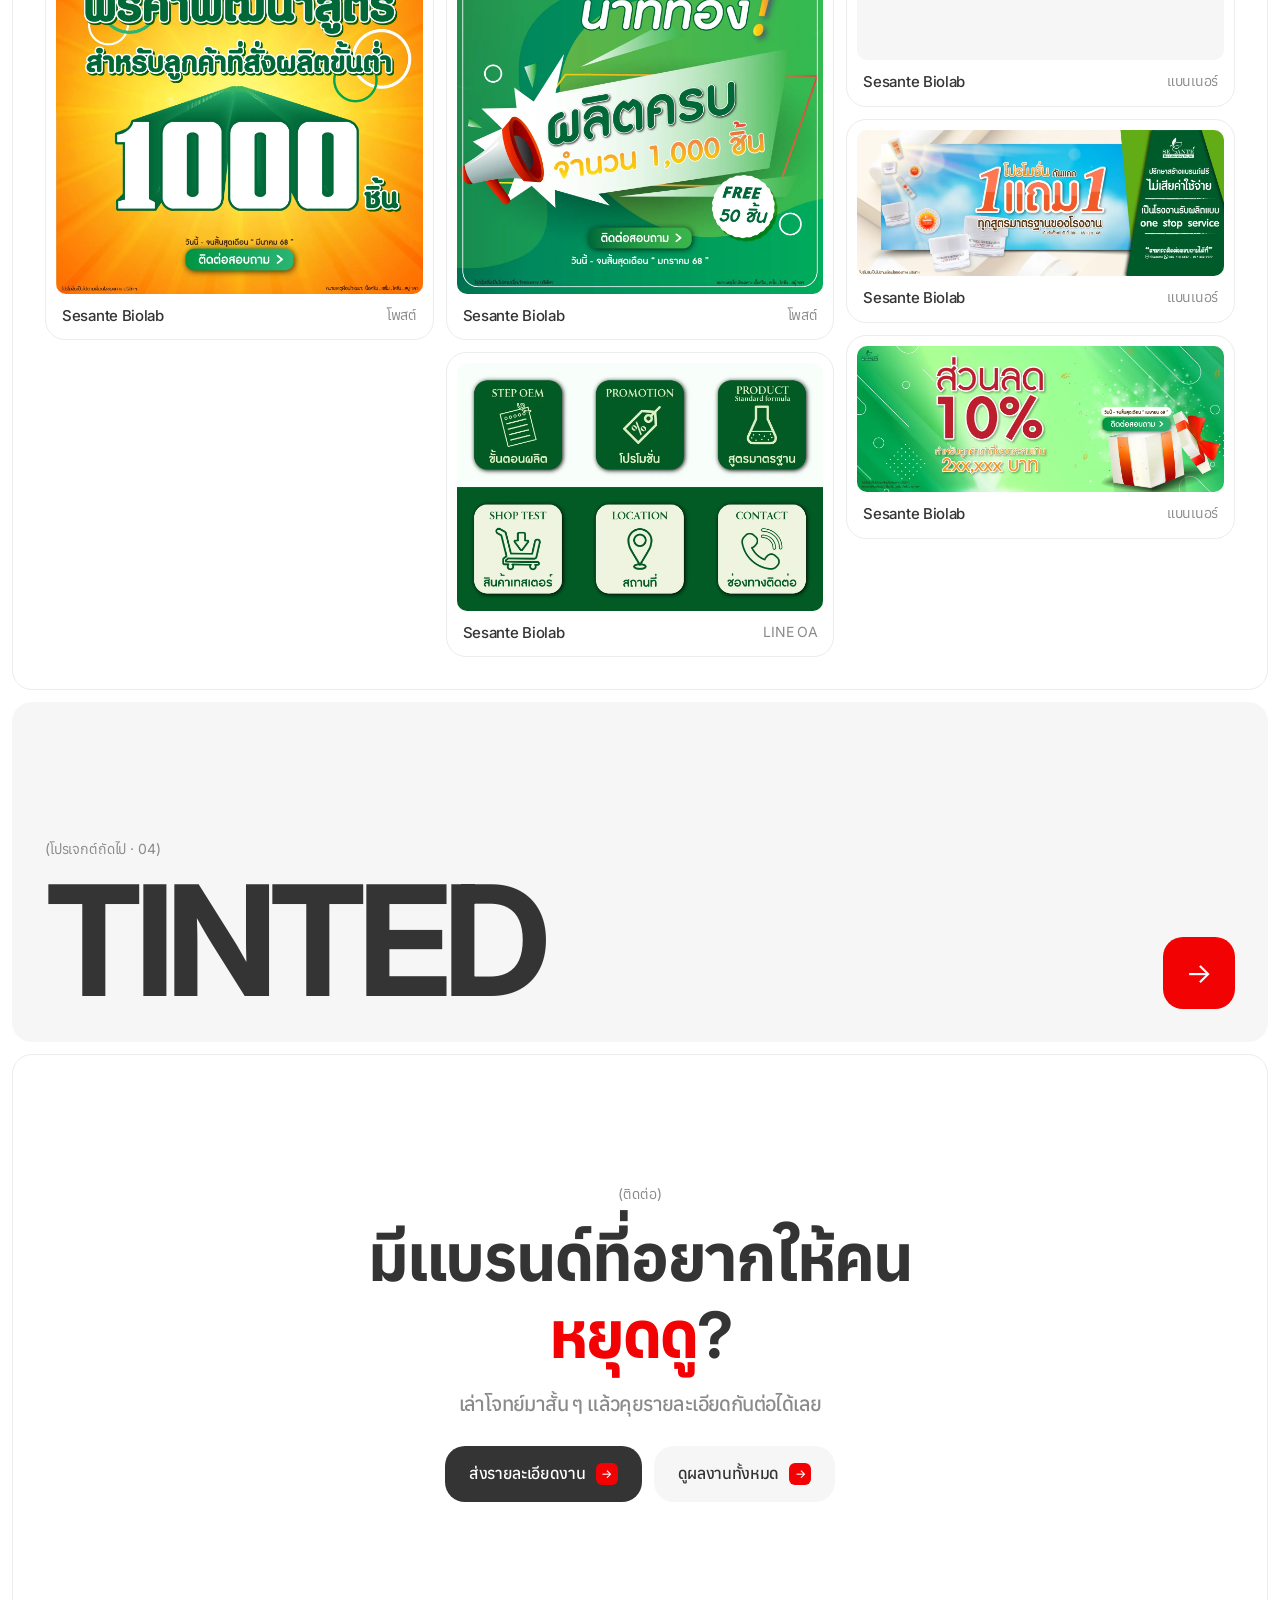
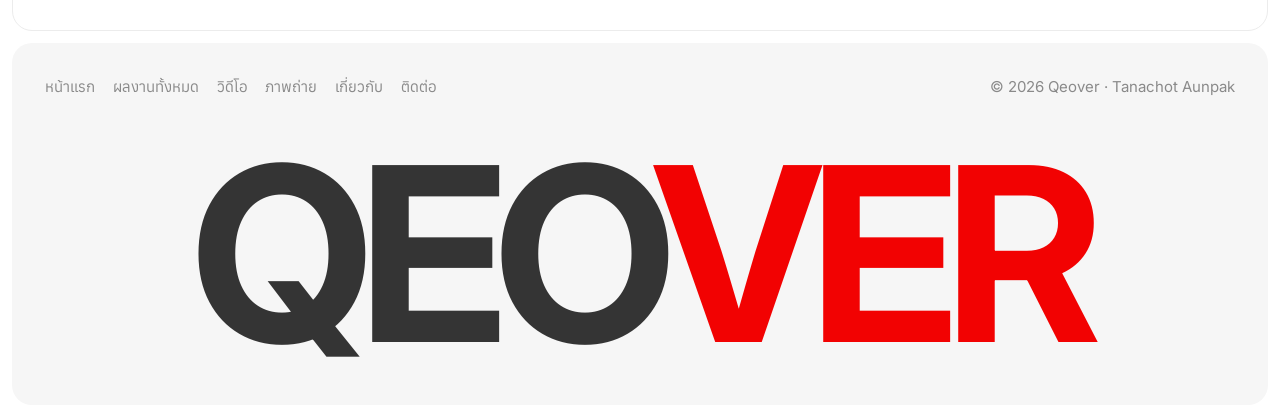
<file: sesante.html>
<!DOCTYPE html>
<html lang="th">
<head>
<meta charset="utf-8">
<meta name="viewport" content="width=device-width, initial-scale=1">
<title>Sesante Biolab — โปรโมชันโรงงานรับผลิต | Qeover</title>
<meta name="description" content="โพสต์ แบนเนอร์ และริชเมนู LINE OA สำหรับโรงงานรับผลิตเครื่องสำอาง">
<link rel="preconnect" href="https://fonts.googleapis.com">
<link rel="preconnect" href="https://fonts.gstatic.com" crossorigin>
<link href="https://fonts.googleapis.com/css2?family=Inter:opsz,wght@14..32,400..700&family=Anuphan:wght@400;500;700&display=swap" rel="stylesheet">
<link rel="stylesheet" href="assets/style.css">
<script type="application/ld+json">{"@context":"https://schema.org","@type":"Person","name":"Tanachot Aunpak","brand":"Qeover","jobTitle":"Graphic Designer and Video Creator","award":"2nd place, Promotional Video, 2021 Wonder Frame: Video and Photo Contest (KOFICE)"}</script>
</head>
<body>
<main class="stack" id="top">
<section class="panel dark phead">
    <div class="vlines"><i></i><i></i><i></i><i></i><i></i></div>
    <span class="glow a"></span>
    <div class="bar">
      <a href="index.html" class="logo bi" style="--n:0" aria-label="Qeover หน้าแรก"><span class="mk">Q</span>qeover<span class="badge">2026</span></a>
      <div class="menu bi" style="--n:1"><button class="menu-btn" type="button" aria-expanded="false" aria-haspopup="true"><i><b></b><b></b></i>เมนู</button><nav class="menu-list" aria-label="เมนูหลัก"><a href="index.html">หน้าแรก <span></span></a><a href="work.html">ผลงานทั้งหมด <span>(37)</span></a><hr><a href="eitanic.html">Eitanic <span>(02)</span></a><a href="sesante.html" aria-current="page">Sesante Biolab <span>(03)</span></a><a href="tinted.html">Tinted Moisturizer <span>(04)</span></a><a href="phuriphat.html">Phuriphat Home <span>(05)</span></a><a href="video.html">วิดีโอ <span>(06)</span></a><a href="photo.html">ภาพถ่าย <span>(07)</span></a><hr><a href="about.html">เกี่ยวกับ <span></span></a><a href="contact.html">ติดต่อ <span>→</span></a></nav></div>
    </div>
    <div class="in">
      <div class="crumb bi" style="--n:1"><a href="index.html">หน้าแรก</a><span>/</span><span>Sesante Biolab</span></div>
      <h1 class="disp fit bi" style="--n:2">Sesante</h1>
      <div class="row"><div><p class="num bi" style="--n:3">(03)</p><p class="th-disp bi" style="--n:3;font-size:clamp(26px,2.6vw,40px);margin-top:6px">โปรโมชันโรงงานรับผลิต</p><p class="t20 grey bi" style="--n:4;margin-top:12px;max-width:560px">โพสต์ แบนเนอร์ และริชเมนู LINE OA สำหรับโรงงานรับผลิตเครื่องสำอาง</p></div><a href="#gallery" class="btn light" ><span class="roll"><span>ดูภาพทั้งหมด</span><span>ดูภาพทั้งหมด</span></span><span class="ic">↓</span></a></div>
    </div>
  </section>
  <section class="meta4"><dl class="panel rv" style="--n:0"><div><dt>ลูกค้า</dt><dd>Sesante Biolab</dd></div></dl><dl class="panel rv" style="--n:1"><div><dt>ประเภทงาน</dt><dd>โพสต์ · แบนเนอร์ · LINE OA</dd></div></dl><dl class="panel rv" style="--n:2"><div><dt>ช่องทาง</dt><dd>โซเชียล · เว็บ · LINE</dd></div></dl><dl class="panel rv" style="--n:3"><div><dt>ในพอร์ตนี้</dt><dd>19 ชิ้น</dd></div></dl></section>
  <section class="panel feature rv"><div class="im" data-src="img/s10.webp" data-alt="แบนเนอร์ผลิตแบรนด์ 1,000 ชิ้น ลด 10%" data-cap="Sesante Biolab" data-sub="แบนเนอร์" role="button" tabindex="0" aria-label="ดูภาพใหญ่: แบนเนอร์ผลิตแบรนด์ 1,000 ชิ้น ลด 10%"><img src="img/s10.webp" alt="แบนเนอร์ผลิตแบรนด์ 1,000 ชิ้น ลด 10%" width="1400" height="559" loading="lazy" decoding="async" ></div></section>
  <section class="two">
    <div class="panel rv"><div><span class="num">(โจทย์)</span><h3 class="disp" style="margin-top:10px">The brief</h3></div><p class="t20">ชวนคนที่อยากมีแบรนด์เครื่องสำอางของตัวเองให้ติดต่อโรงงาน ด้วยโปรโมชันที่เปลี่ยนทุกเดือน ทั้งส่วนลด ของแถม และบริการฟรี</p></div>
    <div class="panel dark rv" style="--n:1"><div><span class="num">(แนวทาง)</span><h3 class="disp" style="margin-top:10px">Appr<span class="ac">oach</span></h3></div><div><p class="t20">ตัวเลขใหญ่ที่สุดในภาพเสมอ (1,000 ชิ้น, 10%) ปุ่ม “ติดต่อสอบถาม” อยู่ทุกชิ้น และทำเทมเพลตเดียวกันทั้งโพสต์สี่เหลี่ยมและแบนเนอร์เว็บ ให้ออกโปรใหม่ได้เร็ว</p><div class="palette" aria-label="โทนสีหลักของงาน"><i style="background:#1B8A3A"><span>เขียวเข้ม</span></i><i style="background:#8BC34A"><span>เขียวอ่อน</span></i><i style="background:#FFC107"><span>เหลือง</span></i><i style="background:#FFFFFF"><span>ขาว</span></i></div></div></div>
  </section>
  <section class="panel" id="gallery">
    <div class="strip-head"><div><span class="num rv">(แกลเลอรี)</span><h2 class="disp rv" style="--n:1;font-size:clamp(56px,5.6vw,88px);margin-top:10px">Gallery</h2></div><p class="grey rv" style="--n:2">19 ชิ้น · คลิกเพื่อดูขนาดใหญ่</p></div>
    <div class="masonry pad"><button type="button" class="tile rv" data-b="sesante" data-t="post" data-src="img/s11.webp" data-alt="โพสต์ผลิตแบรนด์ 1,000 ชิ้น ลดทันที 10%" data-cap="Sesante Biolab" data-sub="โพสต์"><div class="im"><img src="img/s11.webp" alt="โพสต์ผลิตแบรนด์ 1,000 ชิ้น ลดทันที 10%" width="1400" height="1400" loading="lazy" decoding="async" ></div><div class="cap">Sesante Biolab<span>โพสต์</span></div></button><button type="button" class="tile rv" data-b="sesante" data-t="post" data-src="img/s16.webp" data-alt="โพสต์โปรโมชันออกแบบแพ็กเกจจิ้งฟรี" data-cap="Sesante Biolab" data-sub="โพสต์"><div class="im"><img src="img/s16.webp" alt="โพสต์โปรโมชันออกแบบแพ็กเกจจิ้งฟรี" width="1400" height="1400" loading="lazy" decoding="async" ></div><div class="cap">Sesante Biolab<span>โพสต์</span></div></button><button type="button" class="tile rv" data-b="sesante" data-t="post" data-src="img/s20.webp" data-alt="โพสต์ผลิตภัณฑ์ 2025 แบบไหนกำลังมาแรง" data-cap="Sesante Biolab" data-sub="โพสต์"><div class="im"><img src="img/s20.webp" alt="โพสต์ผลิตภัณฑ์ 2025 แบบไหนกำลังมาแรง" width="1400" height="1400" loading="lazy" decoding="async" ></div><div class="cap">Sesante Biolab<span>โพสต์</span></div></button><button type="button" class="tile rv" data-b="sesante" data-t="post" data-src="img/s13.webp" data-alt="โพสต์ฟรีค่าพัฒนาสูตรสำหรับสั่งผลิต 1,000 ชิ้น" data-cap="Sesante Biolab" data-sub="โพสต์"><div class="im"><img src="img/s13.webp" alt="โพสต์ฟรีค่าพัฒนาสูตรสำหรับสั่งผลิต 1,000 ชิ้น" width="1400" height="1400" loading="lazy" decoding="async" ></div><div class="cap">Sesante Biolab<span>โพสต์</span></div></button><button type="button" class="tile rv" data-b="sesante" data-t="post" data-src="img/s15.webp" data-alt="โพสต์ส่วนลด 10% OFF" data-cap="Sesante Biolab" data-sub="โพสต์"><div class="im"><img src="img/s15.webp" alt="โพสต์ส่วนลด 10% OFF" width="1400" height="1400" loading="lazy" decoding="async" ></div><div class="cap">Sesante Biolab<span>โพสต์</span></div></button><button type="button" class="tile rv" data-b="sesante" data-t="post" data-src="img/s18.webp" data-alt="โพสต์ส่วนลด 10% สำหรับลูกค้าเริ่มต้นแบรนด์" data-cap="Sesante Biolab" data-sub="โพสต์"><div class="im"><img src="img/s18.webp" alt="โพสต์ส่วนลด 10% สำหรับลูกค้าเริ่มต้นแบรนด์" width="1400" height="1400" loading="lazy" decoding="async" ></div><div class="cap">Sesante Biolab<span>โพสต์</span></div></button><button type="button" class="tile rv" data-b="sesante" data-t="post" data-src="img/s21.webp" data-alt="โพสต์ฟรีบริการถ่ายภาพสินค้า" data-cap="Sesante Biolab" data-sub="โพสต์"><div class="im"><img src="img/s21.webp" alt="โพสต์ฟรีบริการถ่ายภาพสินค้า" width="1400" height="1400" loading="lazy" decoding="async" ></div><div class="cap">Sesante Biolab<span>โพสต์</span></div></button><button type="button" class="tile rv" data-b="sesante" data-t="post" data-src="img/s26.webp" data-alt="โพสต์ห้ามพลาดนาทีทอง ผลิตครบ 1,000 ชิ้น" data-cap="Sesante Biolab" data-sub="โพสต์"><div class="im"><img src="img/s26.webp" alt="โพสต์ห้ามพลาดนาทีทอง ผลิตครบ 1,000 ชิ้น" width="1400" height="1400" loading="lazy" decoding="async" ></div><div class="cap">Sesante Biolab<span>โพสต์</span></div></button><button type="button" class="tile rv" data-b="sesante" data-t="line" data-src="img/line.webp" data-alt="ริชเมนู LINE OA ของ Sesante" data-cap="Sesante Biolab" data-sub="LINE OA"><div class="im"><img src="img/line.webp" alt="ริชเมนู LINE OA ของ Sesante" width="1400" height="945" loading="lazy" decoding="async" ></div><div class="cap">Sesante Biolab<span>LINE OA</span></div></button><button type="button" class="tile rv" data-b="sesante" data-t="banner" data-src="img/s12.webp" data-alt="แบนเนอร์ฟรีค่าพัฒนาสูตร" data-cap="Sesante Biolab" data-sub="แบนเนอร์"><div class="im"><img src="img/s12.webp" alt="แบนเนอร์ฟรีค่าพัฒนาสูตร" width="1400" height="559" loading="lazy" decoding="async" ></div><div class="cap">Sesante Biolab<span>แบนเนอร์</span></div></button><button type="button" class="tile rv" data-b="sesante" data-t="banner" data-src="img/s14.webp" data-alt="แบนเนอร์ส่วนลด 10%" data-cap="Sesante Biolab" data-sub="แบนเนอร์"><div class="im"><img src="img/s14.webp" alt="แบนเนอร์ส่วนลด 10%" width="1400" height="559" loading="lazy" decoding="async" ></div><div class="cap">Sesante Biolab<span>แบนเนอร์</span></div></button><button type="button" class="tile rv" data-b="sesante" data-t="banner" data-src="img/s17.webp" data-alt="แบนเนอร์โปรโมชันออกแบบแพ็กเกจจิ้งฟรี" data-cap="Sesante Biolab" data-sub="แบนเนอร์"><div class="im"><img src="img/s17.webp" alt="แบนเนอร์โปรโมชันออกแบบแพ็กเกจจิ้งฟรี" width="1400" height="559" loading="lazy" decoding="async" ></div><div class="cap">Sesante Biolab<span>แบนเนอร์</span></div></button><button type="button" class="tile rv" data-b="sesante" data-t="banner" data-src="img/s19.webp" data-alt="แบนเนอร์ส่วนลด 10% สำหรับลูกค้าใหม่" data-cap="Sesante Biolab" data-sub="แบนเนอร์"><div class="im"><img src="img/s19.webp" alt="แบนเนอร์ส่วนลด 10% สำหรับลูกค้าใหม่" width="1400" height="559" loading="lazy" decoding="async" ></div><div class="cap">Sesante Biolab<span>แบนเนอร์</span></div></button><button type="button" class="tile rv" data-b="sesante" data-t="banner" data-src="img/s22.webp" data-alt="แบนเนอร์ฟรีบริการถ่ายภาพสินค้า" data-cap="Sesante Biolab" data-sub="แบนเนอร์"><div class="im"><img src="img/s22.webp" alt="แบนเนอร์ฟรีบริการถ่ายภาพสินค้า" width="1400" height="559" loading="lazy" decoding="async" ></div><div class="cap">Sesante Biolab<span>แบนเนอร์</span></div></button><button type="button" class="tile rv" data-b="sesante" data-t="banner" data-src="img/s25.webp" data-alt="แบนเนอร์ผลิตครบ 1,000 ชิ้น แถมฟรี 50 ชิ้น" data-cap="Sesante Biolab" data-sub="แบนเนอร์"><div class="im"><img src="img/s25.webp" alt="แบนเนอร์ผลิตครบ 1,000 ชิ้น แถมฟรี 50 ชิ้น" width="1400" height="559" loading="lazy" decoding="async" ></div><div class="cap">Sesante Biolab<span>แบนเนอร์</span></div></button><button type="button" class="tile rv" data-b="sesante" data-t="banner" data-src="img/s27.webp" data-alt="แบนเนอร์ห้ามพลาดนาทีทอง" data-cap="Sesante Biolab" data-sub="แบนเนอร์"><div class="im"><img src="img/s27.webp" alt="แบนเนอร์ห้ามพลาดนาทีทอง" width="1400" height="559" loading="lazy" decoding="async" ></div><div class="cap">Sesante Biolab<span>แบนเนอร์</span></div></button><button type="button" class="tile rv" data-b="sesante" data-t="banner" data-src="img/s24.webp" data-alt="แบนเนอร์โปรโมชัน 1 แถม 1" data-cap="Sesante Biolab" data-sub="แบนเนอร์"><div class="im"><img src="img/s24.webp" alt="แบนเนอร์โปรโมชัน 1 แถม 1" width="1400" height="559" loading="lazy" decoding="async" ></div><div class="cap">Sesante Biolab<span>แบนเนอร์</span></div></button><button type="button" class="tile rv" data-b="sesante" data-t="banner" data-src="img/s09.webp" data-alt="แบนเนอร์ส่วนลด 10% พร้อมกล่องของขวัญ" data-cap="Sesante Biolab" data-sub="แบนเนอร์"><div class="im"><img src="img/s09.webp" alt="แบนเนอร์ส่วนลด 10% พร้อมกล่องของขวัญ" width="1400" height="559" loading="lazy" decoding="async" ></div><div class="cap">Sesante Biolab<span>แบนเนอร์</span></div></button></div>
  </section>
  <a href="tinted.html" class="panel dark next rv"><span class="glow a" style="opacity:.18"></span><div><span class="num">(โปรเจกต์ถัดไป · 04)</span><div class="disp fit" style="margin-top:12px">Tinted</div></div><span class="arrow">→</span></a>
  <section class="panel cta">
    <span class="num rv">(ติดต่อ)</span>
    <h2 class="th-disp rv" style="--n:1">มีแบรนด์ที่อยากให้คน<span class="ac">หยุดดู</span>?</h2>
    <p class="t20 grey rv" style="--n:2;margin-top:16px">เล่าโจทย์มาสั้น ๆ แล้วคุยรายละเอียดกันต่อได้เลย</p>
    <div class="btns rv" style="--n:3"><a href="contact.html" class="btn " ><span class="roll"><span>ส่งรายละเอียดงาน</span><span>ส่งรายละเอียดงาน</span></span><span class="ic">→</span></a><a href="work.html" class="btn ghost" ><span class="roll"><span>ดูผลงานทั้งหมด</span><span>ดูผลงานทั้งหมด</span></span><span class="ic">→</span></a></div>
  </section>
  <footer class="panel dark foot-panel">
    <div class="row"><nav aria-label="ลิงก์ท้ายเว็บ"><a href="index.html">หน้าแรก</a><a href="work.html">ผลงานทั้งหมด</a><a href="video.html">วิดีโอ</a><a href="photo.html">ภาพถ่าย</a><a href="about.html">เกี่ยวกับ</a><a href="contact.html">ติดต่อ</a></nav><span>© 2026 Qeover · Tanachot Aunpak</span></div>
    <div class="mega disp fit">Qeo<span class="ac">ver</span></div>
  </footer>
</main>
<div class="lb" id="lb" role="dialog" aria-modal="true" aria-label="ดูภาพขนาดใหญ่">
  <div class="top"><span class="cap"></span><button class="close" type="button">ปิด ✕</button></div>
  <div class="stage"><img alt=""></div>
  <div class="bot"><button class="prev" type="button" aria-label="ภาพก่อนหน้า">←</button><button class="pos" type="button" tabindex="-1"></button><button class="next-b" type="button" aria-label="ภาพถัดไป">→</button></div>
</div>
<script src="assets/site.js"></script>
</body>
</html>
</file>
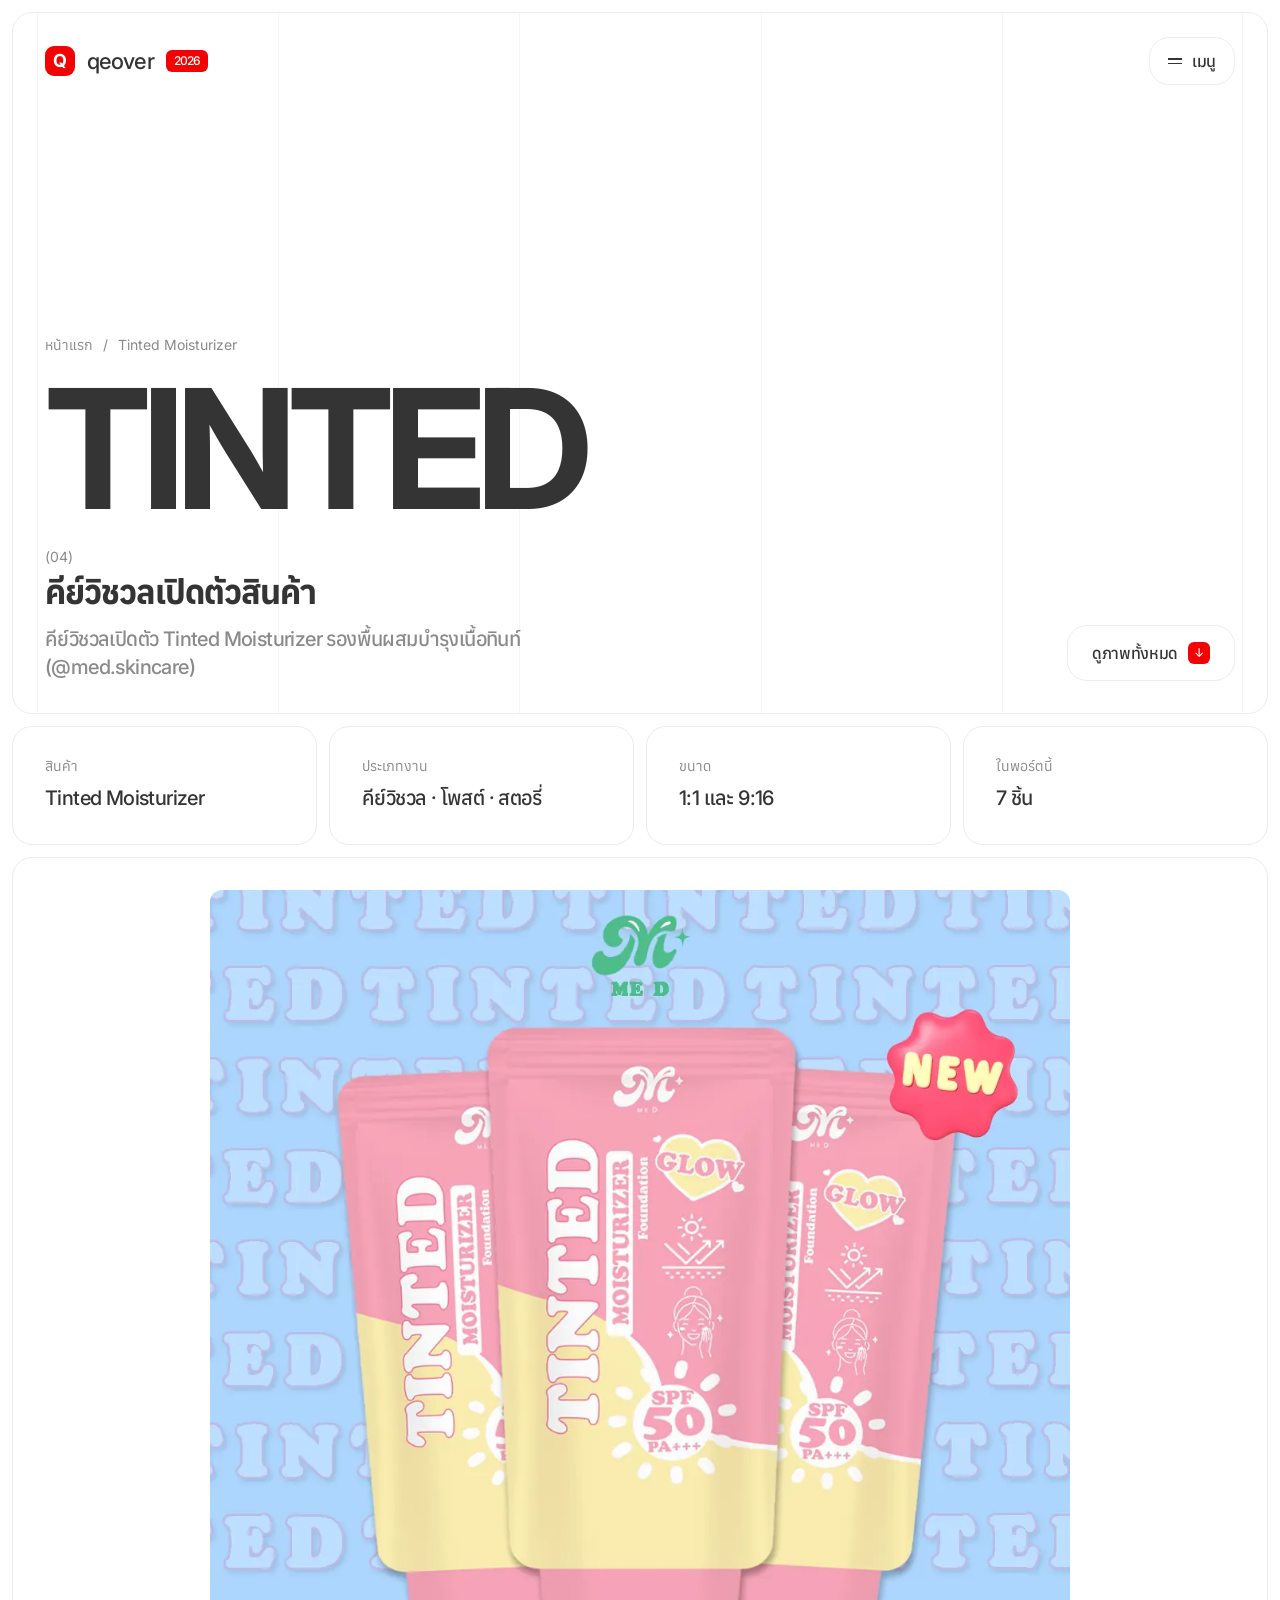
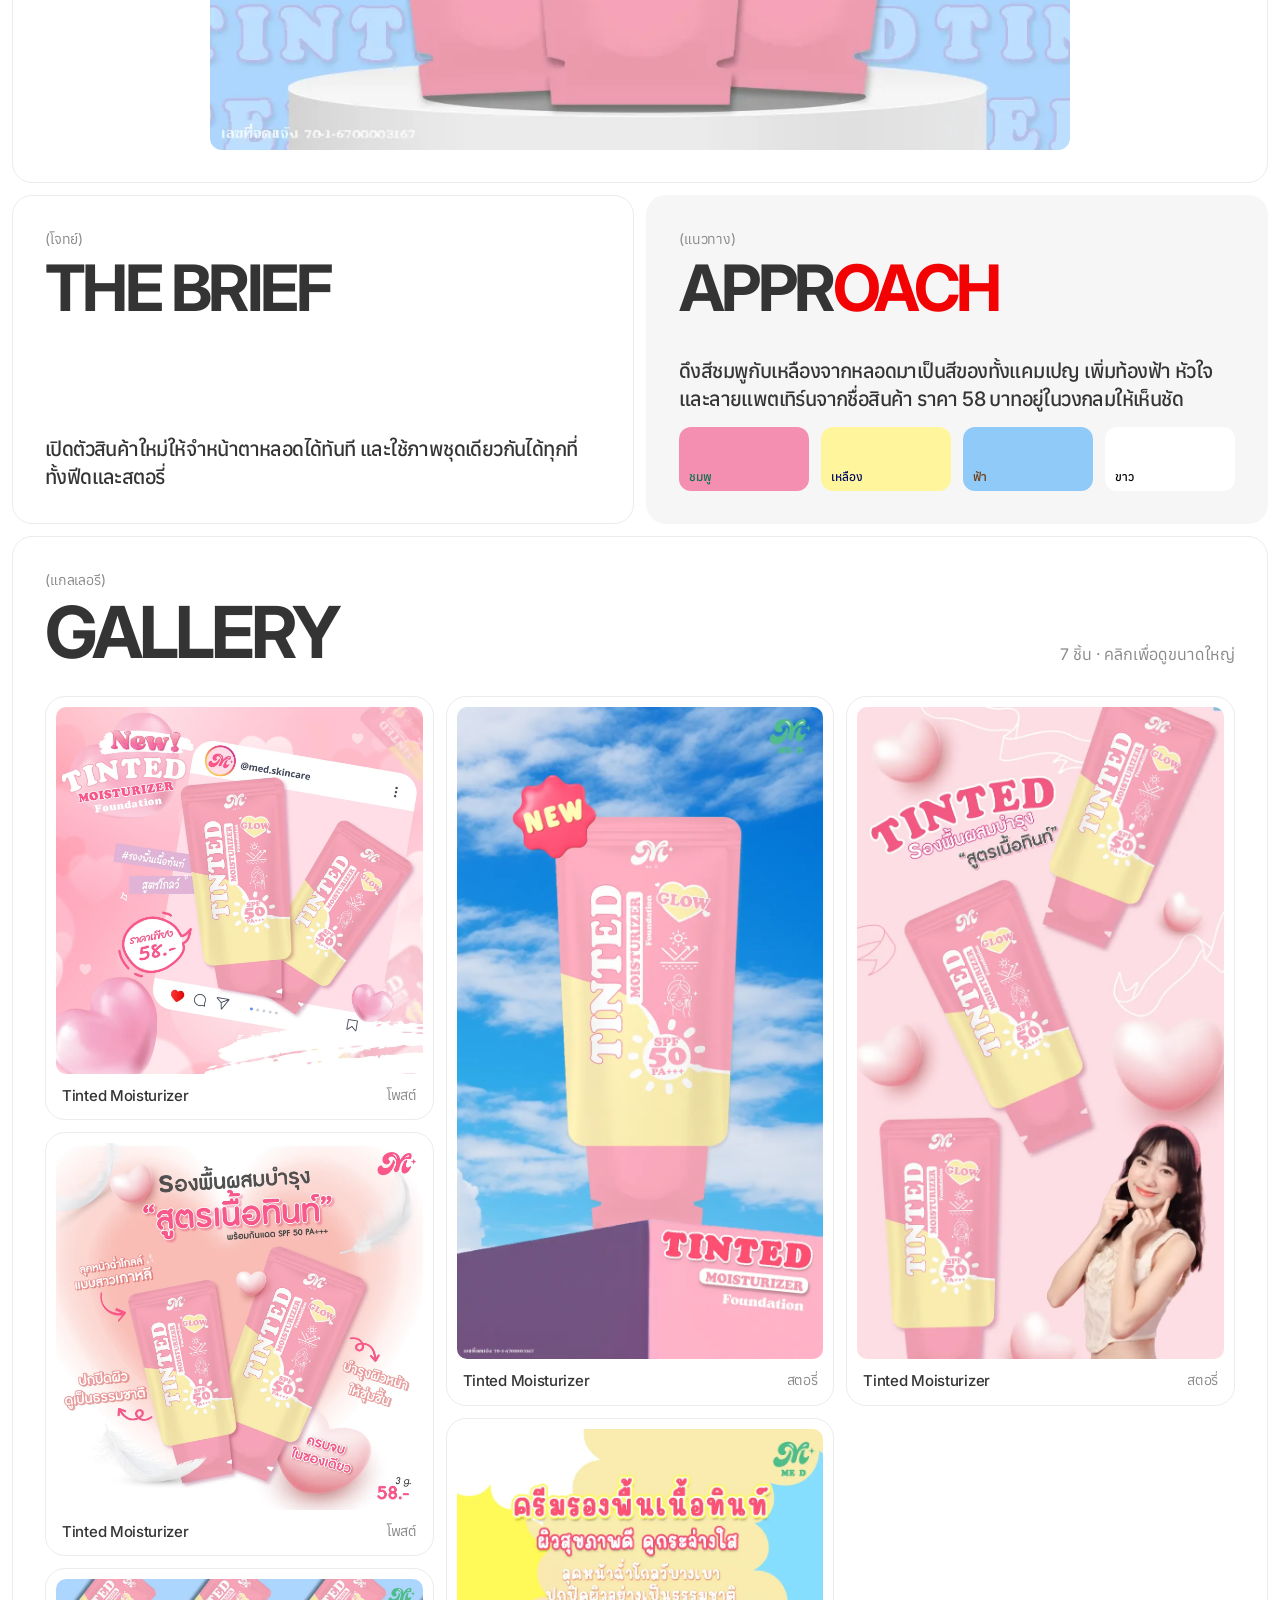
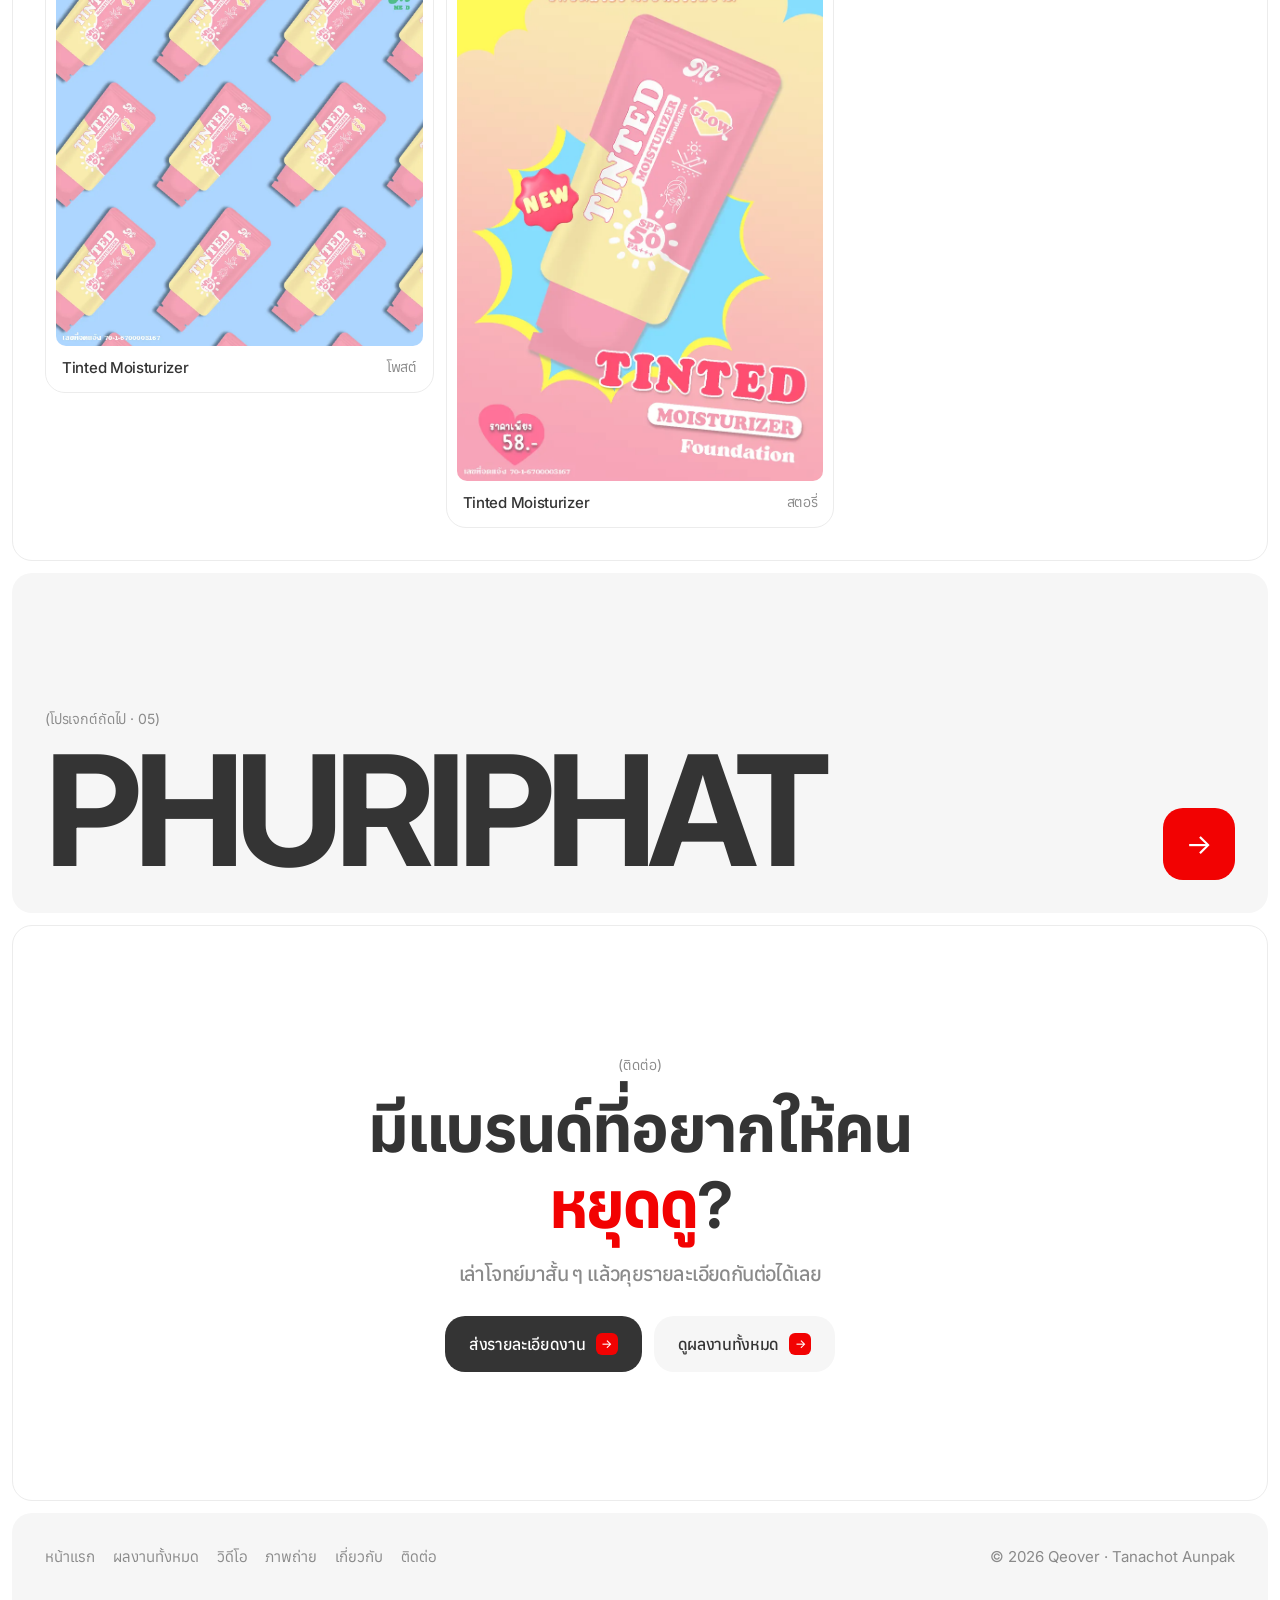
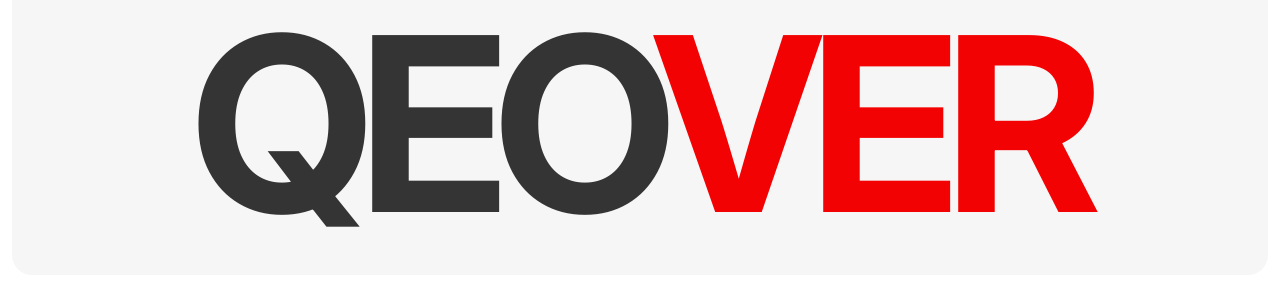
<file: tinted.html>
<!DOCTYPE html>
<html lang="th">
<head>
<meta charset="utf-8">
<meta name="viewport" content="width=device-width, initial-scale=1">
<title>Tinted Moisturizer — คีย์วิชวลเปิดตัวสินค้า | Qeover</title>
<meta name="description" content="คีย์วิชวลเปิดตัว Tinted Moisturizer รองพื้นผสมบำรุงเนื้อทินท์ (@med.skincare)">
<link rel="preconnect" href="https://fonts.googleapis.com">
<link rel="preconnect" href="https://fonts.gstatic.com" crossorigin>
<link href="https://fonts.googleapis.com/css2?family=Inter:opsz,wght@14..32,400..700&family=Anuphan:wght@400;500;700&display=swap" rel="stylesheet">
<link rel="stylesheet" href="assets/style.css">
<script type="application/ld+json">{"@context":"https://schema.org","@type":"Person","name":"Tanachot Aunpak","brand":"Qeover","jobTitle":"Graphic Designer and Video Creator","award":"2nd place, Promotional Video, 2021 Wonder Frame: Video and Photo Contest (KOFICE)"}</script>
</head>
<body>
<main class="stack" id="top">
<section class="panel dark phead">
    <div class="vlines"><i></i><i></i><i></i><i></i><i></i></div>
    <span class="glow a"></span>
    <div class="bar">
      <a href="index.html" class="logo bi" style="--n:0" aria-label="Qeover หน้าแรก"><span class="mk">Q</span>qeover<span class="badge">2026</span></a>
      <div class="menu bi" style="--n:1"><button class="menu-btn" type="button" aria-expanded="false" aria-haspopup="true"><i><b></b><b></b></i>เมนู</button><nav class="menu-list" aria-label="เมนูหลัก"><a href="index.html">หน้าแรก <span></span></a><a href="work.html">ผลงานทั้งหมด <span>(37)</span></a><hr><a href="eitanic.html">Eitanic <span>(02)</span></a><a href="sesante.html">Sesante Biolab <span>(03)</span></a><a href="tinted.html" aria-current="page">Tinted Moisturizer <span>(04)</span></a><a href="phuriphat.html">Phuriphat Home <span>(05)</span></a><a href="video.html">วิดีโอ <span>(06)</span></a><a href="photo.html">ภาพถ่าย <span>(07)</span></a><hr><a href="about.html">เกี่ยวกับ <span></span></a><a href="contact.html">ติดต่อ <span>→</span></a></nav></div>
    </div>
    <div class="in">
      <div class="crumb bi" style="--n:1"><a href="index.html">หน้าแรก</a><span>/</span><span>Tinted Moisturizer</span></div>
      <h1 class="disp fit bi" style="--n:2">Tinted</h1>
      <div class="row"><div><p class="num bi" style="--n:3">(04)</p><p class="th-disp bi" style="--n:3;font-size:clamp(26px,2.6vw,40px);margin-top:6px">คีย์วิชวลเปิดตัวสินค้า</p><p class="t20 grey bi" style="--n:4;margin-top:12px;max-width:560px">คีย์วิชวลเปิดตัว Tinted Moisturizer รองพื้นผสมบำรุงเนื้อทินท์ (@med.skincare)</p></div><a href="#gallery" class="btn light" ><span class="roll"><span>ดูภาพทั้งหมด</span><span>ดูภาพทั้งหมด</span></span><span class="ic">↓</span></a></div>
    </div>
  </section>
  <section class="meta4"><dl class="panel rv" style="--n:0"><div><dt>สินค้า</dt><dd>Tinted Moisturizer</dd></div></dl><dl class="panel rv" style="--n:1"><div><dt>ประเภทงาน</dt><dd>คีย์วิชวล · โพสต์ · สตอรี่</dd></div></dl><dl class="panel rv" style="--n:2"><div><dt>ขนาด</dt><dd>1:1 และ 9:16</dd></div></dl><dl class="panel rv" style="--n:3"><div><dt>ในพอร์ตนี้</dt><dd>7 ชิ้น</dd></div></dl></section>
  <section class="panel feature rv"><div class="im" data-src="img/t43.webp" data-alt="คีย์วิชวลหลอด Tinted Moisturizer สามหลอด" data-cap="Tinted Moisturizer" data-sub="โพสต์" role="button" tabindex="0" aria-label="ดูภาพใหญ่: คีย์วิชวลหลอด Tinted Moisturizer สามหลอด"><img src="img/t43.webp" alt="คีย์วิชวลหลอด Tinted Moisturizer สามหลอด" width="1080" height="1080" loading="lazy" decoding="async" ></div></section>
  <section class="two">
    <div class="panel rv"><div><span class="num">(โจทย์)</span><h3 class="disp" style="margin-top:10px">The brief</h3></div><p class="t20">เปิดตัวสินค้าใหม่ให้จำหน้าตาหลอดได้ทันที และใช้ภาพชุดเดียวกันได้ทุกที่ ทั้งฟีดและสตอรี่</p></div>
    <div class="panel dark rv" style="--n:1"><div><span class="num">(แนวทาง)</span><h3 class="disp" style="margin-top:10px">Appr<span class="ac">oach</span></h3></div><div><p class="t20">ดึงสีชมพูกับเหลืองจากหลอดมาเป็นสีของทั้งแคมเปญ เพิ่มท้องฟ้า หัวใจ และลายแพตเทิร์นจากชื่อสินค้า ราคา 58 บาทอยู่ในวงกลมให้เห็นชัด</p><div class="palette" aria-label="โทนสีหลักของงาน"><i style="background:#F48FB1"><span>ชมพู</span></i><i style="background:#FFF59D"><span>เหลือง</span></i><i style="background:#90CAF9"><span>ฟ้า</span></i><i style="background:#FFFFFF"><span>ขาว</span></i></div></div></div>
  </section>
  <section class="panel" id="gallery">
    <div class="strip-head"><div><span class="num rv">(แกลเลอรี)</span><h2 class="disp rv" style="--n:1;font-size:clamp(56px,5.6vw,88px);margin-top:10px">Gallery</h2></div><p class="grey rv" style="--n:2">7 ชิ้น · คลิกเพื่อดูขนาดใหญ่</p></div>
    <div class="masonry pad"><button type="button" class="tile rv" data-b="tinted" data-t="post" data-src="img/t38.webp" data-alt="โพสต์สไตล์ Instagram เปิดตัว Tinted Moisturizer" data-cap="Tinted Moisturizer" data-sub="โพสต์"><div class="im"><img src="img/t38.webp" alt="โพสต์สไตล์ Instagram เปิดตัว Tinted Moisturizer" width="1400" height="1400" loading="lazy" decoding="async" ></div><div class="cap">Tinted Moisturizer<span>โพสต์</span></div></button><button type="button" class="tile rv" data-b="tinted" data-t="post" data-src="img/t39.webp" data-alt="โพสต์รองพื้นผสมบำรุงสูตรเนื้อทินท์ ราคา 58 บาท" data-cap="Tinted Moisturizer" data-sub="โพสต์"><div class="im"><img src="img/t39.webp" alt="โพสต์รองพื้นผสมบำรุงสูตรเนื้อทินท์ ราคา 58 บาท" width="1400" height="1400" loading="lazy" decoding="async" ></div><div class="cap">Tinted Moisturizer<span>โพสต์</span></div></button><button type="button" class="tile rv" data-b="tinted" data-t="post" data-src="img/t42.webp" data-alt="ลายแพตเทิร์นหลอด Tinted บนพื้นฟ้า" data-cap="Tinted Moisturizer" data-sub="โพสต์"><div class="im"><img src="img/t42.webp" alt="ลายแพตเทิร์นหลอด Tinted บนพื้นฟ้า" width="1080" height="1080" loading="lazy" decoding="async" ></div><div class="cap">Tinted Moisturizer<span>โพสต์</span></div></button><button type="button" class="tile rv" data-b="tinted" data-t="story" data-src="img/t41.webp" data-alt="สตอรี่แนวตั้ง Tinted Moisturizer กับท้องฟ้า" data-cap="Tinted Moisturizer" data-sub="สตอรี่"><div class="im"><img src="img/t41.webp" alt="สตอรี่แนวตั้ง Tinted Moisturizer กับท้องฟ้า" width="787" height="1400" loading="lazy" decoding="async" ></div><div class="cap">Tinted Moisturizer<span>สตอรี่</span></div></button><button type="button" class="tile rv" data-b="tinted" data-t="story" data-src="img/t44.webp" data-alt="สตอรี่ครีมรองพื้นเนื้อทินท์" data-cap="Tinted Moisturizer" data-sub="สตอรี่"><div class="im"><img src="img/t44.webp" alt="สตอรี่ครีมรองพื้นเนื้อทินท์" width="787" height="1400" loading="lazy" decoding="async" ></div><div class="cap">Tinted Moisturizer<span>สตอรี่</span></div></button><button type="button" class="tile rv" data-b="tinted" data-t="story" data-src="img/t40.webp" data-alt="สตอรี่แนวตั้ง Tinted พร้อมนางแบบ" data-cap="Tinted Moisturizer" data-sub="สตอรี่"><div class="im"><img src="img/t40.webp" alt="สตอรี่แนวตั้ง Tinted พร้อมนางแบบ" width="787" height="1400" loading="lazy" decoding="async" ></div><div class="cap">Tinted Moisturizer<span>สตอรี่</span></div></button></div>
  </section>
  <a href="phuriphat.html" class="panel dark next rv"><span class="glow a" style="opacity:.18"></span><div><span class="num">(โปรเจกต์ถัดไป · 05)</span><div class="disp fit" style="margin-top:12px">Phuriphat</div></div><span class="arrow">→</span></a>
  <section class="panel cta">
    <span class="num rv">(ติดต่อ)</span>
    <h2 class="th-disp rv" style="--n:1">มีแบรนด์ที่อยากให้คน<span class="ac">หยุดดู</span>?</h2>
    <p class="t20 grey rv" style="--n:2;margin-top:16px">เล่าโจทย์มาสั้น ๆ แล้วคุยรายละเอียดกันต่อได้เลย</p>
    <div class="btns rv" style="--n:3"><a href="contact.html" class="btn " ><span class="roll"><span>ส่งรายละเอียดงาน</span><span>ส่งรายละเอียดงาน</span></span><span class="ic">→</span></a><a href="work.html" class="btn ghost" ><span class="roll"><span>ดูผลงานทั้งหมด</span><span>ดูผลงานทั้งหมด</span></span><span class="ic">→</span></a></div>
  </section>
  <footer class="panel dark foot-panel">
    <div class="row"><nav aria-label="ลิงก์ท้ายเว็บ"><a href="index.html">หน้าแรก</a><a href="work.html">ผลงานทั้งหมด</a><a href="video.html">วิดีโอ</a><a href="photo.html">ภาพถ่าย</a><a href="about.html">เกี่ยวกับ</a><a href="contact.html">ติดต่อ</a></nav><span>© 2026 Qeover · Tanachot Aunpak</span></div>
    <div class="mega disp fit">Qeo<span class="ac">ver</span></div>
  </footer>
</main>
<div class="lb" id="lb" role="dialog" aria-modal="true" aria-label="ดูภาพขนาดใหญ่">
  <div class="top"><span class="cap"></span><button class="close" type="button">ปิด ✕</button></div>
  <div class="stage"><img alt=""></div>
  <div class="bot"><button class="prev" type="button" aria-label="ภาพก่อนหน้า">←</button><button class="pos" type="button" tabindex="-1"></button><button class="next-b" type="button" aria-label="ภาพถัดไป">→</button></div>
</div>
<script src="assets/site.js"></script>
</body>
</html>
</file>
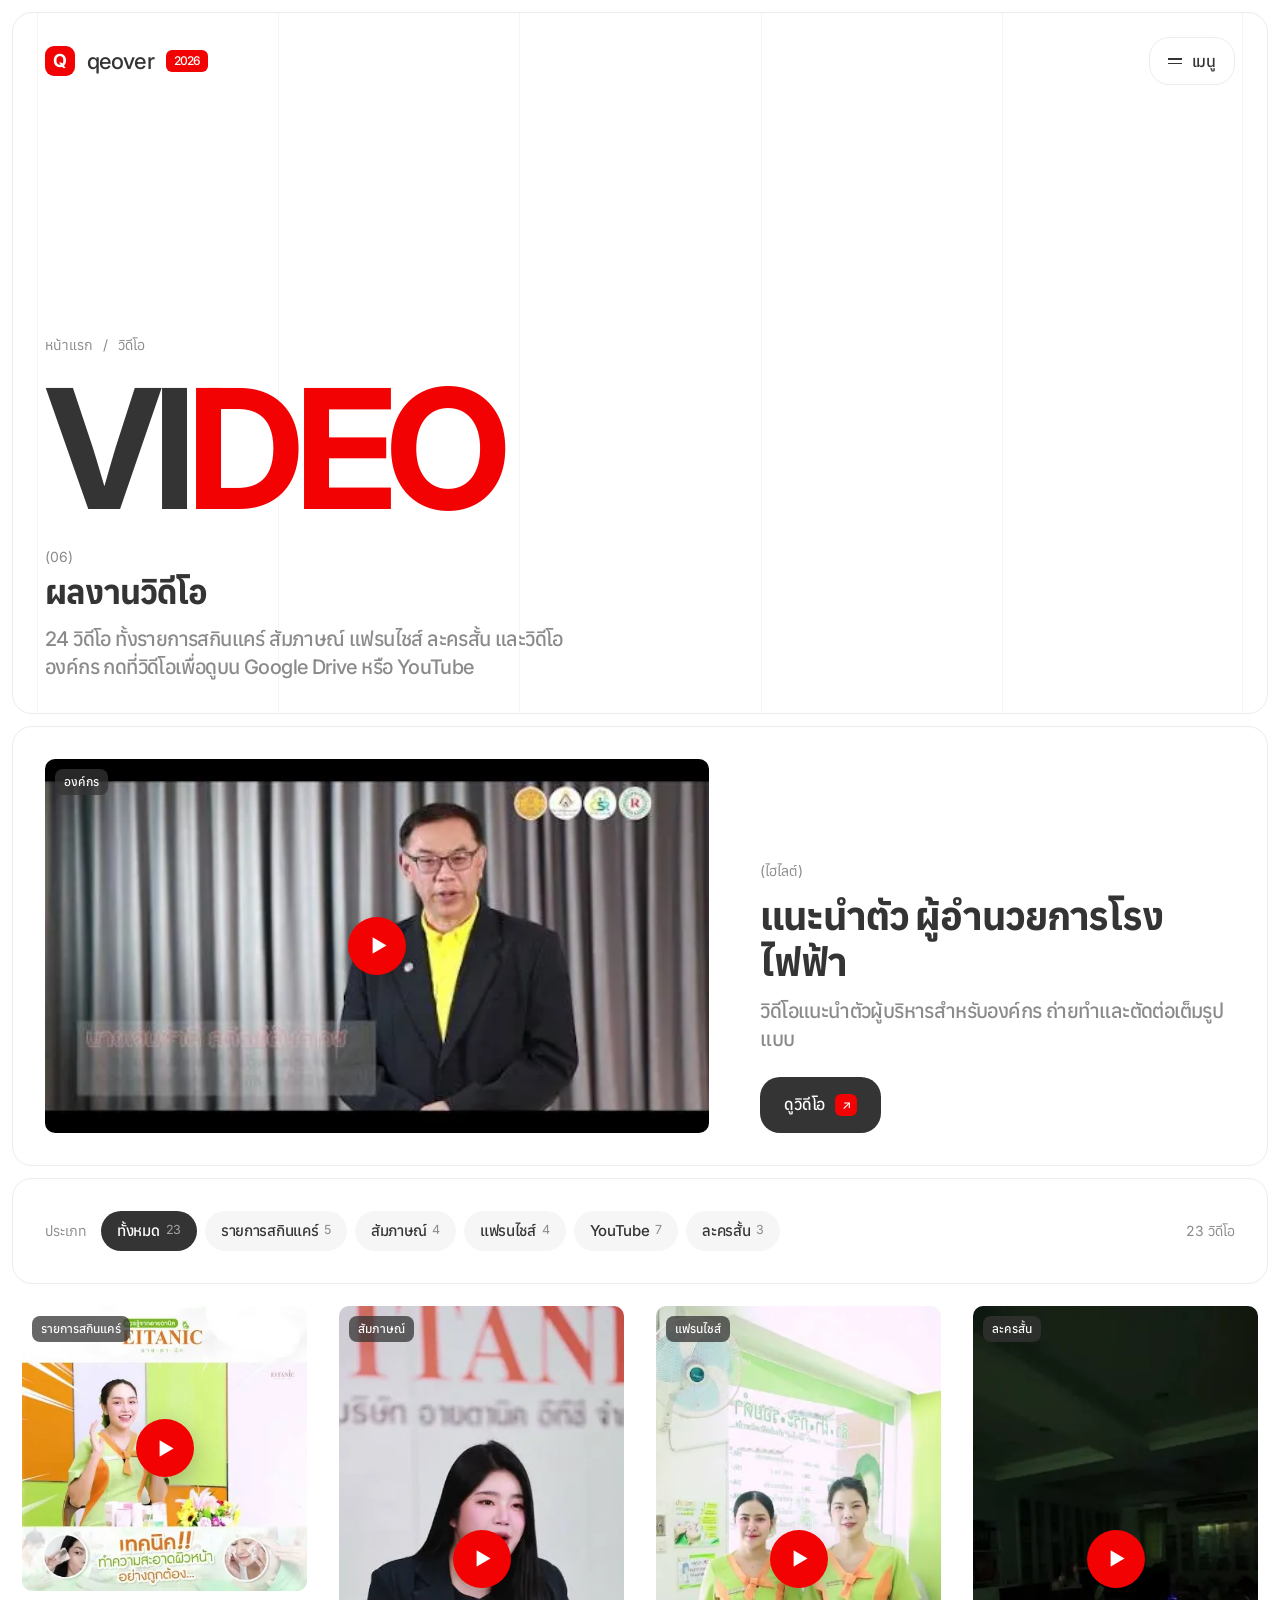
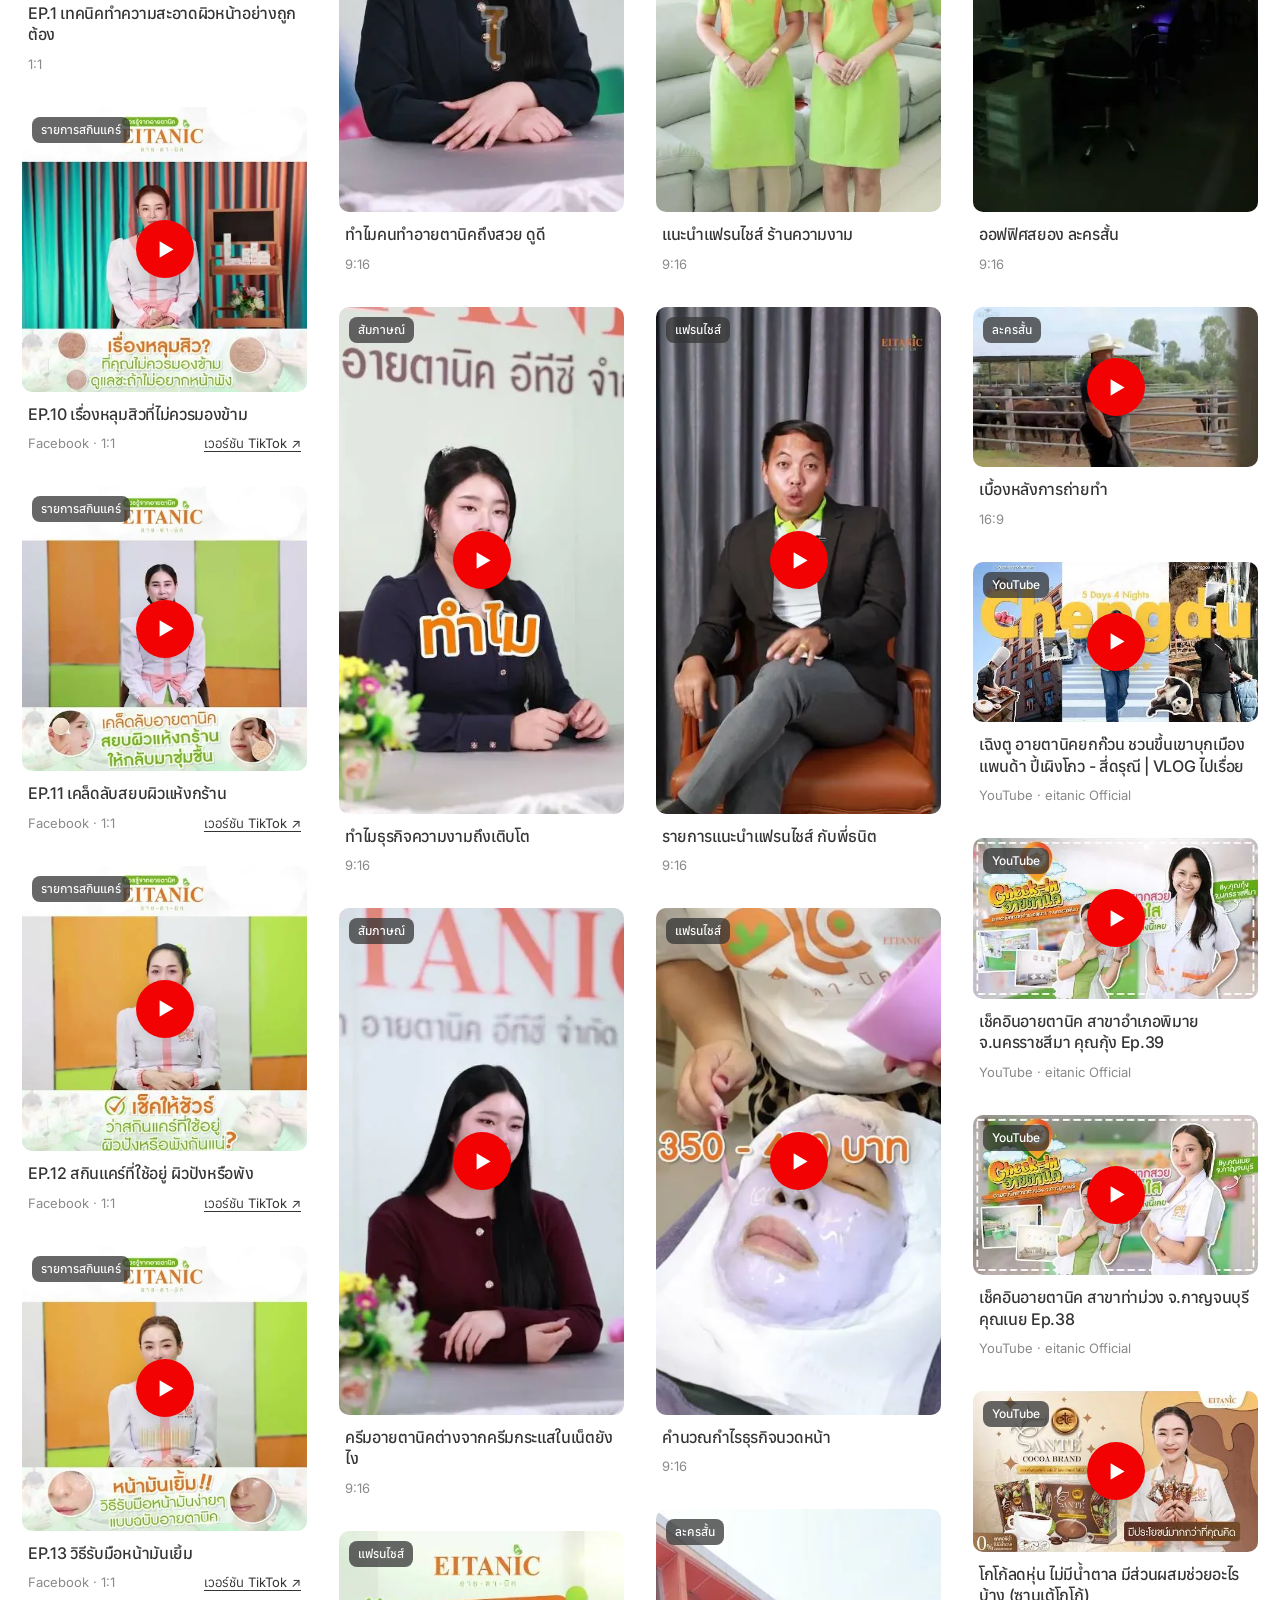
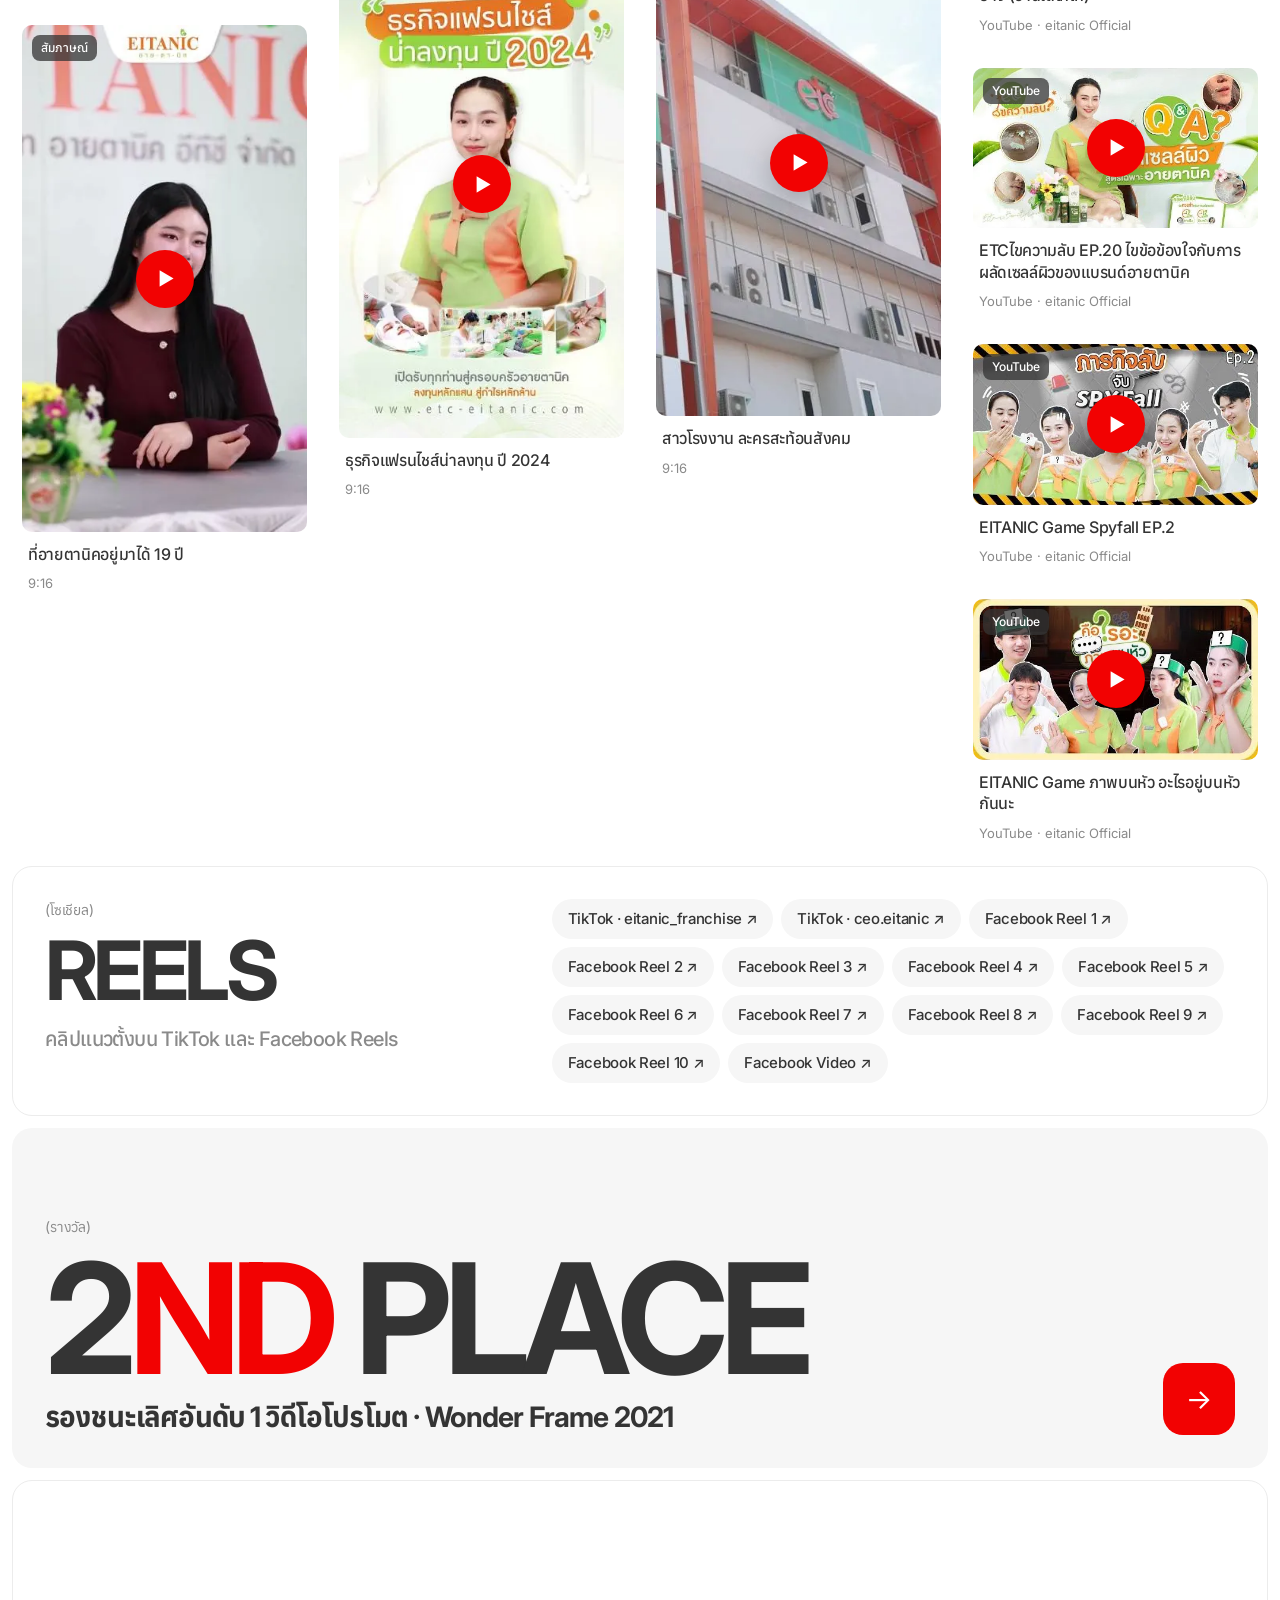
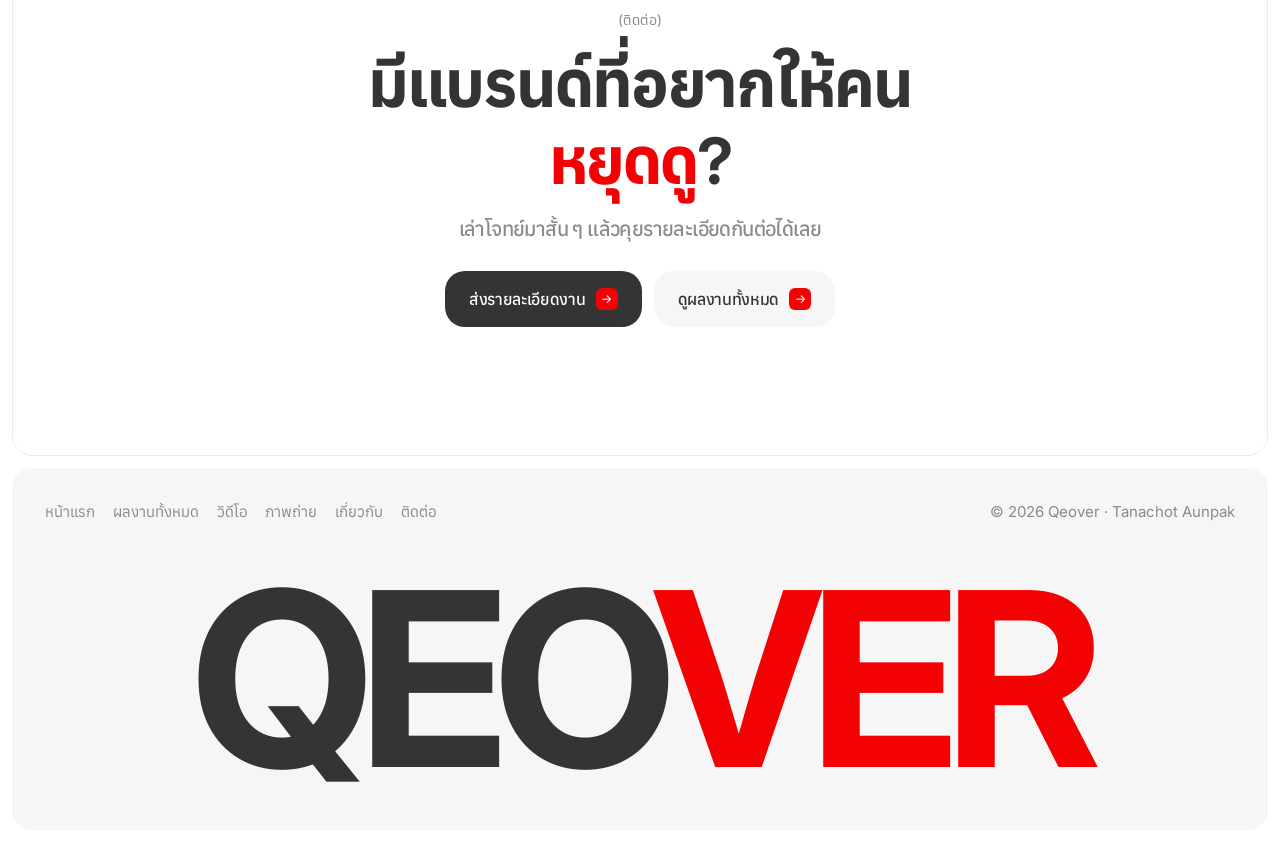
<file: video.html>
<!DOCTYPE html>
<html lang="th">
<head>
<meta charset="utf-8">
<meta name="viewport" content="width=device-width, initial-scale=1">
<title>วิดีโอ — Qeover</title>
<meta name="description" content="ผลงานวิดีโอของ Tanachot Aunpak รายการสกินแคร์ สัมภาษณ์ แฟรนไชส์ ละครสั้น และวิดีโอองค์กร">
<link rel="preconnect" href="https://fonts.googleapis.com">
<link rel="preconnect" href="https://fonts.gstatic.com" crossorigin>
<link href="https://fonts.googleapis.com/css2?family=Inter:opsz,wght@14..32,400..700&family=Anuphan:wght@400;500;700&display=swap" rel="stylesheet">
<link rel="stylesheet" href="assets/style.css">
<script type="application/ld+json">{"@context":"https://schema.org","@type":"Person","name":"Tanachot Aunpak","brand":"Qeover","jobTitle":"Graphic Designer and Video Creator","award":"2nd place, Promotional Video, 2021 Wonder Frame: Video and Photo Contest (KOFICE)"}</script>
</head>
<body>
<main class="stack" id="top">
<section class="panel dark phead">
    <div class="vlines"><i></i><i></i><i></i><i></i><i></i></div>
    <span class="glow a"></span>
    <div class="bar">
      <a href="index.html" class="logo bi" style="--n:0" aria-label="Qeover หน้าแรก"><span class="mk">Q</span>qeover<span class="badge">2026</span></a>
      <div class="menu bi" style="--n:1"><button class="menu-btn" type="button" aria-expanded="false" aria-haspopup="true"><i><b></b><b></b></i>เมนู</button><nav class="menu-list" aria-label="เมนูหลัก"><a href="index.html">หน้าแรก <span></span></a><a href="work.html">ผลงานทั้งหมด <span>(37)</span></a><hr><a href="eitanic.html">Eitanic <span>(02)</span></a><a href="sesante.html">Sesante Biolab <span>(03)</span></a><a href="tinted.html">Tinted Moisturizer <span>(04)</span></a><a href="phuriphat.html">Phuriphat Home <span>(05)</span></a><a href="video.html" aria-current="page">วิดีโอ <span>(06)</span></a><a href="photo.html">ภาพถ่าย <span>(07)</span></a><hr><a href="about.html">เกี่ยวกับ <span></span></a><a href="contact.html">ติดต่อ <span>→</span></a></nav></div>
    </div>
    <div class="in">
      <div class="crumb bi" style="--n:1"><a href="index.html">หน้าแรก</a><span>/</span><span>วิดีโอ</span></div>
      <h1 class="disp fit bi" style="--n:2">Vi<span class="ac">deo</span></h1>
      <div class="row"><div><p class="num bi" style="--n:3">(06)</p><p class="th-disp bi" style="--n:3;font-size:clamp(26px,2.6vw,40px);margin-top:6px">ผลงานวิดีโอ</p><p class="t20 grey bi" style="--n:4;margin-top:12px;max-width:560px">24 วิดีโอ ทั้งรายการสกินแคร์ สัมภาษณ์ แฟรนไชส์ ละครสั้น และวิดีโอองค์กร กดที่วิดีโอเพื่อดูบน Google Drive หรือ YouTube</p></div></div>
    </div>
  </section>
  <a href="https://drive.google.com/file/d/1yMP7s0jh3D69onDyF1nxWjS-kVjSnoTE/view" class="panel vfeat rv" aria-label="ดูวิดีโอ แนะนำตัว ผู้อำนวยการโรงไฟฟ้า บน Google Drive">
    <div class="vthumb"><img src="img/v_1yMP7s0j.webp" alt="ภาพจากวิดีโอ แนะนำตัว ผู้อำนวยการโรงไฟฟ้า" width="480" height="270"><span class="vbadge">องค์กร</span><span class="play" aria-hidden="true">▶</span></div>
    <div><span class="num">(ไฮไลต์)</span><h2 class="th-disp" style="font-size:clamp(30px,3vw,46px);margin-top:12px">แนะนำตัว ผู้อำนวยการโรงไฟฟ้า</h2><p class="t20 grey" style="margin-top:12px">วิดีโอแนะนำตัวผู้บริหารสำหรับองค์กร ถ่ายทำและตัดต่อเต็มรูปแบบ</p><span class="btn" style="margin-top:24px"><span class="roll"><span>ดูวิดีโอ</span><span>ดูวิดีโอ</span></span><span class="ic">↗</span></span></div>
  </a>
  <section class="panel filters" aria-label="ตัวกรองวิดีโอ">
    <span class="lbl">ประเภท</span>
    <button class="chip" type="button" data-vcat="all" aria-pressed="true">ทั้งหมด<small>23</small></button>
    <button class="chip" type="button" data-vcat="show" aria-pressed="false">รายการสกินแคร์<small>5</small></button><button class="chip" type="button" data-vcat="talk" aria-pressed="false">สัมภาษณ์<small>4</small></button><button class="chip" type="button" data-vcat="fran" aria-pressed="false">แฟรนไชส์<small>4</small></button><button class="chip" type="button" data-vcat="yt" aria-pressed="false">YouTube<small>7</small></button><button class="chip" type="button" data-vcat="drama" aria-pressed="false">ละครสั้น<small>3</small></button>
    <span class="count" id="vcount">23 วิดีโอ</span>
  </section>
  <section class="vgrid" aria-label="วิดีโอ">
    <div class="vcard rv" style="--n:0" data-cat="show">
      <a href="https://drive.google.com/file/d/1SK-FcLGomHPvQ09zOK4p5pP7vHiV3kH0/view" aria-label="ดูวิดีโอ EP.1 เทคนิคทำความสะอาดผิวหน้าอย่างถูกต้อง"><div class="vthumb"><img src="img/v_1SKxFcLG.webp" alt="ภาพจากวิดีโอ EP.1 เทคนิคทำความสะอาดผิวหน้าอย่างถูกต้อง" width="480" height="480" loading="lazy" decoding="async"><span class="vbadge">รายการสกินแคร์</span><span class="play" aria-hidden="true">▶</span></div>
      <div class="cap"><p>EP.1 เทคนิคทำความสะอาดผิวหน้าอย่างถูกต้อง</p></div></a>
      <div class="cap" style="padding-top:0"><div class="row"><span>1:1</span></div></div>
    </div><div class="vcard rv" style="--n:1" data-cat="show">
      <a href="https://drive.google.com/file/d/1h4i8sGDD5l4AImw-VqzLQcl51K8xCl4m/view" aria-label="ดูวิดีโอ EP.10 เรื่องหลุมสิวที่ไม่ควรมองข้าม"><div class="vthumb"><img src="img/v_1h4i8sGD.webp" alt="ภาพจากวิดีโอ EP.10 เรื่องหลุมสิวที่ไม่ควรมองข้าม" width="480" height="480" loading="lazy" decoding="async"><span class="vbadge">รายการสกินแคร์</span><span class="play" aria-hidden="true">▶</span></div>
      <div class="cap"><p>EP.10 เรื่องหลุมสิวที่ไม่ควรมองข้าม</p></div></a>
      <div class="cap" style="padding-top:0"><div class="row"><span>Facebook · 1:1</span><a class="alt" href="https://drive.google.com/file/d/1juJij_pDKCqXd6eMpLZMyy94Gm1KUXfZ/view">เวอร์ชัน TikTok ↗</a></div></div>
    </div><div class="vcard rv" style="--n:2" data-cat="show">
      <a href="https://drive.google.com/file/d/1wqMyry0dYeqHaOC58fgNYUSeCwiGci8Y/view" aria-label="ดูวิดีโอ EP.11 เคล็ดลับสยบผิวแห้งกร้าน"><div class="vthumb"><img src="img/v_1wqMyry0.webp" alt="ภาพจากวิดีโอ EP.11 เคล็ดลับสยบผิวแห้งกร้าน" width="480" height="480" loading="lazy" decoding="async"><span class="vbadge">รายการสกินแคร์</span><span class="play" aria-hidden="true">▶</span></div>
      <div class="cap"><p>EP.11 เคล็ดลับสยบผิวแห้งกร้าน</p></div></a>
      <div class="cap" style="padding-top:0"><div class="row"><span>Facebook · 1:1</span><a class="alt" href="https://drive.google.com/file/d/1wjvOxUgHdAg_wTkQdjZbkMo73gDKYjnG/view">เวอร์ชัน TikTok ↗</a></div></div>
    </div><div class="vcard rv" style="--n:3" data-cat="show">
      <a href="https://drive.google.com/file/d/1hgRIbvLsa6IZWqo6ZZo_OO2sySrCGhIL/view" aria-label="ดูวิดีโอ EP.12 สกินแคร์ที่ใช้อยู่ ผิวปังหรือพัง"><div class="vthumb"><img src="img/v_1hgRIbvL.webp" alt="ภาพจากวิดีโอ EP.12 สกินแคร์ที่ใช้อยู่ ผิวปังหรือพัง" width="480" height="480" loading="lazy" decoding="async"><span class="vbadge">รายการสกินแคร์</span><span class="play" aria-hidden="true">▶</span></div>
      <div class="cap"><p>EP.12 สกินแคร์ที่ใช้อยู่ ผิวปังหรือพัง</p></div></a>
      <div class="cap" style="padding-top:0"><div class="row"><span>Facebook · 1:1</span><a class="alt" href="https://drive.google.com/file/d/1vqmKFQN5dDPaGLYuoTsdG76e8yf6MHOI/view">เวอร์ชัน TikTok ↗</a></div></div>
    </div><div class="vcard rv" style="--n:0" data-cat="show">
      <a href="https://drive.google.com/file/d/1UEFQI_jdoULhwtOZjUXQyMZsJ0lcpUOo/view" aria-label="ดูวิดีโอ EP.13 วิธีรับมือหน้ามันเยิ้ม"><div class="vthumb"><img src="img/v_1UEFQI_j.webp" alt="ภาพจากวิดีโอ EP.13 วิธีรับมือหน้ามันเยิ้ม" width="480" height="480" loading="lazy" decoding="async"><span class="vbadge">รายการสกินแคร์</span><span class="play" aria-hidden="true">▶</span></div>
      <div class="cap"><p>EP.13 วิธีรับมือหน้ามันเยิ้ม</p></div></a>
      <div class="cap" style="padding-top:0"><div class="row"><span>Facebook · 1:1</span><a class="alt" href="https://drive.google.com/file/d/10aSkDR9-J3_UdwKNG-iqqMpR2uZmkmYg/view">เวอร์ชัน TikTok ↗</a></div></div>
    </div><div class="vcard rv" style="--n:1" data-cat="talk">
      <a href="https://drive.google.com/file/d/1tzj9fjurijswskXDrw0ucneTgt-wiMeP/view" aria-label="ดูวิดีโอ ที่อายตานิคอยู่มาได้ 19 ปี"><div class="vthumb"><img src="img/v_1tzj9fju.webp" alt="ภาพจากวิดีโอ ที่อายตานิคอยู่มาได้ 19 ปี" width="360" height="640" loading="lazy" decoding="async"><span class="vbadge">สัมภาษณ์</span><span class="play" aria-hidden="true">▶</span></div>
      <div class="cap"><p>ที่อายตานิคอยู่มาได้ 19 ปี</p></div></a>
      <div class="cap" style="padding-top:0"><div class="row"><span>9:16</span></div></div>
    </div><div class="vcard rv" style="--n:2" data-cat="talk">
      <a href="https://drive.google.com/file/d/1Ew40_bp_l73m0KxdoFv0yqSv9eZbfH-v/view" aria-label="ดูวิดีโอ ทำไมคนทำอายตานิคถึงสวย ดูดี"><div class="vthumb"><img src="img/v_1Ew40_bp.webp" alt="ภาพจากวิดีโอ ทำไมคนทำอายตานิคถึงสวย ดูดี" width="360" height="640" loading="lazy" decoding="async"><span class="vbadge">สัมภาษณ์</span><span class="play" aria-hidden="true">▶</span></div>
      <div class="cap"><p>ทำไมคนทำอายตานิคถึงสวย ดูดี</p></div></a>
      <div class="cap" style="padding-top:0"><div class="row"><span>9:16</span></div></div>
    </div><div class="vcard rv" style="--n:3" data-cat="talk">
      <a href="https://drive.google.com/file/d/1H79u69vKnQ6nrRwDV3myvNE9L_U4SXEw/view" aria-label="ดูวิดีโอ ทำไมธุรกิจความงามถึงเติบโต"><div class="vthumb"><img src="img/v_1H79u69v.webp" alt="ภาพจากวิดีโอ ทำไมธุรกิจความงามถึงเติบโต" width="360" height="640" loading="lazy" decoding="async"><span class="vbadge">สัมภาษณ์</span><span class="play" aria-hidden="true">▶</span></div>
      <div class="cap"><p>ทำไมธุรกิจความงามถึงเติบโต</p></div></a>
      <div class="cap" style="padding-top:0"><div class="row"><span>9:16</span></div></div>
    </div><div class="vcard rv" style="--n:0" data-cat="talk">
      <a href="https://drive.google.com/file/d/1CvwZC4q6ul6kYvYILusAeGiunyB57_dQ/view" aria-label="ดูวิดีโอ ครีมอายตานิคต่างจากครีมกระแสในเน็ตยังไง"><div class="vthumb"><img src="img/v_1CvwZC4q.webp" alt="ภาพจากวิดีโอ ครีมอายตานิคต่างจากครีมกระแสในเน็ตยังไง" width="360" height="640" loading="lazy" decoding="async"><span class="vbadge">สัมภาษณ์</span><span class="play" aria-hidden="true">▶</span></div>
      <div class="cap"><p>ครีมอายตานิคต่างจากครีมกระแสในเน็ตยังไง</p></div></a>
      <div class="cap" style="padding-top:0"><div class="row"><span>9:16</span></div></div>
    </div><div class="vcard rv" style="--n:1" data-cat="fran">
      <a href="https://drive.google.com/file/d/1C3UlmJUWdkfYxDYNxVxUiGDGFAsro17k/view" aria-label="ดูวิดีโอ ธุรกิจแฟรนไชส์น่าลงทุน ปี 2024"><div class="vthumb"><img src="img/v_1C3UlmJU.webp" alt="ภาพจากวิดีโอ ธุรกิจแฟรนไชส์น่าลงทุน ปี 2024" width="360" height="640" loading="lazy" decoding="async"><span class="vbadge">แฟรนไชส์</span><span class="play" aria-hidden="true">▶</span></div>
      <div class="cap"><p>ธุรกิจแฟรนไชส์น่าลงทุน ปี 2024</p></div></a>
      <div class="cap" style="padding-top:0"><div class="row"><span>9:16</span></div></div>
    </div><div class="vcard rv" style="--n:2" data-cat="fran">
      <a href="https://drive.google.com/file/d/116mcbgYG8zKPY3c6XMEVwm10Pltv6COW/view" aria-label="ดูวิดีโอ แนะนำแฟรนไชส์ ร้านความงาม"><div class="vthumb"><img src="img/v_116mcbgY.webp" alt="ภาพจากวิดีโอ แนะนำแฟรนไชส์ ร้านความงาม" width="360" height="640" loading="lazy" decoding="async"><span class="vbadge">แฟรนไชส์</span><span class="play" aria-hidden="true">▶</span></div>
      <div class="cap"><p>แนะนำแฟรนไชส์ ร้านความงาม</p></div></a>
      <div class="cap" style="padding-top:0"><div class="row"><span>9:16</span></div></div>
    </div><div class="vcard rv" style="--n:3" data-cat="fran">
      <a href="https://drive.google.com/file/d/1I7biEmXmFQkSbAe3dMoO2nx70cG5_npN/view" aria-label="ดูวิดีโอ รายการแนะนำแฟรนไชส์ กับพี่ธนิต"><div class="vthumb"><img src="img/v_1I7biEmX.webp" alt="ภาพจากวิดีโอ รายการแนะนำแฟรนไชส์ กับพี่ธนิต" width="360" height="640" loading="lazy" decoding="async"><span class="vbadge">แฟรนไชส์</span><span class="play" aria-hidden="true">▶</span></div>
      <div class="cap"><p>รายการแนะนำแฟรนไชส์ กับพี่ธนิต</p></div></a>
      <div class="cap" style="padding-top:0"><div class="row"><span>9:16</span></div></div>
    </div><div class="vcard rv" style="--n:0" data-cat="fran">
      <a href="https://drive.google.com/file/d/1hnQAeQKb10hONZ0qW4gTuOgru5e8H2AL/view" aria-label="ดูวิดีโอ คำนวณกำไรธุรกิจนวดหน้า"><div class="vthumb"><img src="img/v_1hnQAeQK.webp" alt="ภาพจากวิดีโอ คำนวณกำไรธุรกิจนวดหน้า" width="360" height="640" loading="lazy" decoding="async"><span class="vbadge">แฟรนไชส์</span><span class="play" aria-hidden="true">▶</span></div>
      <div class="cap"><p>คำนวณกำไรธุรกิจนวดหน้า</p></div></a>
      <div class="cap" style="padding-top:0"><div class="row"><span>9:16</span></div></div>
    </div><div class="vcard rv" style="--n:1" data-cat="drama">
      <a href="https://drive.google.com/file/d/13TFpoEtEIDhV5VOZrISLUsgwvyZY96uN/view" aria-label="ดูวิดีโอ สาวโรงงาน ละครสะท้อนสังคม"><div class="vthumb"><img src="img/v_13TFpoEt.webp" alt="ภาพจากวิดีโอ สาวโรงงาน ละครสะท้อนสังคม" width="360" height="640" loading="lazy" decoding="async"><span class="vbadge">ละครสั้น</span><span class="play" aria-hidden="true">▶</span></div>
      <div class="cap"><p>สาวโรงงาน ละครสะท้อนสังคม</p></div></a>
      <div class="cap" style="padding-top:0"><div class="row"><span>9:16</span></div></div>
    </div><div class="vcard rv" style="--n:2" data-cat="drama">
      <a href="https://drive.google.com/file/d/1ZZSzyk33qzu4A_G6X7wa8TJqG2bI226I/view" aria-label="ดูวิดีโอ ออฟฟิศสยอง ละครสั้น"><div class="vthumb"><img src="img/v_1ZZSzyk3.webp" alt="ภาพจากวิดีโอ ออฟฟิศสยอง ละครสั้น" width="360" height="640" loading="lazy" decoding="async"><span class="vbadge">ละครสั้น</span><span class="play" aria-hidden="true">▶</span></div>
      <div class="cap"><p>ออฟฟิศสยอง ละครสั้น</p></div></a>
      <div class="cap" style="padding-top:0"><div class="row"><span>9:16</span></div></div>
    </div><div class="vcard rv" style="--n:3" data-cat="drama">
      <a href="https://drive.google.com/file/d/125dv59HQ5LWVsy1sb7fXLBrcUN23h98D/view" aria-label="ดูวิดีโอ เบื้องหลังการถ่ายทำ"><div class="vthumb"><img src="img/v_125dv59H.webp" alt="ภาพจากวิดีโอ เบื้องหลังการถ่ายทำ" width="480" height="270" loading="lazy" decoding="async"><span class="vbadge">ละครสั้น</span><span class="play" aria-hidden="true">▶</span></div>
      <div class="cap"><p>เบื้องหลังการถ่ายทำ</p></div></a>
      <div class="cap" style="padding-top:0"><div class="row"><span>16:9</span></div></div>
    </div><div class="vcard rv" style="--n:0" data-cat="yt">
      <a href="https://www.youtube.com/watch?v=CtWOwQyuhRM" aria-label="ดูวิดีโอ เฉิงตู อายตานิคยกก๊วน ชวนขึ้นเขาบุกเมืองแพนด้า ปี้เผิงโกว - สี่ดรุณี | VLOG ไปเรื่อย"><div class="vthumb"><img src="img/yt_CtWOwQyuhRM.webp" alt="ภาพจากวิดีโอ เฉิงตู อายตานิคยกก๊วน ชวนขึ้นเขาบุกเมืองแพนด้า ปี้เผิงโกว - สี่ดรุณี | VLOG ไปเรื่อย" width="480" height="270" loading="lazy" decoding="async"><span class="vbadge">YouTube</span><span class="play" aria-hidden="true">▶</span></div>
      <div class="cap"><p>เฉิงตู อายตานิคยกก๊วน ชวนขึ้นเขาบุกเมืองแพนด้า ปี้เผิงโกว - สี่ดรุณี | VLOG ไปเรื่อย</p></div></a>
      <div class="cap" style="padding-top:0"><div class="row"><span>YouTube · eitanic Official</span></div></div>
    </div><div class="vcard rv" style="--n:1" data-cat="yt">
      <a href="https://www.youtube.com/watch?v=XzPUOMP1cGI" aria-label="ดูวิดีโอ เช็คอินอายตานิค สาขาอำเภอพิมาย จ.นครราชสีมา คุณกุ้ง Ep.39"><div class="vthumb"><img src="img/yt_XzPUOMP1cGI.webp" alt="ภาพจากวิดีโอ เช็คอินอายตานิค สาขาอำเภอพิมาย จ.นครราชสีมา คุณกุ้ง Ep.39" width="480" height="270" loading="lazy" decoding="async"><span class="vbadge">YouTube</span><span class="play" aria-hidden="true">▶</span></div>
      <div class="cap"><p>เช็คอินอายตานิค สาขาอำเภอพิมาย จ.นครราชสีมา คุณกุ้ง Ep.39</p></div></a>
      <div class="cap" style="padding-top:0"><div class="row"><span>YouTube · eitanic Official</span></div></div>
    </div><div class="vcard rv" style="--n:2" data-cat="yt">
      <a href="https://www.youtube.com/watch?v=FmnrpKeLgCs" aria-label="ดูวิดีโอ เช็คอินอายตานิค สาขาท่าม่วง จ.กาญจนบุรี คุณเนย Ep.38"><div class="vthumb"><img src="img/yt_FmnrpKeLgCs.webp" alt="ภาพจากวิดีโอ เช็คอินอายตานิค สาขาท่าม่วง จ.กาญจนบุรี คุณเนย Ep.38" width="480" height="270" loading="lazy" decoding="async"><span class="vbadge">YouTube</span><span class="play" aria-hidden="true">▶</span></div>
      <div class="cap"><p>เช็คอินอายตานิค สาขาท่าม่วง จ.กาญจนบุรี คุณเนย Ep.38</p></div></a>
      <div class="cap" style="padding-top:0"><div class="row"><span>YouTube · eitanic Official</span></div></div>
    </div><div class="vcard rv" style="--n:3" data-cat="yt">
      <a href="https://www.youtube.com/watch?v=yg9PSJrA7cI" aria-label="ดูวิดีโอ โกโก้ลดหุ่น ไม่มีน้ำตาล มีส่วนผสมช่วยอะไรบ้าง (ซานเต้โกโก้)"><div class="vthumb"><img src="img/yt_yg9PSJrA7cI.webp" alt="ภาพจากวิดีโอ โกโก้ลดหุ่น ไม่มีน้ำตาล มีส่วนผสมช่วยอะไรบ้าง (ซานเต้โกโก้)" width="480" height="270" loading="lazy" decoding="async"><span class="vbadge">YouTube</span><span class="play" aria-hidden="true">▶</span></div>
      <div class="cap"><p>โกโก้ลดหุ่น ไม่มีน้ำตาล มีส่วนผสมช่วยอะไรบ้าง (ซานเต้โกโก้)</p></div></a>
      <div class="cap" style="padding-top:0"><div class="row"><span>YouTube · eitanic Official</span></div></div>
    </div><div class="vcard rv" style="--n:0" data-cat="yt">
      <a href="https://www.youtube.com/watch?v=-HGljMSRPag" aria-label="ดูวิดีโอ ETCไขความลับ EP.20 ไขข้อข้องใจกับการผลัดเซลล์ผิวของแบรนด์อายตานิค"><div class="vthumb"><img src="img/yt_xHGljMSRPag.webp" alt="ภาพจากวิดีโอ ETCไขความลับ EP.20 ไขข้อข้องใจกับการผลัดเซลล์ผิวของแบรนด์อายตานิค" width="480" height="270" loading="lazy" decoding="async"><span class="vbadge">YouTube</span><span class="play" aria-hidden="true">▶</span></div>
      <div class="cap"><p>ETCไขความลับ EP.20 ไขข้อข้องใจกับการผลัดเซลล์ผิวของแบรนด์อายตานิค</p></div></a>
      <div class="cap" style="padding-top:0"><div class="row"><span>YouTube · eitanic Official</span></div></div>
    </div><div class="vcard rv" style="--n:1" data-cat="yt">
      <a href="https://www.youtube.com/watch?v=vUTcpL5ltac" aria-label="ดูวิดีโอ EITANIC Game Spyfall EP.2"><div class="vthumb"><img src="img/yt_vUTcpL5ltac.webp" alt="ภาพจากวิดีโอ EITANIC Game Spyfall EP.2" width="480" height="270" loading="lazy" decoding="async"><span class="vbadge">YouTube</span><span class="play" aria-hidden="true">▶</span></div>
      <div class="cap"><p>EITANIC Game Spyfall EP.2</p></div></a>
      <div class="cap" style="padding-top:0"><div class="row"><span>YouTube · eitanic Official</span></div></div>
    </div><div class="vcard rv" style="--n:2" data-cat="yt">
      <a href="https://www.youtube.com/watch?v=1dxqgeVAmLU" aria-label="ดูวิดีโอ EITANIC Game ภาพบนหัว อะไรอยู่บนหัวกันนะ"><div class="vthumb"><img src="img/yt_1dxqgeVAmLU.webp" alt="ภาพจากวิดีโอ EITANIC Game ภาพบนหัว อะไรอยู่บนหัวกันนะ" width="480" height="270" loading="lazy" decoding="async"><span class="vbadge">YouTube</span><span class="play" aria-hidden="true">▶</span></div>
      <div class="cap"><p>EITANIC Game ภาพบนหัว อะไรอยู่บนหัวกันนะ</p></div></a>
      <div class="cap" style="padding-top:0"><div class="row"><span>YouTube · eitanic Official</span></div></div>
    </div>
  </section>
  <section class="panel split">
    <div><span class="num rv">(โซเชียล)</span><h2 class="disp rv" style="--n:1;margin-top:14px">Reels</h2><p class="t20 grey rv" style="--n:2;margin-top:18px;max-width:30ch">คลิปแนวตั้งบน TikTok และ Facebook Reels</p></div>
    <div class="chips rv" style="align-content:start"><a class="chip" style="display:inline-flex;align-items:center" href="https://www.tiktok.com/@eitanic_franchise/video/7689736022086683922">TikTok · eitanic_franchise ↗</a><a class="chip" style="display:inline-flex;align-items:center" href="https://www.tiktok.com/@ceo.eitanic/video/7648933355492281618">TikTok · ceo.eitanic ↗</a><a class="chip" style="display:inline-flex;align-items:center" href="https://www.facebook.com/share/r/1H74GwqDcL/">Facebook Reel 1 ↗</a><a class="chip" style="display:inline-flex;align-items:center" href="https://www.facebook.com/share/r/19avQhniTr/">Facebook Reel 2 ↗</a><a class="chip" style="display:inline-flex;align-items:center" href="https://www.facebook.com/share/r/19huT6tzti/">Facebook Reel 3 ↗</a><a class="chip" style="display:inline-flex;align-items:center" href="https://www.facebook.com/share/r/1FGczkVioe/">Facebook Reel 4 ↗</a><a class="chip" style="display:inline-flex;align-items:center" href="https://www.facebook.com/share/r/19eLQ1qELE/">Facebook Reel 5 ↗</a><a class="chip" style="display:inline-flex;align-items:center" href="https://www.facebook.com/share/r/19d8dVn1C5/">Facebook Reel 6 ↗</a><a class="chip" style="display:inline-flex;align-items:center" href="https://www.facebook.com/share/r/1Jgy55A3tt/">Facebook Reel 7 ↗</a><a class="chip" style="display:inline-flex;align-items:center" href="https://www.facebook.com/share/r/1FZ8rhCXxE/">Facebook Reel 8 ↗</a><a class="chip" style="display:inline-flex;align-items:center" href="https://www.facebook.com/share/r/14yaUv4AVdo/">Facebook Reel 9 ↗</a><a class="chip" style="display:inline-flex;align-items:center" href="https://www.facebook.com/share/r/1ExLHhiazL/">Facebook Reel 10 ↗</a><a class="chip" style="display:inline-flex;align-items:center" href="https://www.facebook.com/share/v/19hBM5kQVm/">Facebook Video ↗</a></div>
  </section>
  <a href="about.html#award" class="panel dark next rv"><span class="glow a" style="opacity:.18"></span><div><span class="num">(รางวัล)</span><div class="disp fit" style="margin-top:12px">2<span class="ac">nd</span> Place</div><p class="th-disp" style="font-size:clamp(22px,2.2vw,32px);margin-top:14px">รองชนะเลิศอันดับ 1 วิดีโอโปรโมต · Wonder Frame 2021</p></div><span class="arrow">→</span></a>
  <section class="panel cta">
    <span class="num rv">(ติดต่อ)</span>
    <h2 class="th-disp rv" style="--n:1">มีแบรนด์ที่อยากให้คน<span class="ac">หยุดดู</span>?</h2>
    <p class="t20 grey rv" style="--n:2;margin-top:16px">เล่าโจทย์มาสั้น ๆ แล้วคุยรายละเอียดกันต่อได้เลย</p>
    <div class="btns rv" style="--n:3"><a href="contact.html" class="btn " ><span class="roll"><span>ส่งรายละเอียดงาน</span><span>ส่งรายละเอียดงาน</span></span><span class="ic">→</span></a><a href="work.html" class="btn ghost" ><span class="roll"><span>ดูผลงานทั้งหมด</span><span>ดูผลงานทั้งหมด</span></span><span class="ic">→</span></a></div>
  </section>
  <footer class="panel dark foot-panel">
    <div class="row"><nav aria-label="ลิงก์ท้ายเว็บ"><a href="index.html">หน้าแรก</a><a href="work.html">ผลงานทั้งหมด</a><a href="video.html">วิดีโอ</a><a href="photo.html">ภาพถ่าย</a><a href="about.html">เกี่ยวกับ</a><a href="contact.html">ติดต่อ</a></nav><span>© 2026 Qeover · Tanachot Aunpak</span></div>
    <div class="mega disp fit">Qeo<span class="ac">ver</span></div>
  </footer>
</main>

<script src="assets/site.js"></script>
</body>
</html>
</file>
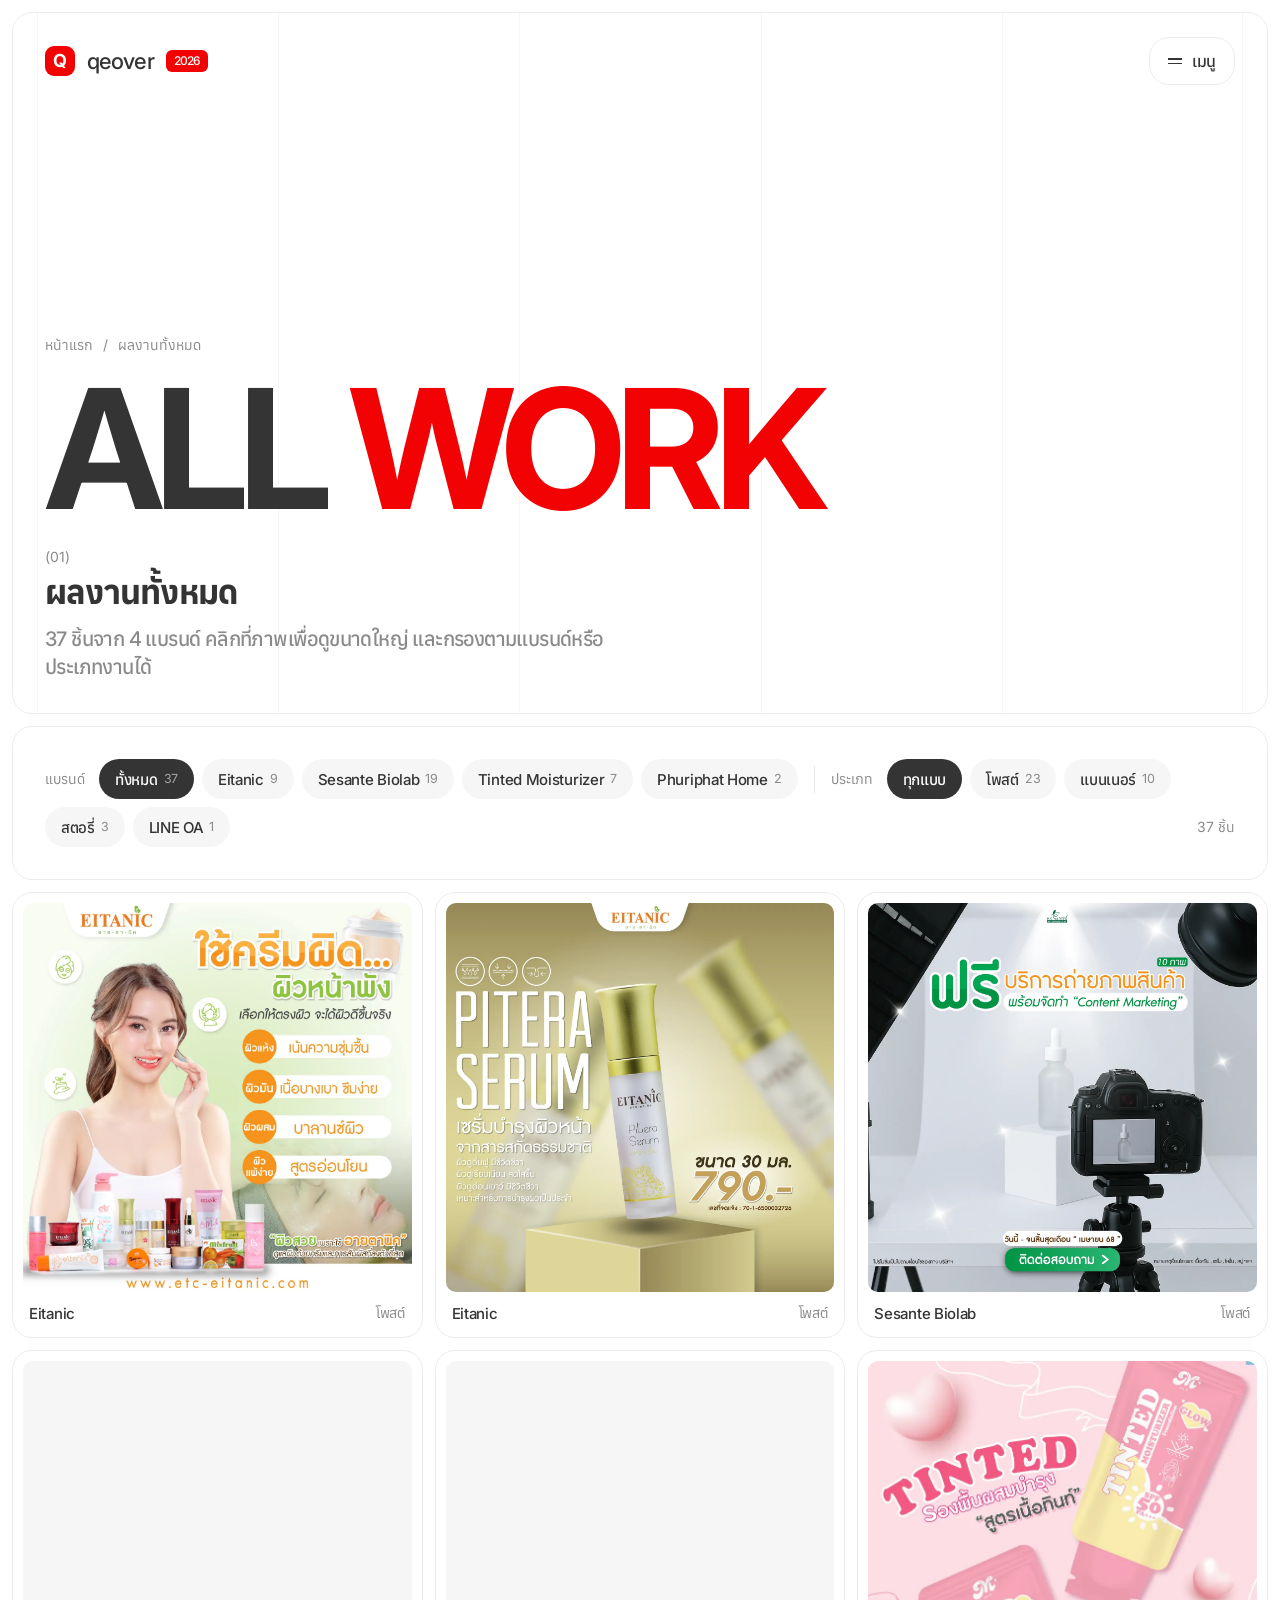
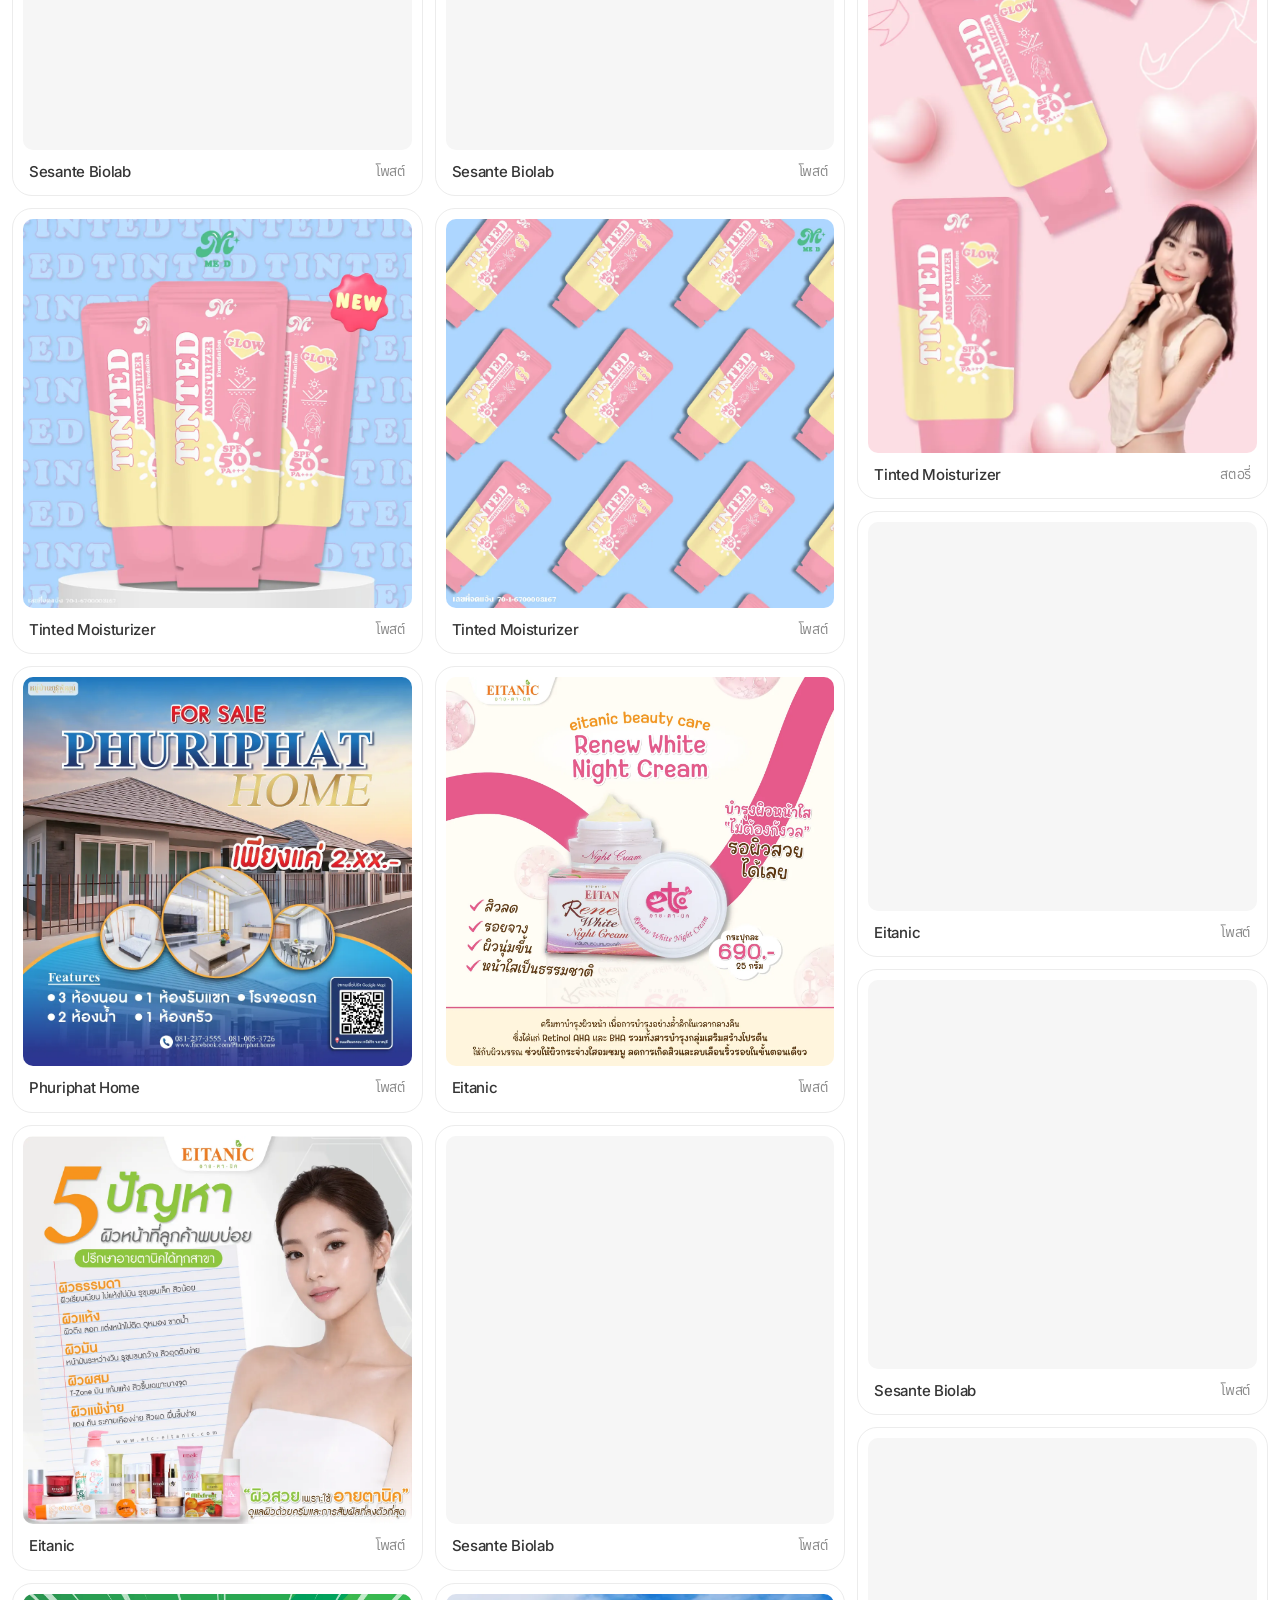
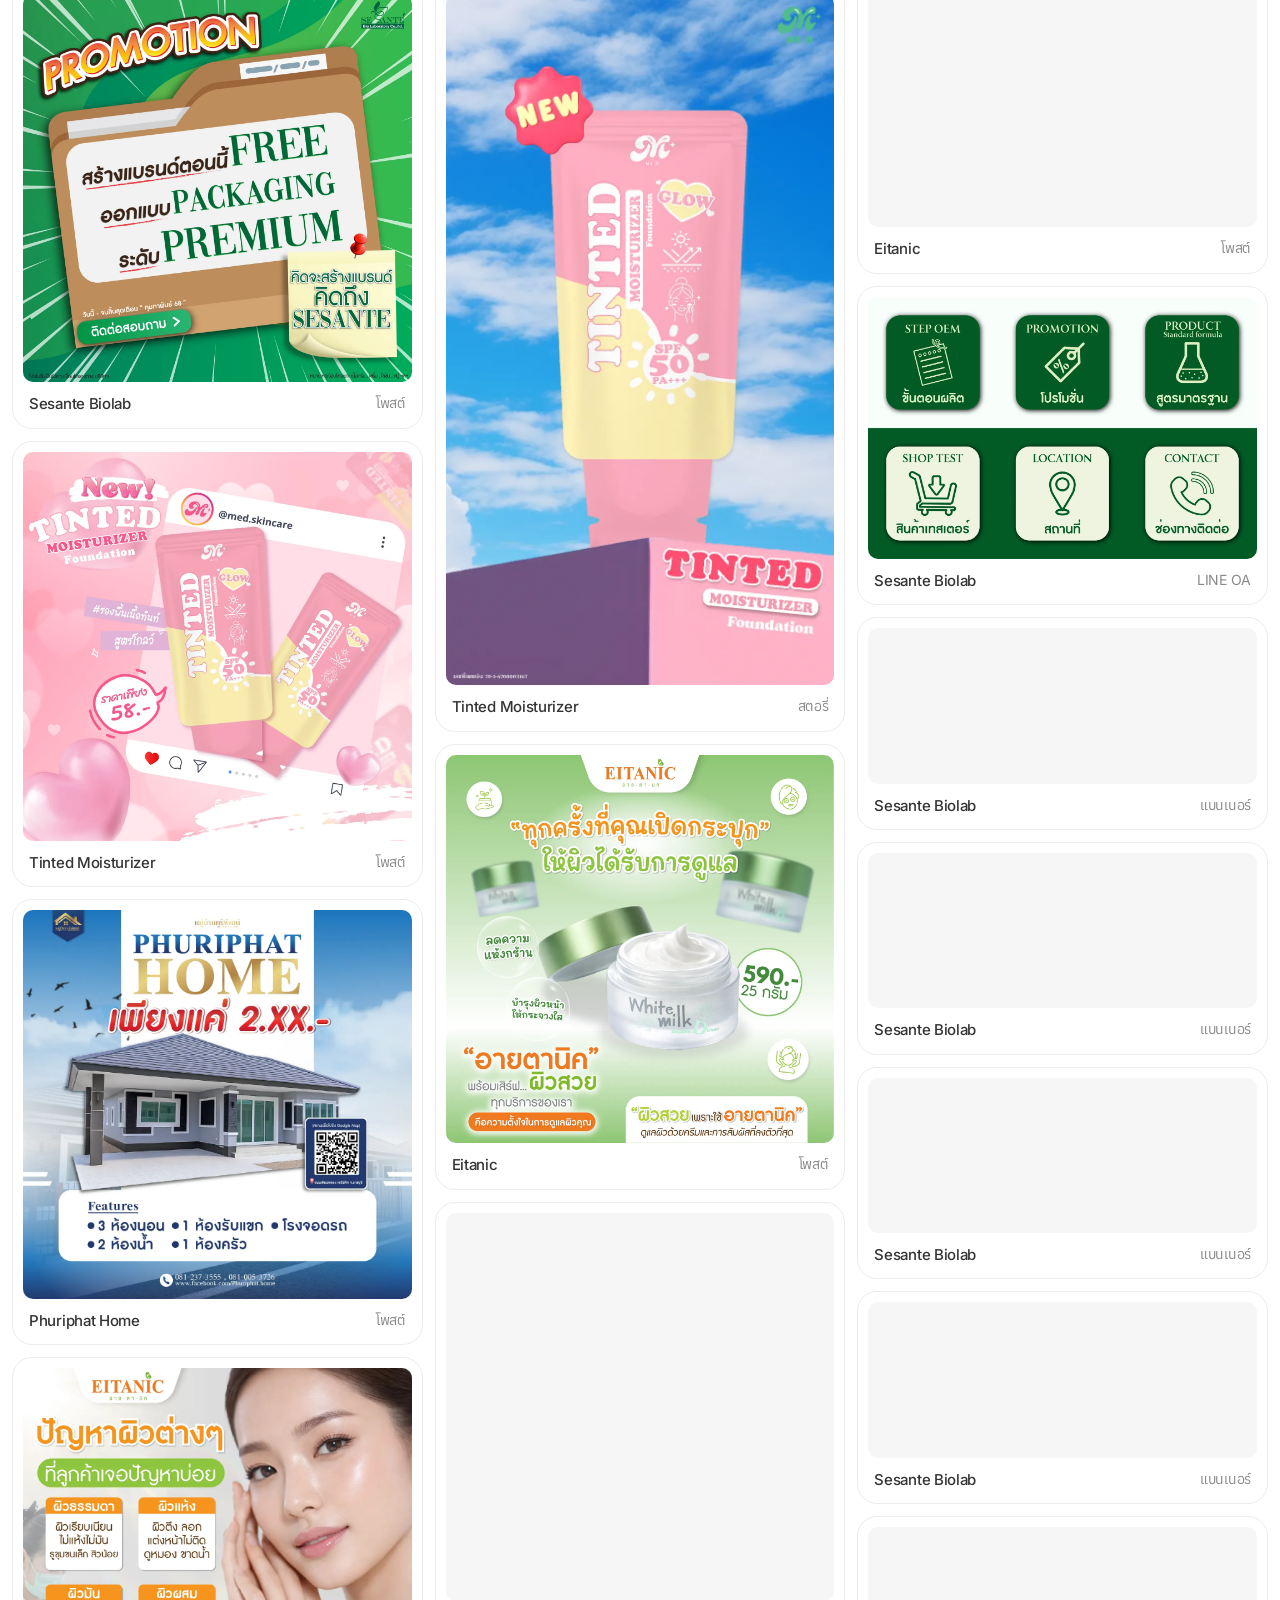
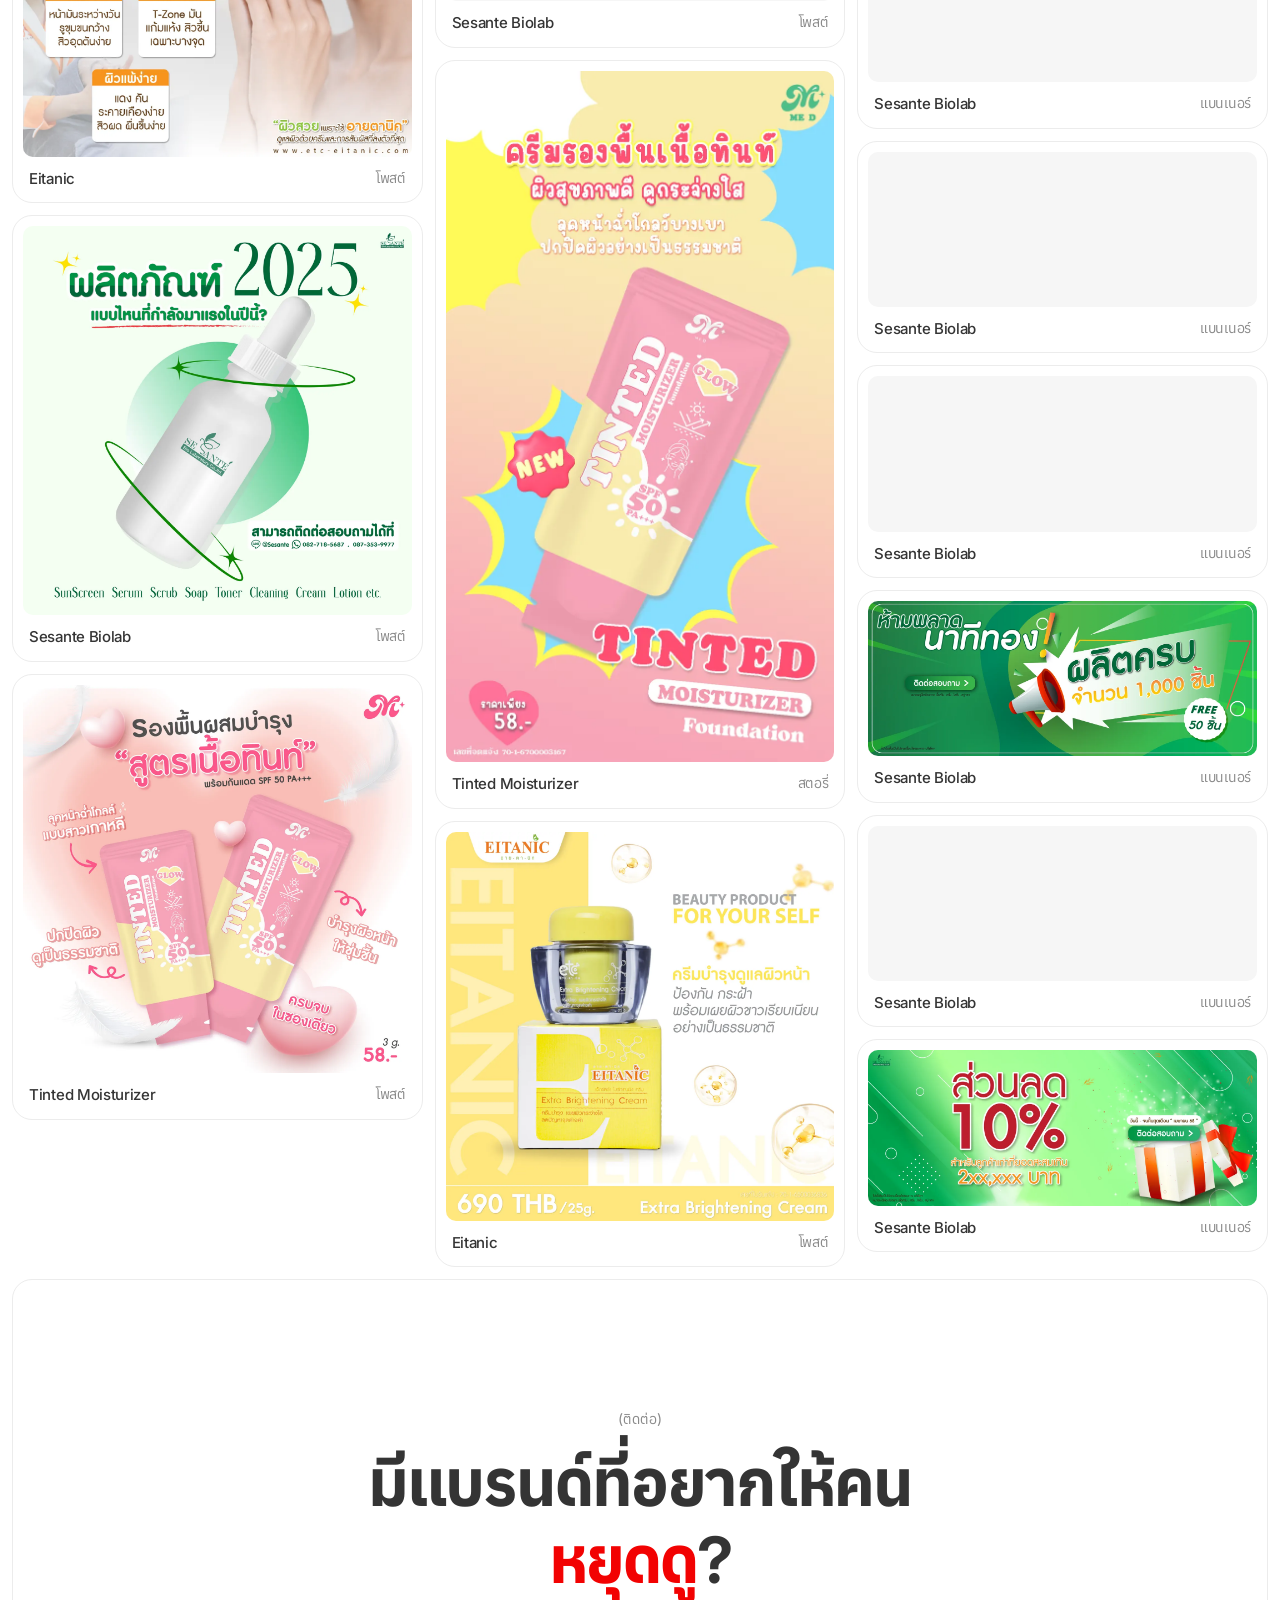
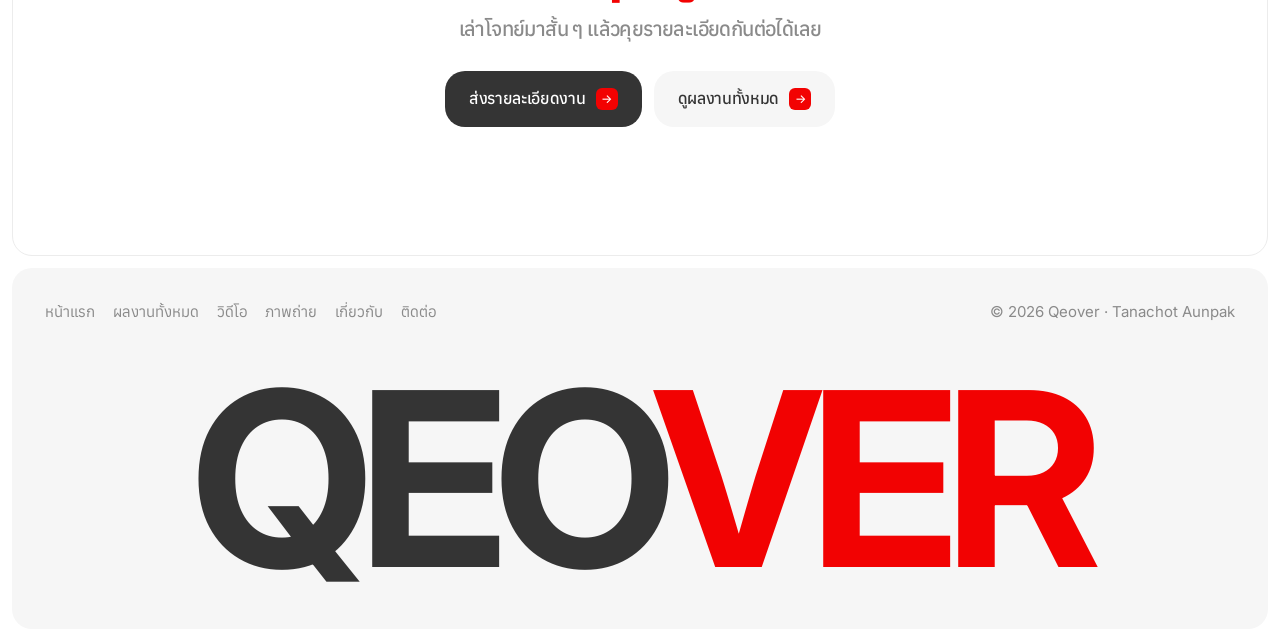
<file: work.html>
<!DOCTYPE html>
<html lang="th">
<head>
<meta charset="utf-8">
<meta name="viewport" content="width=device-width, initial-scale=1">
<title>ผลงานทั้งหมด — Qeover</title>
<meta name="description" content="รวม 37 ผลงานกราฟิกของ Tanachot Aunpak กรองตามแบรนด์และประเภทงาน">
<link rel="preconnect" href="https://fonts.googleapis.com">
<link rel="preconnect" href="https://fonts.gstatic.com" crossorigin>
<link href="https://fonts.googleapis.com/css2?family=Inter:opsz,wght@14..32,400..700&family=Anuphan:wght@400;500;700&display=swap" rel="stylesheet">
<link rel="stylesheet" href="assets/style.css">
<script type="application/ld+json">{"@context":"https://schema.org","@type":"Person","name":"Tanachot Aunpak","brand":"Qeover","jobTitle":"Graphic Designer and Video Creator","award":"2nd place, Promotional Video, 2021 Wonder Frame: Video and Photo Contest (KOFICE)"}</script>
</head>
<body>
<main class="stack" id="top">
<section class="panel dark phead">
    <div class="vlines"><i></i><i></i><i></i><i></i><i></i></div>
    <span class="glow a"></span>
    <div class="bar">
      <a href="index.html" class="logo bi" style="--n:0" aria-label="Qeover หน้าแรก"><span class="mk">Q</span>qeover<span class="badge">2026</span></a>
      <div class="menu bi" style="--n:1"><button class="menu-btn" type="button" aria-expanded="false" aria-haspopup="true"><i><b></b><b></b></i>เมนู</button><nav class="menu-list" aria-label="เมนูหลัก"><a href="index.html">หน้าแรก <span></span></a><a href="work.html" aria-current="page">ผลงานทั้งหมด <span>(37)</span></a><hr><a href="eitanic.html">Eitanic <span>(02)</span></a><a href="sesante.html">Sesante Biolab <span>(03)</span></a><a href="tinted.html">Tinted Moisturizer <span>(04)</span></a><a href="phuriphat.html">Phuriphat Home <span>(05)</span></a><a href="video.html">วิดีโอ <span>(06)</span></a><a href="photo.html">ภาพถ่าย <span>(07)</span></a><hr><a href="about.html">เกี่ยวกับ <span></span></a><a href="contact.html">ติดต่อ <span>→</span></a></nav></div>
    </div>
    <div class="in">
      <div class="crumb bi" style="--n:1"><a href="index.html">หน้าแรก</a><span>/</span><span>ผลงานทั้งหมด</span></div>
      <h1 class="disp fit bi" style="--n:2">All <span class="ac">work</span></h1>
      <div class="row"><div><p class="num bi" style="--n:3">(01)</p><p class="th-disp bi" style="--n:3;font-size:clamp(26px,2.6vw,40px);margin-top:6px">ผลงานทั้งหมด</p><p class="t20 grey bi" style="--n:4;margin-top:12px;max-width:560px">37 ชิ้นจาก 4 แบรนด์ คลิกที่ภาพเพื่อดูขนาดใหญ่ และกรองตามแบรนด์หรือประเภทงานได้</p></div></div>
    </div>
  </section>
  <section class="panel filters" aria-label="ตัวกรองผลงาน">
    <span class="lbl">แบรนด์</span>
    <button class="chip" type="button" data-brand="all" aria-pressed="true">ทั้งหมด<small>37</small></button>
    <button class="chip" type="button" data-brand="eitanic" aria-pressed="false">Eitanic<small>9</small></button><button class="chip" type="button" data-brand="sesante" aria-pressed="false">Sesante Biolab<small>19</small></button><button class="chip" type="button" data-brand="tinted" aria-pressed="false">Tinted Moisturizer<small>7</small></button><button class="chip" type="button" data-brand="phuriphat" aria-pressed="false">Phuriphat Home<small>2</small></button>
    <span class="sep"></span><span class="lbl">ประเภท</span>
    <button class="chip" type="button" data-type="all" aria-pressed="true">ทุกแบบ</button>
    <button class="chip" type="button" data-type="post" aria-pressed="false">โพสต์<small>23</small></button><button class="chip" type="button" data-type="banner" aria-pressed="false">แบนเนอร์<small>10</small></button><button class="chip" type="button" data-type="story" aria-pressed="false">สตอรี่<small>3</small></button><button class="chip" type="button" data-type="line" aria-pressed="false">LINE OA<small>1</small></button>
    <span class="count" id="count">37 ชิ้น</span>
  </section>
  <section class="masonry" aria-label="แกลเลอรีผลงาน">
    <button type="button" class="tile rv" data-b="eitanic" data-t="post" data-src="img/e51.webp" data-alt="โพสต์ครีมบำรุงผิว Eitanic พร้อมนางแบบและสินค้า" data-cap="Eitanic" data-sub="โพสต์"><div class="im"><img src="img/e51.webp" alt="โพสต์ครีมบำรุงผิว Eitanic พร้อมนางแบบและสินค้า" width="1200" height="1200" loading="lazy" decoding="async" ></div><div class="cap">Eitanic<span>โพสต์</span></div></button><button type="button" class="tile rv" data-b="sesante" data-t="post" data-src="img/s11.webp" data-alt="โพสต์ผลิตแบรนด์ 1,000 ชิ้น ลดทันที 10%" data-cap="Sesante Biolab" data-sub="โพสต์"><div class="im"><img src="img/s11.webp" alt="โพสต์ผลิตแบรนด์ 1,000 ชิ้น ลดทันที 10%" width="1400" height="1400" loading="lazy" decoding="async" ></div><div class="cap">Sesante Biolab<span>โพสต์</span></div></button><button type="button" class="tile rv" data-b="tinted" data-t="post" data-src="img/t43.webp" data-alt="คีย์วิชวลหลอด Tinted Moisturizer สามหลอด" data-cap="Tinted Moisturizer" data-sub="โพสต์"><div class="im"><img src="img/t43.webp" alt="คีย์วิชวลหลอด Tinted Moisturizer สามหลอด" width="1080" height="1080" loading="lazy" decoding="async" ></div><div class="cap">Tinted Moisturizer<span>โพสต์</span></div></button><button type="button" class="tile rv" data-b="phuriphat" data-t="post" data-src="img/h2.webp" data-alt="โฆษณาขายบ้าน Phuriphat Home พร้อมภาพห้องจริง" data-cap="Phuriphat Home" data-sub="โพสต์"><div class="im"><img src="img/h2.webp" alt="โฆษณาขายบ้าน Phuriphat Home พร้อมภาพห้องจริง" width="1080" height="1080" loading="lazy" decoding="async" ></div><div class="cap">Phuriphat Home<span>โพสต์</span></div></button><button type="button" class="tile rv" data-b="eitanic" data-t="post" data-src="img/e49.webp" data-alt="โพสต์ 5 ปัญหาผิวหน้าที่ลูกค้าพบบ่อย" data-cap="Eitanic" data-sub="โพสต์"><div class="im"><img src="img/e49.webp" alt="โพสต์ 5 ปัญหาผิวหน้าที่ลูกค้าพบบ่อย" width="1200" height="1200" loading="lazy" decoding="async" ></div><div class="cap">Eitanic<span>โพสต์</span></div></button><button type="button" class="tile rv" data-b="sesante" data-t="post" data-src="img/s16.webp" data-alt="โพสต์โปรโมชันออกแบบแพ็กเกจจิ้งฟรี" data-cap="Sesante Biolab" data-sub="โพสต์"><div class="im"><img src="img/s16.webp" alt="โพสต์โปรโมชันออกแบบแพ็กเกจจิ้งฟรี" width="1400" height="1400" loading="lazy" decoding="async" ></div><div class="cap">Sesante Biolab<span>โพสต์</span></div></button><button type="button" class="tile rv" data-b="tinted" data-t="post" data-src="img/t38.webp" data-alt="โพสต์สไตล์ Instagram เปิดตัว Tinted Moisturizer" data-cap="Tinted Moisturizer" data-sub="โพสต์"><div class="im"><img src="img/t38.webp" alt="โพสต์สไตล์ Instagram เปิดตัว Tinted Moisturizer" width="1400" height="1400" loading="lazy" decoding="async" ></div><div class="cap">Tinted Moisturizer<span>โพสต์</span></div></button><button type="button" class="tile rv" data-b="phuriphat" data-t="post" data-src="img/h1.webp" data-alt="โฆษณา Phuriphat Home ราคาเริ่ม 2.xx" data-cap="Phuriphat Home" data-sub="โพสต์"><div class="im"><img src="img/h1.webp" alt="โฆษณา Phuriphat Home ราคาเริ่ม 2.xx" width="1080" height="1080" loading="lazy" decoding="async" ></div><div class="cap">Phuriphat Home<span>โพสต์</span></div></button><button type="button" class="tile rv" data-b="eitanic" data-t="post" data-src="img/e50.webp" data-alt="โพสต์ปัญหาผิวต่าง ๆ พร้อมนางแบบ" data-cap="Eitanic" data-sub="โพสต์"><div class="im"><img src="img/e50.webp" alt="โพสต์ปัญหาผิวต่าง ๆ พร้อมนางแบบ" width="1200" height="1200" loading="lazy" decoding="async" ></div><div class="cap">Eitanic<span>โพสต์</span></div></button><button type="button" class="tile rv" data-b="sesante" data-t="post" data-src="img/s20.webp" data-alt="โพสต์ผลิตภัณฑ์ 2025 แบบไหนกำลังมาแรง" data-cap="Sesante Biolab" data-sub="โพสต์"><div class="im"><img src="img/s20.webp" alt="โพสต์ผลิตภัณฑ์ 2025 แบบไหนกำลังมาแรง" width="1400" height="1400" loading="lazy" decoding="async" ></div><div class="cap">Sesante Biolab<span>โพสต์</span></div></button><button type="button" class="tile rv" data-b="tinted" data-t="post" data-src="img/t39.webp" data-alt="โพสต์รองพื้นผสมบำรุงสูตรเนื้อทินท์ ราคา 58 บาท" data-cap="Tinted Moisturizer" data-sub="โพสต์"><div class="im"><img src="img/t39.webp" alt="โพสต์รองพื้นผสมบำรุงสูตรเนื้อทินท์ ราคา 58 บาท" width="1400" height="1400" loading="lazy" decoding="async" ></div><div class="cap">Tinted Moisturizer<span>โพสต์</span></div></button><button type="button" class="tile rv" data-b="eitanic" data-t="post" data-src="img/e34.webp" data-alt="โพสต์สินค้า Pitera Serum ราคา 790 บาท" data-cap="Eitanic" data-sub="โพสต์"><div class="im"><img src="img/e34.webp" alt="โพสต์สินค้า Pitera Serum ราคา 790 บาท" width="1400" height="1400" loading="lazy" decoding="async" ></div><div class="cap">Eitanic<span>โพสต์</span></div></button><button type="button" class="tile rv" data-b="sesante" data-t="post" data-src="img/s13.webp" data-alt="โพสต์ฟรีค่าพัฒนาสูตรสำหรับสั่งผลิต 1,000 ชิ้น" data-cap="Sesante Biolab" data-sub="โพสต์"><div class="im"><img src="img/s13.webp" alt="โพสต์ฟรีค่าพัฒนาสูตรสำหรับสั่งผลิต 1,000 ชิ้น" width="1400" height="1400" loading="lazy" decoding="async" ></div><div class="cap">Sesante Biolab<span>โพสต์</span></div></button><button type="button" class="tile rv" data-b="tinted" data-t="post" data-src="img/t42.webp" data-alt="ลายแพตเทิร์นหลอด Tinted บนพื้นฟ้า" data-cap="Tinted Moisturizer" data-sub="โพสต์"><div class="im"><img src="img/t42.webp" alt="ลายแพตเทิร์นหลอด Tinted บนพื้นฟ้า" width="1080" height="1080" loading="lazy" decoding="async" ></div><div class="cap">Tinted Moisturizer<span>โพสต์</span></div></button><button type="button" class="tile rv" data-b="eitanic" data-t="post" data-src="img/e30.webp" data-alt="โพสต์สินค้า Renew White Night Cream" data-cap="Eitanic" data-sub="โพสต์"><div class="im"><img src="img/e30.webp" alt="โพสต์สินค้า Renew White Night Cream" width="1400" height="1400" loading="lazy" decoding="async" ></div><div class="cap">Eitanic<span>โพสต์</span></div></button><button type="button" class="tile rv" data-b="sesante" data-t="post" data-src="img/s15.webp" data-alt="โพสต์ส่วนลด 10% OFF" data-cap="Sesante Biolab" data-sub="โพสต์"><div class="im"><img src="img/s15.webp" alt="โพสต์ส่วนลด 10% OFF" width="1400" height="1400" loading="lazy" decoding="async" ></div><div class="cap">Sesante Biolab<span>โพสต์</span></div></button><button type="button" class="tile rv" data-b="tinted" data-t="story" data-src="img/t41.webp" data-alt="สตอรี่แนวตั้ง Tinted Moisturizer กับท้องฟ้า" data-cap="Tinted Moisturizer" data-sub="สตอรี่"><div class="im"><img src="img/t41.webp" alt="สตอรี่แนวตั้ง Tinted Moisturizer กับท้องฟ้า" width="787" height="1400" loading="lazy" decoding="async" ></div><div class="cap">Tinted Moisturizer<span>สตอรี่</span></div></button><button type="button" class="tile rv" data-b="eitanic" data-t="post" data-src="img/e02.webp" data-alt="โพสต์ครีม White Milk โทนเขียว" data-cap="Eitanic" data-sub="โพสต์"><div class="im"><img src="img/e02.webp" alt="โพสต์ครีม White Milk โทนเขียว" width="1400" height="1400" loading="lazy" decoding="async" ></div><div class="cap">Eitanic<span>โพสต์</span></div></button><button type="button" class="tile rv" data-b="sesante" data-t="post" data-src="img/s18.webp" data-alt="โพสต์ส่วนลด 10% สำหรับลูกค้าเริ่มต้นแบรนด์" data-cap="Sesante Biolab" data-sub="โพสต์"><div class="im"><img src="img/s18.webp" alt="โพสต์ส่วนลด 10% สำหรับลูกค้าเริ่มต้นแบรนด์" width="1400" height="1400" loading="lazy" decoding="async" ></div><div class="cap">Sesante Biolab<span>โพสต์</span></div></button><button type="button" class="tile rv" data-b="tinted" data-t="story" data-src="img/t44.webp" data-alt="สตอรี่ครีมรองพื้นเนื้อทินท์" data-cap="Tinted Moisturizer" data-sub="สตอรี่"><div class="im"><img src="img/t44.webp" alt="สตอรี่ครีมรองพื้นเนื้อทินท์" width="787" height="1400" loading="lazy" decoding="async" ></div><div class="cap">Tinted Moisturizer<span>สตอรี่</span></div></button><button type="button" class="tile rv" data-b="eitanic" data-t="post" data-src="img/e03.webp" data-alt="โพสต์ Extra Brightening Cream โทนเหลือง" data-cap="Eitanic" data-sub="โพสต์"><div class="im"><img src="img/e03.webp" alt="โพสต์ Extra Brightening Cream โทนเหลือง" width="1400" height="1400" loading="lazy" decoding="async" ></div><div class="cap">Eitanic<span>โพสต์</span></div></button><button type="button" class="tile rv" data-b="sesante" data-t="post" data-src="img/s21.webp" data-alt="โพสต์ฟรีบริการถ่ายภาพสินค้า" data-cap="Sesante Biolab" data-sub="โพสต์"><div class="im"><img src="img/s21.webp" alt="โพสต์ฟรีบริการถ่ายภาพสินค้า" width="1400" height="1400" loading="lazy" decoding="async" ></div><div class="cap">Sesante Biolab<span>โพสต์</span></div></button><button type="button" class="tile rv" data-b="tinted" data-t="story" data-src="img/t40.webp" data-alt="สตอรี่แนวตั้ง Tinted พร้อมนางแบบ" data-cap="Tinted Moisturizer" data-sub="สตอรี่"><div class="im"><img src="img/t40.webp" alt="สตอรี่แนวตั้ง Tinted พร้อมนางแบบ" width="787" height="1400" loading="lazy" decoding="async" ></div><div class="cap">Tinted Moisturizer<span>สตอรี่</span></div></button><button type="button" class="tile rv" data-b="eitanic" data-t="post" data-src="img/e07.webp" data-alt="โพสต์ผลัดเซลล์ผิวและโปรโมชันหน้าร้อน" data-cap="Eitanic" data-sub="โพสต์"><div class="im"><img src="img/e07.webp" alt="โพสต์ผลัดเซลล์ผิวและโปรโมชันหน้าร้อน" width="1200" height="1200" loading="lazy" decoding="async" ></div><div class="cap">Eitanic<span>โพสต์</span></div></button><button type="button" class="tile rv" data-b="sesante" data-t="post" data-src="img/s26.webp" data-alt="โพสต์ห้ามพลาดนาทีทอง ผลิตครบ 1,000 ชิ้น" data-cap="Sesante Biolab" data-sub="โพสต์"><div class="im"><img src="img/s26.webp" alt="โพสต์ห้ามพลาดนาทีทอง ผลิตครบ 1,000 ชิ้น" width="1400" height="1400" loading="lazy" decoding="async" ></div><div class="cap">Sesante Biolab<span>โพสต์</span></div></button><button type="button" class="tile rv" data-b="eitanic" data-t="post" data-src="img/e08.webp" data-alt="โพสต์โปรโมชันนวดหน้า 7 ขั้นตอน" data-cap="Eitanic" data-sub="โพสต์"><div class="im"><img src="img/e08.webp" alt="โพสต์โปรโมชันนวดหน้า 7 ขั้นตอน" width="1200" height="1200" loading="lazy" decoding="async" ></div><div class="cap">Eitanic<span>โพสต์</span></div></button><button type="button" class="tile rv" data-b="sesante" data-t="line" data-src="img/line.webp" data-alt="ริชเมนู LINE OA ของ Sesante" data-cap="Sesante Biolab" data-sub="LINE OA"><div class="im"><img src="img/line.webp" alt="ริชเมนู LINE OA ของ Sesante" width="1400" height="945" loading="lazy" decoding="async" ></div><div class="cap">Sesante Biolab<span>LINE OA</span></div></button><button type="button" class="tile rv" data-b="sesante" data-t="banner" data-src="img/s10.webp" data-alt="แบนเนอร์ผลิตแบรนด์ 1,000 ชิ้น ลด 10%" data-cap="Sesante Biolab" data-sub="แบนเนอร์"><div class="im"><img src="img/s10.webp" alt="แบนเนอร์ผลิตแบรนด์ 1,000 ชิ้น ลด 10%" width="1400" height="559" loading="lazy" decoding="async" ></div><div class="cap">Sesante Biolab<span>แบนเนอร์</span></div></button><button type="button" class="tile rv" data-b="sesante" data-t="banner" data-src="img/s12.webp" data-alt="แบนเนอร์ฟรีค่าพัฒนาสูตร" data-cap="Sesante Biolab" data-sub="แบนเนอร์"><div class="im"><img src="img/s12.webp" alt="แบนเนอร์ฟรีค่าพัฒนาสูตร" width="1400" height="559" loading="lazy" decoding="async" ></div><div class="cap">Sesante Biolab<span>แบนเนอร์</span></div></button><button type="button" class="tile rv" data-b="sesante" data-t="banner" data-src="img/s14.webp" data-alt="แบนเนอร์ส่วนลด 10%" data-cap="Sesante Biolab" data-sub="แบนเนอร์"><div class="im"><img src="img/s14.webp" alt="แบนเนอร์ส่วนลด 10%" width="1400" height="559" loading="lazy" decoding="async" ></div><div class="cap">Sesante Biolab<span>แบนเนอร์</span></div></button><button type="button" class="tile rv" data-b="sesante" data-t="banner" data-src="img/s17.webp" data-alt="แบนเนอร์โปรโมชันออกแบบแพ็กเกจจิ้งฟรี" data-cap="Sesante Biolab" data-sub="แบนเนอร์"><div class="im"><img src="img/s17.webp" alt="แบนเนอร์โปรโมชันออกแบบแพ็กเกจจิ้งฟรี" width="1400" height="559" loading="lazy" decoding="async" ></div><div class="cap">Sesante Biolab<span>แบนเนอร์</span></div></button><button type="button" class="tile rv" data-b="sesante" data-t="banner" data-src="img/s19.webp" data-alt="แบนเนอร์ส่วนลด 10% สำหรับลูกค้าใหม่" data-cap="Sesante Biolab" data-sub="แบนเนอร์"><div class="im"><img src="img/s19.webp" alt="แบนเนอร์ส่วนลด 10% สำหรับลูกค้าใหม่" width="1400" height="559" loading="lazy" decoding="async" ></div><div class="cap">Sesante Biolab<span>แบนเนอร์</span></div></button><button type="button" class="tile rv" data-b="sesante" data-t="banner" data-src="img/s22.webp" data-alt="แบนเนอร์ฟรีบริการถ่ายภาพสินค้า" data-cap="Sesante Biolab" data-sub="แบนเนอร์"><div class="im"><img src="img/s22.webp" alt="แบนเนอร์ฟรีบริการถ่ายภาพสินค้า" width="1400" height="559" loading="lazy" decoding="async" ></div><div class="cap">Sesante Biolab<span>แบนเนอร์</span></div></button><button type="button" class="tile rv" data-b="sesante" data-t="banner" data-src="img/s25.webp" data-alt="แบนเนอร์ผลิตครบ 1,000 ชิ้น แถมฟรี 50 ชิ้น" data-cap="Sesante Biolab" data-sub="แบนเนอร์"><div class="im"><img src="img/s25.webp" alt="แบนเนอร์ผลิตครบ 1,000 ชิ้น แถมฟรี 50 ชิ้น" width="1400" height="559" loading="lazy" decoding="async" ></div><div class="cap">Sesante Biolab<span>แบนเนอร์</span></div></button><button type="button" class="tile rv" data-b="sesante" data-t="banner" data-src="img/s27.webp" data-alt="แบนเนอร์ห้ามพลาดนาทีทอง" data-cap="Sesante Biolab" data-sub="แบนเนอร์"><div class="im"><img src="img/s27.webp" alt="แบนเนอร์ห้ามพลาดนาทีทอง" width="1400" height="559" loading="lazy" decoding="async" ></div><div class="cap">Sesante Biolab<span>แบนเนอร์</span></div></button><button type="button" class="tile rv" data-b="sesante" data-t="banner" data-src="img/s24.webp" data-alt="แบนเนอร์โปรโมชัน 1 แถม 1" data-cap="Sesante Biolab" data-sub="แบนเนอร์"><div class="im"><img src="img/s24.webp" alt="แบนเนอร์โปรโมชัน 1 แถม 1" width="1400" height="559" loading="lazy" decoding="async" ></div><div class="cap">Sesante Biolab<span>แบนเนอร์</span></div></button><button type="button" class="tile rv" data-b="sesante" data-t="banner" data-src="img/s09.webp" data-alt="แบนเนอร์ส่วนลด 10% พร้อมกล่องของขวัญ" data-cap="Sesante Biolab" data-sub="แบนเนอร์"><div class="im"><img src="img/s09.webp" alt="แบนเนอร์ส่วนลด 10% พร้อมกล่องของขวัญ" width="1400" height="559" loading="lazy" decoding="async" ></div><div class="cap">Sesante Biolab<span>แบนเนอร์</span></div></button>
  </section>
  <section class="panel cta">
    <span class="num rv">(ติดต่อ)</span>
    <h2 class="th-disp rv" style="--n:1">มีแบรนด์ที่อยากให้คน<span class="ac">หยุดดู</span>?</h2>
    <p class="t20 grey rv" style="--n:2;margin-top:16px">เล่าโจทย์มาสั้น ๆ แล้วคุยรายละเอียดกันต่อได้เลย</p>
    <div class="btns rv" style="--n:3"><a href="contact.html" class="btn " ><span class="roll"><span>ส่งรายละเอียดงาน</span><span>ส่งรายละเอียดงาน</span></span><span class="ic">→</span></a><a href="work.html" class="btn ghost" ><span class="roll"><span>ดูผลงานทั้งหมด</span><span>ดูผลงานทั้งหมด</span></span><span class="ic">→</span></a></div>
  </section>
  <footer class="panel dark foot-panel">
    <div class="row"><nav aria-label="ลิงก์ท้ายเว็บ"><a href="index.html">หน้าแรก</a><a href="work.html">ผลงานทั้งหมด</a><a href="video.html">วิดีโอ</a><a href="photo.html">ภาพถ่าย</a><a href="about.html">เกี่ยวกับ</a><a href="contact.html">ติดต่อ</a></nav><span>© 2026 Qeover · Tanachot Aunpak</span></div>
    <div class="mega disp fit">Qeo<span class="ac">ver</span></div>
  </footer>
</main>
<div class="lb" id="lb" role="dialog" aria-modal="true" aria-label="ดูภาพขนาดใหญ่">
  <div class="top"><span class="cap"></span><button class="close" type="button">ปิด ✕</button></div>
  <div class="stage"><img alt=""></div>
  <div class="bot"><button class="prev" type="button" aria-label="ภาพก่อนหน้า">←</button><button class="pos" type="button" tabindex="-1"></button><button class="next-b" type="button" aria-label="ภาพถัดไป">→</button></div>
</div>
<script src="assets/site.js"></script>
</body>
</html>
</file>
<file: assets/style.css>
/* Tanachot Aunpak — portfolio
   Style: Guidy-inspired. Barlow Condensed italic display, Kanit italic for Thai display,
   Switzer + Anuphan body. Grey page, framed panels, one accent. */
:root{
  --page:#EDEDED;--ink:#343434;--white:#fff;--grey:#808080;--line:#E1E1E3;
  --acc:#F20202;
  --disp:"Inter Display","Inter","Anuphan",sans-serif;
  --body:"Inter","Anuphan",system-ui,sans-serif;
  --ease:cubic-bezier(.22,1,.36,1);
  --gap:8px;--r:16px;--pad:clamp(24px,3vw,32px);
}
*{box-sizing:border-box;margin:0;padding:0}
html{scroll-behavior:smooth;-webkit-text-size-adjust:100%}
body{background:var(--page);color:var(--ink);font-family:var(--body);font-optical-sizing:auto;font-weight:400;-webkit-font-smoothing:antialiased;overflow-x:hidden;padding:var(--gap)}
a{color:inherit;text-decoration:none}
img{display:block;max-width:100%}
button,input,textarea,select{font:inherit;color:inherit}
:focus-visible{outline:2px solid var(--acc);outline-offset:3px}
[id]{scroll-margin-top:16px}
.stack{display:grid;gap:var(--gap)}
.panel{border-radius:var(--r);background:var(--white);position:relative;overflow:hidden}
.pad{padding:var(--pad)}
.dark{background:var(--ink);color:#fff}

/* type */
.disp{font-family:var(--disp);font-style:normal;font-weight:700;text-transform:uppercase;letter-spacing:-.055em;line-height:.9;font-optical-sizing:auto}
.th-disp{font-family:"Inter","Anuphan",sans-serif;font-style:normal;font-weight:700;letter-spacing:-.03em;line-height:1.2}
.t20{font:500 20px/1.4 var(--body);letter-spacing:-.03em}
.t24{font:500 24px/1.4 var(--body);letter-spacing:-.03em}
.p{font-size:16px;line-height:1.65}
.grey{color:var(--grey)}
.dark .grey{color:rgba(255,255,255,.55)}
.num{font:400 14px/1.5 var(--body);color:var(--grey);letter-spacing:-.01em}
.dark .num{color:rgba(255,255,255,.5)}
.ac{color:var(--acc)}

/* motion */
@keyframes blurin{from{opacity:0;filter:blur(10px);transform:translateY(18px)}to{opacity:1;filter:blur(0);transform:none}}
.bi{animation:blurin .9s var(--ease) both;animation-delay:calc(var(--n,0) * 90ms + 150ms)}
.rv{opacity:0;filter:blur(10px);transform:translateY(22px);transition:opacity .9s var(--ease),filter .9s var(--ease),transform .9s var(--ease);transition-delay:calc(var(--n,0) * 80ms)}
.rv.in{opacity:1;filter:none;transform:none}
main{transition:opacity .45s var(--ease),filter .45s var(--ease),transform .45s var(--ease)}
body.leaving main{opacity:0;filter:blur(12px);transform:translateY(-10px)}

/* buttons */
.btn{display:inline-flex;align-items:center;gap:10px;height:56px;padding:0 24px;border-radius:var(--r);background:var(--ink);color:#fff;font:500 16px/1 var(--body);letter-spacing:-.02em;overflow:hidden;border:0;cursor:pointer;transition:transform .35s var(--ease)}
.btn:active{transform:scale(.97)}
.btn .roll{display:block;height:1.4em;line-height:1.4em;overflow:hidden}
.btn .roll span{display:block;transition:transform .45s var(--ease)}
.btn:hover .roll span{transform:translateY(-100%)}
.btn .ic{width:22px;height:22px;border-radius:6px;background:var(--acc);color:#fff;display:grid;place-items:center;font-size:12px;transition:transform .45s var(--ease)}
.btn:hover .ic{transform:rotate(-45deg)}
.btn.light{background:#fff;color:var(--ink)}
.btn.ghost{background:var(--page);color:var(--ink)}

/* top bar + menu */
.bar{position:absolute;left:0;right:0;top:0;z-index:20;display:flex;justify-content:space-between;align-items:center;padding:24px var(--pad)}
.logo{display:flex;align-items:center;gap:12px;font:500 22px/1 var(--body);letter-spacing:-.04em;color:#fff}
.logo .mk{width:30px;height:30px;border-radius:9px;background:var(--acc);display:grid;place-items:center;font:700 18px/1 var(--disp);color:#fff;letter-spacing:-.04em}
.badge{font:500 12px/1 var(--body);background:var(--acc);color:#fff;padding:5px 8px;border-radius:6px}
.menu{position:relative}
.menu-btn{display:flex;align-items:center;gap:10px;height:48px;padding:0 18px;border-radius:var(--r);background:#fff;color:var(--ink);border:0;font:500 16px/1 var(--body);letter-spacing:-.02em;cursor:pointer}
.menu-btn i{display:grid;gap:3px}
.menu-btn i b{display:block;width:14px;height:1.5px;background:var(--ink);transition:transform .35s var(--ease)}
.menu.open .menu-btn i b:first-child{transform:translateY(2.25px) rotate(45deg)}
.menu.open .menu-btn i b:last-child{transform:translateY(-2.25px) rotate(-45deg)}
.menu-list{position:fixed;z-index:1000;right:24px;top:90px;width:310px;background:#fff;color:var(--ink);border-radius:var(--r);padding:10px;opacity:0;transform:translateY(-8px) scale(.98);transform-origin:top right;pointer-events:none;transition:opacity .35s var(--ease),transform .4s var(--ease);box-shadow:0 20px 50px rgba(0,0,0,.18)}
.menu-list.show{opacity:1;transform:none;pointer-events:auto}
.menu-list a{display:flex;justify-content:space-between;align-items:center;padding:12px;border-radius:10px;font:500 16px/1.2 var(--body);letter-spacing:-.02em;transition:background .25s}
.menu-list a:hover{background:var(--page)}
.menu-list a span{color:var(--grey);font-weight:400;font-size:14px}
.menu-list a[aria-current="page"]{background:var(--page)}
.menu-list a[aria-current="page"] span{color:var(--acc)}
.menu-list hr{border:0;border-top:1px solid var(--line);margin:6px 12px}

/* hero (home) */
.hero{min-height:calc(100svh - 16px);display:flex;flex-direction:column;justify-content:flex-end;isolation:isolate}
.vlines{position:absolute;inset:0;display:grid;grid-template-columns:repeat(5,1fr);padding:0 24px;pointer-events:none;z-index:-1}
.vlines i{border-left:1px solid rgba(255,255,255,.06)}
.vlines i:last-child{border-right:1px solid rgba(255,255,255,.06)}
.glow{position:absolute;border-radius:50%;background:var(--acc);filter:blur(130px);opacity:.26;z-index:-1;animation:drift 14s ease-in-out infinite alternate;pointer-events:none}
.glow.a{width:46vw;height:46vw;left:-14vw;top:-16vw}
.glow.b{width:34vw;height:34vw;right:-8vw;bottom:-12vw;opacity:.2;animation-delay:-6s}
@keyframes drift{to{transform:translate(4vw,3vw) scale(1.08)}}
.roles{position:absolute;left:var(--pad);top:132px;display:grid;gap:6px}
.roles span{display:flex;gap:14px;font:500 18px/1.3 var(--body);letter-spacing:-.02em;color:rgba(255,255,255,.85)}
.roles span em{font-style:normal;color:rgba(255,255,255,.4);font-weight:400;font-size:14px;width:34px}
.hero h1{position:relative;z-index:1;padding:0 clamp(16px,2vw,24px);font-size:clamp(96px,23vw,420px);text-align:right;white-space:nowrap}
.hero .foot{display:flex;justify-content:space-between;align-items:flex-end;gap:32px;padding:28px var(--pad) var(--pad)}
.hero .foot p{max-width:520px}

/* page head (inner pages) */
.phead{min-height:min(78svh,720px);display:flex;flex-direction:column;justify-content:flex-end;isolation:isolate}
.phead .in{padding:0 var(--pad) var(--pad);display:grid;grid-template-columns:minmax(0,1fr);gap:22px}
.phead h1,.next .fit{min-width:0;max-width:100%}
.phead h1{font-size:clamp(88px,13vw,220px);white-space:nowrap}
.phead .row{display:flex;justify-content:space-between;align-items:flex-end;gap:32px;flex-wrap:wrap}
.phead .row p{max-width:560px}
.crumb{display:flex;gap:10px;align-items:center;font:400 14px/1 var(--body);color:rgba(255,255,255,.55)}
.crumb a:hover{color:#fff}

/* fit-to-width words */
.fit{white-space:nowrap}

/* contents cards */
.cgrid{display:grid;grid-template-columns:repeat(3,1fr);gap:var(--gap)}
.card{display:flex;flex-direction:column;justify-content:space-between;min-height:451px;padding:var(--pad);transition:background .4s var(--ease)}
.card .hd{display:flex;justify-content:space-between;gap:16px}
.card .vis{position:relative;flex:1;display:grid;place-items:center;margin:20px 0}
.card .vis .f{position:absolute;width:42%;aspect-ratio:3/4;border-radius:12px;overflow:hidden;background:var(--page);box-shadow:0 12px 30px rgba(0,0,0,.12);transition:transform .7s var(--ease)}
.card .vis .f img{width:100%;height:100%;object-fit:cover}
.card .vis .f:nth-child(1){transform:rotate(-10deg) translateX(-34%)}
.card .vis .f:nth-child(2){transform:translateY(-4%);z-index:2}
.card .vis .f:nth-child(3){transform:rotate(10deg) translateX(34%)}
.card:hover .vis .f:nth-child(1){transform:rotate(-14deg) translateX(-56%)}
.card:hover .vis .f:nth-child(2){transform:translateY(-10%) scale(1.04)}
.card:hover .vis .f:nth-child(3){transform:rotate(14deg) translateX(56%)}
.card:hover{background:#FAFAFA}
.card.dark:hover{background:#181818}
.card .go{display:flex;justify-content:space-between;align-items:center}
.card .go b{width:28px;height:28px;border-radius:8px;background:var(--page);display:grid;place-items:center;font-weight:400;transition:transform .45s var(--ease),background .3s,color .3s}
.card:hover .go b{transform:rotate(-45deg);background:var(--acc);color:#fff}
.card.dark .go b{background:rgba(255,255,255,.1)}
.rings{position:relative;width:min(290px,70%);aspect-ratio:1/1}
.rings i{position:absolute;inset:0;margin:auto;border-radius:50%;background:var(--acc);transition:transform .7s var(--ease)}
.rings i:nth-child(1){width:100%;height:100%;opacity:.1}
.rings i:nth-child(2){width:75%;height:75%;opacity:.18}
.rings i:nth-child(3){width:50%;height:50%;opacity:.9}
.rings b{position:absolute;inset:0;display:grid;place-items:center;font:700 56px/1 var(--disp);color:#fff;letter-spacing:-.05em}
.card:hover .rings i:nth-child(1){transform:scale(1.06)}
.card:hover .rings i:nth-child(2){transform:scale(1.1)}
.card .big{font-size:clamp(84px,8vw,128px)}

/* statement */
.stmt{text-align:center;padding:clamp(80px,10vw,140px) 24px}
.stmt p{max-width:660px;margin:0 auto}
.stmt .btn{margin-top:28px}

/* stats */
.stats{display:grid;grid-template-columns:repeat(3,1fr);gap:var(--gap)}
.stat{padding:var(--pad);display:flex;flex-direction:column;justify-content:space-between;min-height:280px}
.stat b{display:block;font-size:clamp(96px,10vw,160px)}

/* recent strip */
.strip-head{display:flex;justify-content:space-between;align-items:flex-end;gap:24px;padding:var(--pad) var(--pad) 0}
.strip{display:grid;grid-template-columns:repeat(6,1fr);gap:var(--gap);padding:24px var(--pad) var(--pad)}
.strip a{aspect-ratio:1/1;border-radius:12px;overflow:hidden;background:var(--page)}
.strip img{width:100%;height:100%;object-fit:cover;transition:transform .9s var(--ease)}
.strip a:hover img{transform:scale(1.06)}

/* split panels */
.split{display:grid;grid-template-columns:minmax(0,.8fr) minmax(0,1.2fr);gap:clamp(24px,4vw,64px);padding:var(--pad)}
.split h2{font-size:clamp(64px,6.4vw,104px)}
.srow{display:grid;grid-template-columns:60px 1fr;gap:16px;padding:22px 0;border-top:1px solid var(--line);transition:padding .45s var(--ease)}
.srow:last-child{border-bottom:1px solid var(--line)}
.srow:hover{padding-left:12px}
.srow .t20{transition:color .3s}
.srow:hover .t20{color:var(--acc)}
.srow p.grey{margin-top:4px}
.dark .srow{border-color:rgba(255,255,255,.12)}

/* steps */
.steps{display:grid;grid-template-columns:repeat(4,1fr);gap:var(--gap)}
.step{padding:var(--pad);min-height:300px;display:flex;flex-direction:column;justify-content:space-between}
.step b{font-size:clamp(72px,7vw,112px)}
.step b .ac{font-size:.5em}

/* award */
.award{padding:var(--pad);isolation:isolate}
.award .glow{width:40vw;height:40vw;left:30%;top:-20vw;opacity:.22}
.award .grid{display:grid;grid-template-columns:minmax(0,1.1fr) minmax(0,1fr);gap:clamp(24px,4vw,64px);align-items:end;min-height:520px}
.award h2{font-size:clamp(96px,11vw,180px)}
.award .th-disp{font-size:clamp(28px,2.6vw,40px);margin-top:18px}
.dl div{display:grid;grid-template-columns:120px 1fr;gap:16px;padding:18px 0;border-top:1px solid var(--line);font:500 16px/1.5 var(--body);letter-spacing:-.02em}
.dl dt{color:var(--grey);font-weight:400}
.dark .dl div{border-color:rgba(255,255,255,.12)}
.dark .dl dt{color:rgba(255,255,255,.5)}

/* cta panel */
.cta{text-align:center;padding:clamp(80px,10vw,140px) 24px}
.cta h2{font-size:clamp(40px,5vw,72px);max-width:14ch;margin:16px auto 0}
.cta .btns{display:flex;justify-content:center;flex-wrap:wrap;gap:var(--gap);margin-top:28px}

/* work gallery */
.filters{display:flex;flex-wrap:wrap;gap:8px;align-items:center;padding:var(--pad)}
.filters .lbl{font:400 14px/1 var(--body);color:var(--grey);margin-right:6px}
.filters .sep{width:1px;height:28px;background:var(--line);margin:0 8px}
.chip{display:inline-flex;align-items:center;justify-content:center;height:40px;padding:0 16px;border-radius:800px;border:0;background:var(--page);font:500 15px/1 var(--body);letter-spacing:-.02em;cursor:pointer;transition:background .3s,color .3s}
.chip:hover{background:#E2E2E2}
.chip[aria-pressed="true"]{background:var(--ink);color:#fff}
.chip small{font-weight:400;opacity:.55;margin-left:6px}
.count{margin-left:auto;font:400 14px/1 var(--body);color:var(--grey)}
.masonry{columns:3;column-gap:var(--gap)}
.tile{break-inside:avoid;margin-bottom:var(--gap);display:block;width:100%;border:0;text-align:left;cursor:zoom-in;padding:10px;background:#fff;border-radius:var(--r);transition:opacity .4s var(--ease),transform .4s var(--ease)}
.tile .im{border-radius:10px;overflow:hidden;background:var(--page)}
.tile img{width:100%;height:auto;transition:transform .9s var(--ease)}
.tile:hover img{transform:scale(1.035)}
.tile .cap{display:flex;justify-content:space-between;gap:12px;padding:12px 6px 4px;font:500 15px/1.3 var(--body);letter-spacing:-.02em}
.tile .cap span{color:var(--grey);font-weight:400;font-size:14px}
.tile.hide{display:none}

/* lightbox */
.lb{position:fixed;inset:0;z-index:100;background:rgba(52,52,52,.94);display:grid;grid-template-rows:auto 1fr auto;opacity:0;pointer-events:none;transition:opacity .35s var(--ease)}
.lb.open{opacity:1;pointer-events:auto}
.lb .top{display:flex;justify-content:space-between;align-items:center;padding:20px 24px;color:#fff}
.lb .stage{display:grid;place-items:center;padding:0 72px;min-height:0}
.lb .stage img{max-width:100%;max-height:calc(100svh - 170px);border-radius:12px;object-fit:contain;transition:opacity .25s,filter .35s}
.lb .stage img.swap{opacity:0;filter:blur(8px)}
.lb .bot{display:flex;justify-content:center;gap:8px;padding:20px}
.lb button{height:44px;min-width:44px;padding:0 16px;border-radius:12px;border:0;background:rgba(255,255,255,.1);color:#fff;cursor:pointer;font:500 15px/1 var(--body);transition:background .25s}
.lb button:hover{background:var(--acc)}
.lb .cap{font:500 15px/1.4 var(--body)}
.lb .cap span{color:rgba(255,255,255,.55);font-weight:400;margin-left:10px}

/* case study */
.meta4{display:grid;grid-template-columns:repeat(4,1fr);gap:var(--gap)}
.meta4 div{padding:var(--pad)}
.meta4 dt{font:400 14px/1 var(--body);color:var(--grey);margin-bottom:12px}
.meta4 dd{font:500 20px/1.35 var(--body);letter-spacing:-.03em}
.two{display:grid;grid-template-columns:1fr 1fr;gap:var(--gap)}
.two .panel{padding:var(--pad);min-height:320px;display:flex;flex-direction:column;justify-content:space-between;gap:40px}
.two h3{font-size:clamp(56px,5vw,80px)}
.feature{padding:var(--pad)}
.feature .im{max-width:min(100%,860px);margin:0 auto;border-radius:12px;overflow:hidden;background:var(--page);cursor:zoom-in}
.feature .im img{width:100%;height:auto}
.palette{display:flex;gap:var(--gap);margin-top:14px}
.palette i{flex:1;height:64px;border-radius:12px;position:relative}
.palette i span{position:absolute;left:10px;bottom:8px;font:500 12px/1 var(--body);font-style:normal;color:#fff;mix-blend-mode:difference}
.next>div{min-width:0;flex:1}
.next{display:flex;justify-content:space-between;align-items:flex-end;gap:24px;padding:var(--pad);min-height:340px;isolation:isolate}
.next .disp{font-size:clamp(88px,12vw,200px)}
.next .arrow{width:72px;height:72px;border-radius:20px;background:var(--acc);color:#fff;display:grid;place-items:center;font-size:28px;transition:transform .5s var(--ease)}
.next:hover .arrow{transform:rotate(-45deg)}

/* contact */
.ways{display:grid;gap:var(--gap)}
.ways a,.ways div{display:flex;justify-content:space-between;align-items:center;gap:16px;padding:20px 22px;border-radius:12px;background:var(--page);font:500 18px/1.3 var(--body);letter-spacing:-.02em}
.ways small{font:400 14px/1 var(--body);color:var(--grey)}
.form{display:grid;gap:18px}
.form[hidden]{display:none}
.field{display:grid;gap:8px}
.field label{font:400 14px/1 var(--body);color:var(--grey)}
.field input,.field textarea{width:100%;border:0;border-radius:12px;background:var(--page);padding:16px 18px;font:500 17px/1.4 var(--body);letter-spacing:-.02em;resize:vertical}
.field input:focus,.field textarea:focus{outline:2px solid var(--ink);outline-offset:0}
.field .err{font:400 13px/1.3 var(--body);color:var(--acc);display:none}
.field.bad .err{display:block}
.field.bad input,.field.bad textarea{outline:2px solid var(--acc)}
.chips{display:flex;flex-wrap:wrap;gap:8px}
.done{display:none;padding:22px;border-radius:12px;background:var(--page)}
.done.on{display:block}
.done pre{white-space:pre-wrap;font:400 15px/1.6 var(--body);margin:14px 0;background:#fff;border-radius:10px;padding:14px}

/* footer */
.foot-panel{padding:var(--pad)}
.foot-panel .row{display:flex;justify-content:space-between;gap:16px;flex-wrap:wrap;font:400 15px/1.4 var(--body);color:rgba(255,255,255,.6)}
.foot-panel nav{display:flex;flex-wrap:wrap;gap:18px}
.foot-panel nav a:hover{color:#fff}
.mega{font-size:clamp(90px,19vw,340px);text-align:center;margin:48px 0 8px;white-space:nowrap;overflow:hidden}

/* mobile */
@media (max-width:1000px){
  .meta4{grid-template-columns:1fr 1fr}
  .steps{grid-template-columns:1fr 1fr}
  .masonry{columns:2}
}
@media (max-width:760px){
  .hero h1{font-size:25vw;text-align:left}
  .hero .foot{flex-direction:column;align-items:flex-start}
  .roles{top:110px}
  .vlines{grid-template-columns:repeat(3,1fr)}
  .phead{min-height:62svh}
  .phead h1{font-size:22vw}
  .cgrid,.stats,.two,.split,.award .grid{grid-template-columns:1fr}
  .card{min-height:400px}
  .award .grid{min-height:0}
  .strip{grid-template-columns:repeat(3,1fr)}
  .strip-head{flex-direction:column;align-items:flex-start}
  .steps{grid-template-columns:1fr}
  .step{min-height:220px}
  .meta4{grid-template-columns:1fr 1fr}
  .masonry{columns:1}
  .filters .sep{display:none}
  .count{margin-left:0;width:100%}
  .lb .stage{padding:0 12px}
  .menu-list{width:min(310px,calc(100vw - 48px));right:24px}
  .badge{display:none}
  .next{flex-direction:column;align-items:flex-start;min-height:260px}
}
@media (prefers-reduced-motion:reduce){
  html{scroll-behavior:auto}
  .bi,.glow{animation:none}
  .rv{filter:none;transform:none;transition:opacity .4s}
  main{transition:none}
}

/* video */
.vfeat{display:grid;grid-template-columns:minmax(0,1.4fr) minmax(0,1fr);gap:clamp(24px,4vw,64px);padding:var(--pad);align-items:end}
.vgrid{columns:4;column-gap:var(--gap)}
.vcard{break-inside:avoid;margin-bottom:var(--gap);display:block;background:#fff;border-radius:var(--r);padding:10px;transition:opacity .4s var(--ease)}
.vcard.hide{display:none}
.vthumb{position:relative;border-radius:10px;overflow:hidden;background:var(--ink)}
.vthumb img{width:100%;height:auto;transition:transform .9s var(--ease),filter .5s}
.vcard:hover .vthumb img,.vfeat:hover .vthumb img{transform:scale(1.04);filter:brightness(.85)}
.play{position:absolute;left:50%;top:50%;width:58px;height:58px;margin:-29px 0 0 -29px;border-radius:50%;background:var(--acc);color:#fff;display:grid;place-items:center;font-size:18px;padding-left:3px;box-shadow:0 10px 30px rgba(0,0,0,.25);transition:transform .45s var(--ease)}
.vcard:hover .play,.vfeat:hover .play{transform:scale(1.12)}
.vbadge{position:absolute;left:10px;top:10px;font:500 12px/1 var(--body);background:rgba(52,52,52,.75);color:#fff;padding:7px 9px;border-radius:8px}
.vcard .cap{padding:12px 6px 4px}
.vcard .cap p{font:500 16px/1.35 var(--body);letter-spacing:-.02em}
.vcard .cap .row{display:flex;justify-content:space-between;align-items:center;gap:10px;margin-top:8px;font:400 13px/1 var(--body);color:var(--grey)}
.vcard .cap .alt{color:var(--ink);text-decoration:underline;text-underline-offset:3px}
.vcard .cap .alt:hover{color:var(--acc)}
.note{font:400 14px/1.5 var(--body);color:var(--grey)}
@media (max-width:1100px){.vgrid{columns:3}}
@media (max-width:760px){.vgrid{columns:2}.vfeat{grid-template-columns:1fr}.play{width:46px;height:46px;margin:-23px 0 0 -23px}}
@media (max-width:420px){.vgrid{columns:1}}
.ways div,.ways a{background:none;border-radius:0;border-bottom:1px solid var(--line);padding:18px 2px;min-height:58px;transition:color .3s,padding .3s}
.ways div:first-child,.ways a:first-child{border-top:1px solid var(--line)}
.ways a:hover{color:var(--accent,#F20202);padding-left:10px}
.ways a span{word-break:break-all}

/* ===== White, clean, minimal theme ===== */
:root{--page:#FFFFFF;--soft:#F6F6F6;--line:#ECECEC;--grey:#8A8A8A;--gap:12px;--r:20px}
body{background:#fff}
.panel{background:#fff;border:1px solid var(--line)}
.glow{display:none}
/* dark blocks become light */
.dark{background:var(--soft);color:var(--ink);border-color:transparent}
.dark .grey,.dark .num,.dark .dl dt{color:var(--grey)}
.dark .srow,.dark .dl div{border-color:var(--line)}
.card.dark .go b{background:#fff}
.card:hover,.card.dark:hover{background:#FAFAFA}
/* soft fills for chips, rows, inputs */
.chip,.btn.ghost,.card .go b,.menu-list a:hover,.menu-list a[aria-current="page"],.done,.field input,.field textarea{background:var(--soft)}
.chip:hover{background:#EDEDED}
.btn.light{background:#fff;color:var(--ink);border:1px solid var(--line)}
.menu-btn{border:1px solid var(--line)}
.menu-list{border:1px solid var(--line);box-shadow:0 16px 40px rgba(0,0,0,.08)}
.tile{border:1px solid var(--line)}
.tile .im,.strip a,.feature .im,.card .vis .f{background:var(--soft)}
.card .vis .f{box-shadow:0 10px 24px rgba(0,0,0,.08)}
.hero{background:#fff;border-color:var(--line)}
.logo{color:var(--ink)}
.roles span{color:var(--ink)}
.roles span em{color:var(--grey)}
.vlines i,.vlines i:last-child{border-color:rgba(0,0,0,.04)}
.crumb{color:var(--grey)}.crumb a:hover{color:var(--ink)}
.foot-panel{background:var(--soft)}
.foot-panel .row{color:var(--grey)}.foot-panel nav a:hover{color:var(--ink)}
.phead{background:#fff;border-color:var(--line)}
</file>
